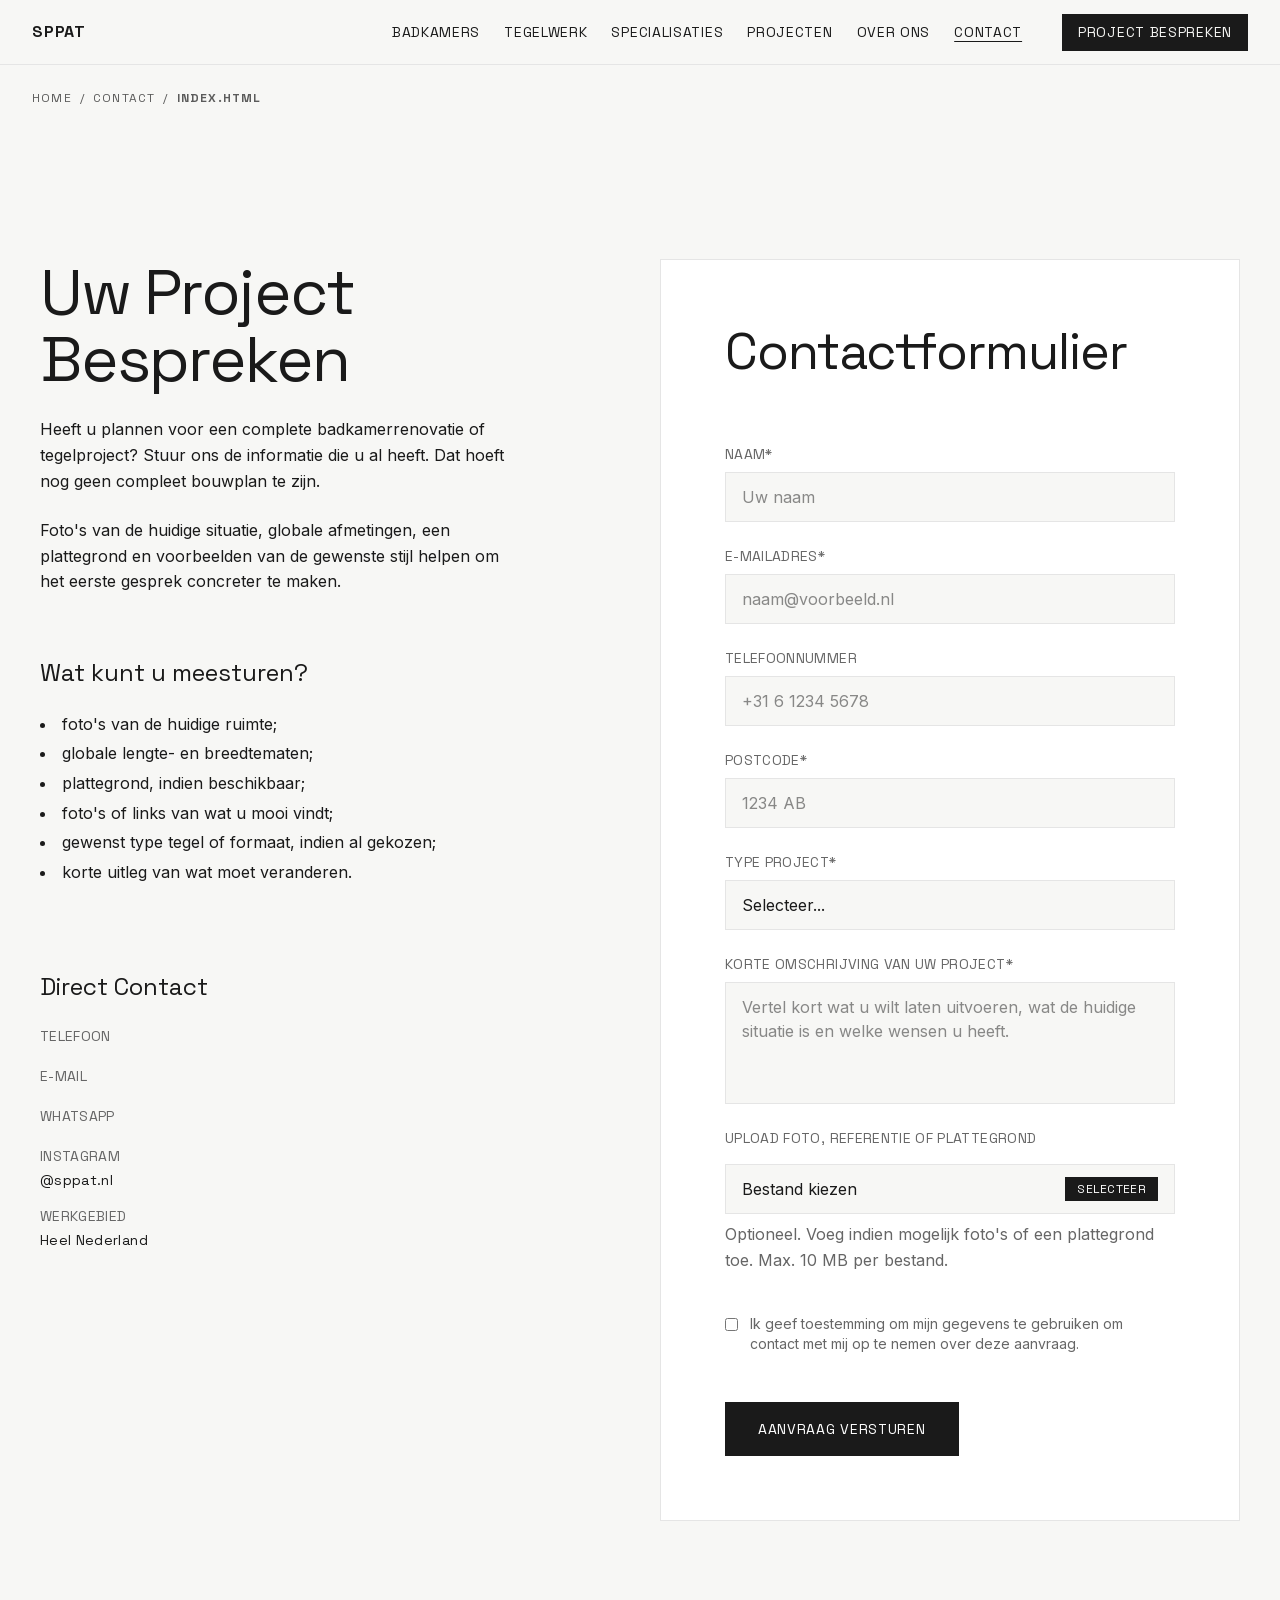
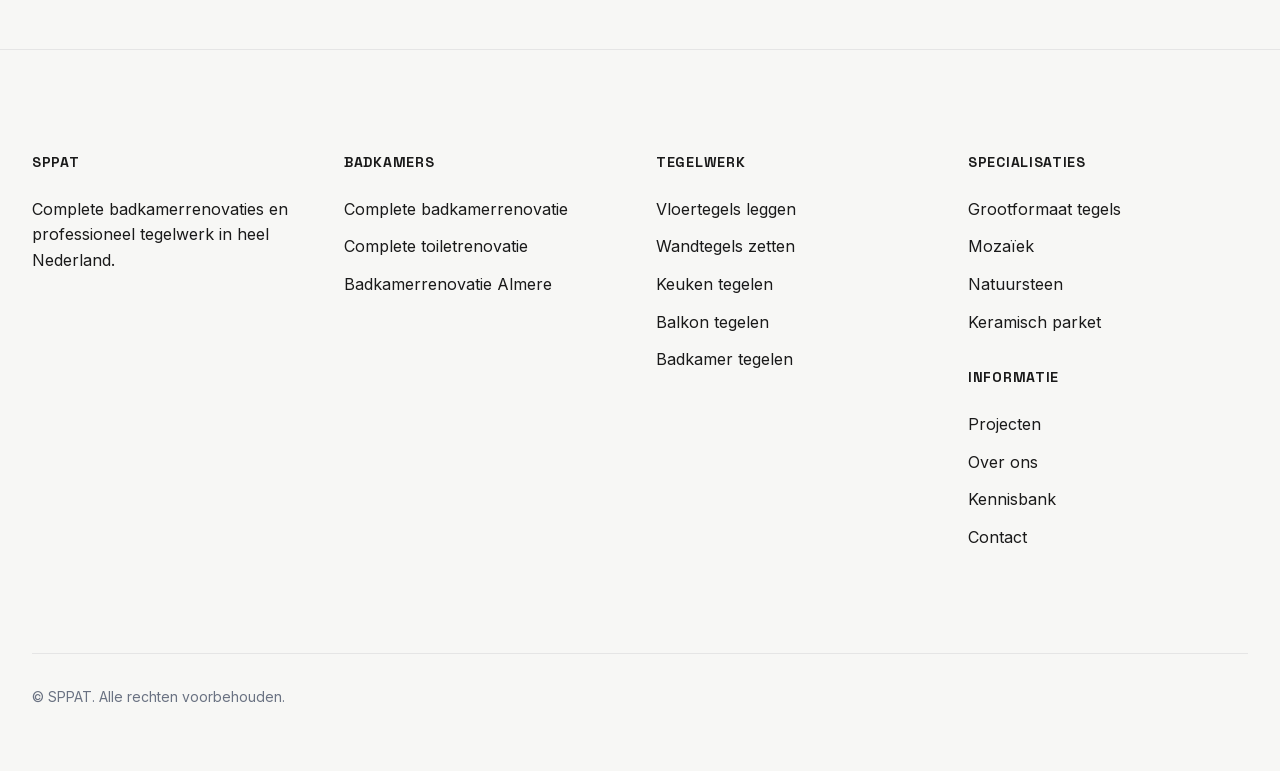
<file: contact/index.html>
<!DOCTYPE html><html lang="nl" class="space_grotesk_f76259d7-module__OldsZG__variable inter_fe8b9d92-module__LINzvG__variable h-full antialiased"><head><meta charSet="utf-8"/><meta name="viewport" content="width=device-width, initial-scale=1"/><link rel="preload" href="/_next/static/media/0c89a48fa5027cee-s.p.2cyn07wtgehh0.woff2" as="font" crossorigin="" type="font/woff2"/><link rel="preload" href="/_next/static/media/83afe278b6a6bb3c-s.p.2bn3s6zvc0dyp.woff2" as="font" crossorigin="" type="font/woff2"/><link rel="stylesheet" href="/_next/static/chunks/1rkklwnxbx78p.css" data-precedence="next"/><link rel="preload" as="script" fetchPriority="low" href="/_next/static/chunks/310vm2bl3xxpt.js"/><script src="/_next/static/chunks/19mx3mg6lkumu.js" async=""></script><script src="/_next/static/chunks/0bma92pht_c97.js" async=""></script><script src="/_next/static/chunks/344n2zhqbh4pn.js" async=""></script><script src="/_next/static/chunks/turbopack-154wuuf6u0_13.js" async=""></script><script src="/_next/static/chunks/1w-tnjwwrdrpd.js" async=""></script><script src="/_next/static/chunks/0c_u9qkiizbss.js" async=""></script><title>Contact | Badkamerrenovatie &amp; Tegelwerk Bespreken | SPPAT</title><meta name="description" content="Bespreek uw badkamer- of tegelproject met SPPAT. Stuur uw wensen, foto’s en afmetingen en geef ons een eerste beeld van het project."/><link rel="canonical" href="https://www.sppat.nl/contact/"/><link rel="icon" href="/favicon.ico?favicon.2vob68tjqpejf.ico" sizes="256x256" type="image/x-icon"/><meta name="next-size-adjust" content=""/><script src="/_next/static/chunks/0cz1d0mv5g_q7.js" noModule=""></script></head><body class="min-h-full flex flex-col font-inter bg-[#F7F7F5] text-[#1A1A1A]"><div hidden=""><!--$--><!--/$--></div><header class="sticky top-0 z-50 bg-[#F7F7F5] border-b border-[#E5E5E5]"><a href="#main-content" class="sr-only focus:not-sr-only focus:absolute focus:p-4 focus:bg-[#1A1A1A] focus:text-[#F7F7F5] z-[100]">Ga naar hoofdinhoud</a><div class="max-w-full w-full mx-auto px-5 lg:px-8 h-16 flex items-center justify-between"><a class="font-space font-bold uppercase tracking-[0.05em] text-[#1A1A1A] focus-visible:outline-2 focus-visible:outline-offset-4 focus-visible:outline-[#1A1A1A]" href="/">SPPAT</a><nav class="hidden lg:flex items-center gap-6"><a class="font-space text-[14px] uppercase tracking-[0.05em] text-[#1A1A1A] hover:underline decoration-1 underline-offset-4 focus-visible:outline-2 focus-visible:outline-offset-4 focus-visible:outline-[#1A1A1A] " href="/complete-badkamer-renovatie/">Badkamers</a><a class="font-space text-[14px] uppercase tracking-[0.05em] text-[#1A1A1A] hover:underline decoration-1 underline-offset-4 focus-visible:outline-2 focus-visible:outline-offset-4 focus-visible:outline-[#1A1A1A] " href="/tegelwerk/">Tegelwerk</a><a class="font-space text-[14px] uppercase tracking-[0.05em] text-[#1A1A1A] hover:underline decoration-1 underline-offset-4 focus-visible:outline-2 focus-visible:outline-offset-4 focus-visible:outline-[#1A1A1A] " href="/specialisaties/">Specialisaties</a><a class="font-space text-[14px] uppercase tracking-[0.05em] text-[#1A1A1A] hover:underline decoration-1 underline-offset-4 focus-visible:outline-2 focus-visible:outline-offset-4 focus-visible:outline-[#1A1A1A] " href="/projecten/">Projecten</a><a class="font-space text-[14px] uppercase tracking-[0.05em] text-[#1A1A1A] hover:underline decoration-1 underline-offset-4 focus-visible:outline-2 focus-visible:outline-offset-4 focus-visible:outline-[#1A1A1A] " href="/over-ons/">Over ons</a><a aria-current="page" class="font-space text-[14px] uppercase tracking-[0.05em] text-[#1A1A1A] hover:underline decoration-1 underline-offset-4 focus-visible:outline-2 focus-visible:outline-offset-4 focus-visible:outline-[#1A1A1A] underline" href="/contact/">Contact</a><a class="ml-4 font-space text-[14px] uppercase tracking-[0.05em] bg-[#1A1A1A] text-[#F7F7F5] px-4 py-2 hover:bg-[#333] transition-colors focus-visible:outline-2 focus-visible:outline-offset-4 focus-visible:outline-[#1A1A1A]" href="/contact/">Project bespreken</a></nav><button class="lg:hidden p-2 -mr-2 focus-visible:outline-2 focus-visible:outline-offset-4 focus-visible:outline-[#1A1A1A]" aria-label="Open menu" aria-expanded="false" aria-controls="mobile-menu"><svg xmlns="http://www.w3.org/2000/svg" width="24" height="24" viewBox="0 0 24 24" fill="none" stroke="currentColor" stroke-width="2" stroke-linecap="round" stroke-linejoin="round" class="lucide lucide-menu w-6 h-6 text-[#1A1A1A]" aria-hidden="true"><path d="M4 5h16"></path><path d="M4 12h16"></path><path d="M4 19h16"></path></svg></button></div></header><nav aria-label="Breadcrumb" class="w-full max-w-full mx-auto px-5 lg:px-8 py-space-sm"><ol class="hidden md:flex flex-wrap items-center gap-2 font-space text-[12px] uppercase tracking-widest text-[#1A1A1A] opacity-70"><li><a class="hover:opacity-100 transition-opacity" href="/">Home</a></li><li class="flex items-center gap-2 overflow-hidden text-ellipsis whitespace-nowrap"><span>/</span><span class="font-bold opacity-100 text-ellipsis overflow-hidden">Contact</span></li></ol><div class="flex md:hidden font-space text-[12px] uppercase tracking-widest text-[#1A1A1A] opacity-70"><a class="flex items-center gap-2 hover:opacity-100 transition-opacity" href="/"><span>←</span> Home</a></div></nav><div id="main-content" class="flex-grow"><main data-page="contact" class="w-full px-5 md:px-10 pt-space-xl pb-space-xl"><div class="grid grid-cols-4 md:grid-cols-12 gap-10 max-w-full mx-auto"><div class="col-span-4 md:col-span-5 flex flex-col gap-space-md"><div><h1 class="font-space text-[clamp(2.5rem,5vw,4.5rem)] leading-[1.05] tracking-[-0.03em] word-break-keep ">Uw Project Bespreken</h1><p class="mt-space-sm text-lg font-inter text-[#1A1A1A]">Heeft u plannen voor een complete badkamerrenovatie of tegelproject? Stuur ons de informatie die u al heeft. Dat hoeft nog geen compleet bouwplan te zijn.</p><p class="mt-space-sm text-lg font-inter text-[#1A1A1A]">Foto&#x27;s van de huidige situatie, globale afmetingen, een plattegrond en voorbeelden van de gewenste stijl helpen om het eerste gesprek concreter te maken.</p></div><div><h3 class="font-space text-[clamp(1.25rem,2vw,1.5rem)] leading-[1.2] tracking-[0em] word-break-keep text-xl">Wat kunt u meesturen?</h3><ul class="mt-space-sm font-inter text-[#1A1A1A] list-disc list-inside space-y-1"><li>foto&#x27;s van de huidige ruimte;</li><li>globale lengte- en breedtematen;</li><li>plattegrond, indien beschikbaar;</li><li>foto&#x27;s of links van wat u mooi vindt;</li><li>gewenst type tegel of formaat, indien al gekozen;</li><li>korte uitleg van wat moet veranderen.</li></ul></div><div class="font-space flex flex-col gap-4 text-sm tracking-wide mt-space-sm"><h3 class="font-space text-[clamp(1.25rem,2vw,1.5rem)] leading-[1.2] tracking-[0em] word-break-keep text-xl font-inter capitalize mb-2">Direct contact</h3><div><span class="text-[#666666] block mb-1">TELEFOON</span></div><div><span class="text-[#666666] block mb-1">E-MAIL</span></div><div><span class="text-[#666666] block mb-1">WHATSAPP</span></div><div><span class="text-[#666666] block mb-1">INSTAGRAM</span><span>@sppat.nl</span></div><div><span class="text-[#666666] block mb-1">WERKGEBIED</span><span>Heel Nederland</span></div></div></div><div class="col-span-4 md:col-span-6 md:col-start-7 bg-white p-space-md md:p-10 border border-[#E5E5E5] w-full"><h2 class="font-space text-[clamp(2rem,4vw,3.5rem)] leading-[1.1] tracking-[-0.02em] word-break-keep mb-space-md !text-[1.5rem] md:!text-[clamp(2rem,4vw,3.5rem)]">Contactformulier</h2><form class="flex flex-col gap-6" action="/api/placeholder" method="POST"><div class="flex flex-col gap-2"><label for="name" class="font-space text-sm uppercase tracking-wide text-[#666666]">Naam*</label><input type="text" id="name" required="" placeholder="Uw naam" class="bg-[#F7F7F5] border border-[#E5E5E5] px-4 py-3 outline-none focus:border-[#1A1A1A] transition-colors rounded-none"/></div><div class="flex flex-col gap-2"><label for="email" class="font-space text-sm uppercase tracking-wide text-[#666666]">E-mailadres*</label><input type="email" id="email" required="" placeholder="naam@voorbeeld.nl" class="bg-[#F7F7F5] border border-[#E5E5E5] px-4 py-3 outline-none focus:border-[#1A1A1A] transition-colors rounded-none"/></div><div class="flex flex-col gap-2"><label for="phone" class="font-space text-sm uppercase tracking-wide text-[#666666]">Telefoonnummer</label><input type="tel" id="phone" placeholder="+31 6 1234 5678" class="bg-[#F7F7F5] border border-[#E5E5E5] px-4 py-3 outline-none focus:border-[#1A1A1A] transition-colors rounded-none"/></div><div class="flex flex-col gap-2"><label for="postcode" class="font-space text-sm uppercase tracking-wide text-[#666666]">Postcode*</label><input type="text" id="postcode" required="" placeholder="1234 AB" class="bg-[#F7F7F5] border border-[#E5E5E5] px-4 py-3 outline-none focus:border-[#1A1A1A] transition-colors rounded-none"/></div><div class="flex flex-col gap-2"><label for="type" class="font-space text-sm uppercase tracking-wide text-[#666666]">Type project*</label><select id="type" required="" class="bg-[#F7F7F5] border border-[#E5E5E5] px-4 py-3 outline-none focus:border-[#1A1A1A] transition-colors rounded-none appearance-none"><option value="">Selecteer...</option><option value="complete">Complete badkamerrenovatie</option><option value="toilet">Toiletrenovatie</option><option value="tegelwerk">Tegelwerk</option><option value="xxl">Grootformaat / XXL</option><option value="mozaiek">Mozaïek</option><option value="natuursteen">Natuursteen</option><option value="parket">Keramisch parket</option><option value="anders">Anders</option></select></div><div class="flex flex-col gap-2"><label for="description" class="font-space text-sm uppercase tracking-wide text-[#666666]">Korte omschrijving van uw project*</label><textarea id="description" required="" rows="4" placeholder="Vertel kort wat u wilt laten uitvoeren, wat de huidige situatie is en welke wensen u heeft." class="bg-[#F7F7F5] border border-[#E5E5E5] px-4 py-3 outline-none focus:border-[#1A1A1A] transition-colors rounded-none resize-none"></textarea></div><div class="flex flex-col gap-2 relative"><span class="font-space text-sm uppercase tracking-wide text-[#666666]" id="upload-label">Upload foto, referentie of plattegrond</span><label for="file" tabindex="0" class="mt-2 flex items-center justify-between cursor-pointer bg-[#F7F7F5] border border-[#E5E5E5] hover:border-[#1A1A1A] focus:border-[#1A1A1A] focus:outline-none transition-colors px-4 py-3 w-full" aria-labelledby="upload-label upload-hint"><span class="text-[#1A1A1A] overflow-hidden text-ellipsis whitespace-nowrap">Bestand kiezen</span><span class="bg-[#1A1A1A] text-white px-3 py-1 text-xs font-space uppercase tracking-wide">Selecteer</span></label><input type="file" id="file" class="sr-only" tabindex="-1" aria-hidden="true"/><p id="upload-hint" class="text-xs text-[#666666]">Optioneel. Voeg indien mogelijk foto&#x27;s of een plattegrond toe. Max. 10 MB per bestand.</p></div><div class="flex gap-3 items-start mt-4"><input type="checkbox" id="privacy" required="" class="mt-1 flex-shrink-0"/><label for="privacy" class="text-sm text-[#666666]">Ik geef toestemming om mijn gegevens te gebruiken om contact met mij op te nemen over deze aanvraag.</label></div><button type="submit" class="mt-6 bg-[#1A1A1A] text-white px-8 py-4 font-space uppercase tracking-wider text-sm hover:bg-black transition-colors self-start border border-[#1A1A1A]">Aanvraag versturen</button></form></div></div></main><!--$--><!--/$--></div><script type="application/ld+json">{"@context":"https://schema.org","@type":"LocalBusiness","name":"SPPAT","url":"https://www.sppat.nl","areaServed":"Nederland"}</script><footer class="border-t border-[#E5E5E5] bg-[#F7F7F5] pt-space-lg pb-space-md mt-auto"><div class="max-w-full mx-auto px-5 lg:px-8"><div class="grid grid-cols-1 md:grid-cols-2 lg:grid-cols-4 gap-space-md lg:gap-8"><div class="flex flex-col gap-4"><h3 class="font-space text-[14px] uppercase tracking-[0.05em] font-bold mb-2">SPPAT</h3><p class="font-inter text-body leading-[1.6]">Complete badkamerrenovaties en professioneel tegelwerk in heel Nederland.</p><div class="font-inter text-body leading-[1.6] flex flex-col gap-1 mt-2"></div></div><div class="flex flex-col gap-4"><h3 class="font-space text-[14px] uppercase tracking-[0.05em] font-bold mb-2">Badkamers</h3><div class="flex flex-col gap-3 font-inter text-body leading-[1.6]"><a class="hover:underline" href="/complete-badkamer-renovatie/">Complete badkamerrenovatie</a><a class="hover:underline" href="/complete-badkamer-renovatie/#toiletrenovatie">Complete toiletrenovatie</a><a class="hover:underline" href="/complete-badkamer-renovatie/almere/">Badkamerrenovatie Almere</a></div></div><div class="flex flex-col gap-4"><h3 class="font-space text-[14px] uppercase tracking-[0.05em] font-bold mb-2">Tegelwerk</h3><div class="flex flex-col gap-3 font-inter text-body leading-[1.6]"><a class="hover:underline" href="/tegelwerk/#vloertegels">Vloertegels leggen</a><a class="hover:underline" href="/tegelwerk/#wandtegels">Wandtegels zetten</a><a class="hover:underline" href="/tegelwerk/#keuken">Keuken tegelen</a><a class="hover:underline" href="/tegelwerk/#balkon">Balkon tegelen</a><a class="hover:underline" href="/tegelwerk/#badkamer">Badkamer tegelen</a></div></div><div class="flex flex-col gap-8"><div class="flex flex-col gap-4"><h3 class="font-space text-[14px] uppercase tracking-[0.05em] font-bold mb-2">Specialisaties</h3><div class="flex flex-col gap-3 font-inter text-body leading-[1.6]"><a class="hover:underline" href="/specialisaties/#grootformaat">Grootformaat tegels</a><a class="hover:underline" href="/specialisaties/#mozaiek">Mozaïek</a><a class="hover:underline" href="/specialisaties/#natuursteen">Natuursteen</a><a class="hover:underline" href="/specialisaties/#keramisch-parket">Keramisch parket</a></div></div><div class="flex flex-col gap-4"><h3 class="font-space text-[14px] uppercase tracking-[0.05em] font-bold mb-2">Informatie</h3><div class="flex flex-col gap-3 font-inter text-body leading-[1.6]"><a class="hover:underline" href="/projecten/">Projecten</a><a class="hover:underline" href="/over-ons/">Over ons</a><a class="hover:underline" href="/kennisbank/">Kennisbank</a><a class="hover:underline" href="/contact/">Contact</a></div></div></div></div><div class="mt-space-lg pt-8 border-t border-[#E5E5E5]"><p class="font-inter text-[14px] text-gray-500">© SPPAT. Alle rechten voorbehouden.</p></div></div></footer><script src="/_next/static/chunks/310vm2bl3xxpt.js" id="_R_" async=""></script><script>(self.__next_f=self.__next_f||[]).push([0])</script><script>self.__next_f.push([1,"1:\"$Sreact.fragment\"\n2:I[2971,[\"/_next/static/chunks/1w-tnjwwrdrpd.js\"],\"Header\"]\n3:I[7335,[\"/_next/static/chunks/1w-tnjwwrdrpd.js\"],\"Breadcrumbs\"]\n4:I[39756,[\"/_next/static/chunks/1w-tnjwwrdrpd.js\"],\"default\"]\n5:I[37457,[\"/_next/static/chunks/1w-tnjwwrdrpd.js\"],\"default\"]\n6:I[22016,[\"/_next/static/chunks/1w-tnjwwrdrpd.js\"],\"\"]\ne:I[68027,[\"/_next/static/chunks/1w-tnjwwrdrpd.js\"],\"default\",1]\n:HL[\"/_next/static/chunks/1rkklwnxbx78p.css\",\"style\"]\n:HL[\"/_next/static/media/0c89a48fa5027cee-s.p.2cyn07wtgehh0.woff2\",\"font\",{\"crossOrigin\":\"\",\"type\":\"font/woff2\"}]\n:HL[\"/_next/static/media/83afe278b6a6bb3c-s.p.2bn3s6zvc0dyp.woff2\",\"font\",{\"crossOrigin\":\"\",\"type\":\"font/woff2\"}]\n0:{\"P\":null,\"c\":[\"\",\"contact\",\"\"],\"q\":\"\",\"i\":false,\"f\":[[[\"\",{\"children\":[\"contact\",{\"children\":[\"__PAGE__\",{},\"$undefined\",\"$undefined\",4608]},\"$undefined\",\"$undefined\",4608]},\"$undefined\",\"$undefined\",4624],[[\"$\",\"$1\",\"c\",{\"children\":[[[\"$\",\"link\",\"0\",{\"rel\":\"stylesheet\",\"href\":\"/_next/static/chunks/1rkklwnxbx78p.css\",\"precedence\":\"next\",\"crossOrigin\":\"$undefined\",\"nonce\":\"$undefined\"}],[\"$\",\"script\",\"script-0\",{\"src\":\"/_next/static/chunks/1w-tnjwwrdrpd.js\",\"async\":true,\"nonce\":\"$undefined\"}]],[\"$\",\"html\",null,{\"lang\":\"nl\",\"className\":\"space_grotesk_f76259d7-module__OldsZG__variable inter_fe8b9d92-module__LINzvG__variable h-full antialiased\",\"children\":[\"$\",\"body\",null,{\"className\":\"min-h-full flex flex-col font-inter bg-[#F7F7F5] text-[#1A1A1A]\",\"children\":[[\"$\",\"$L2\",null,{}],[\"$\",\"$L3\",null,{}],[\"$\",\"div\",null,{\"id\":\"main-content\",\"className\":\"flex-grow\",\"children\":[\"$\",\"$L4\",null,{\"parallelRouterKey\":\"children\",\"error\":\"$undefined\",\"errorStyles\":\"$undefined\",\"errorScripts\":\"$undefined\",\"template\":[\"$\",\"$L5\",null,{}],\"templateStyles\":\"$undefined\",\"templateScripts\":\"$undefined\",\"notFound\":[[[\"$\",\"title\",null,{\"children\":\"404: This page could not be found.\"}],[\"$\",\"div\",null,{\"style\":{\"fontFamily\":\"system-ui,\\\"Segoe UI\\\",Roboto,Helvetica,Arial,sans-serif,\\\"Apple Color Emoji\\\",\\\"Segoe UI Emoji\\\"\",\"height\":\"100vh\",\"textAlign\":\"center\",\"display\":\"flex\",\"flexDirection\":\"column\",\"alignItems\":\"center\",\"justifyContent\":\"center\"},\"children\":[\"$\",\"div\",null,{\"children\":[[\"$\",\"style\",null,{\"dangerouslySetInnerHTML\":{\"__html\":\"body{color:#000;background:#fff;margin:0}.next-error-h1{border-right:1px solid rgba(0,0,0,.3)}@media (prefers-color-scheme:dark){body{color:#fff;background:#000}.next-error-h1{border-right:1px solid rgba(255,255,255,.3)}}\"}}],[\"$\",\"h1\",null,{\"className\":\"next-error-h1\",\"style\":{\"display\":\"inline-block\",\"margin\":\"0 20px 0 0\",\"padding\":\"0 23px 0 0\",\"fontSize\":24,\"fontWeight\":500,\"verticalAlign\":\"top\",\"lineHeight\":\"49px\"},\"children\":404}],[\"$\",\"div\",null,{\"style\":{\"display\":\"inline-block\"},\"children\":[\"$\",\"h2\",null,{\"style\":{\"fontSize\":14,\"fontWeight\":400,\"lineHeight\":\"49px\",\"margin\":0},\"children\":\"This page could not be found.\"}]}]]}]}]],[]],\"forbidden\":\"$undefined\",\"unauthorized\":\"$undefined\"}]}],[\"$\",\"script\",null,{\"type\":\"application/ld+json\",\"dangerouslySetInnerHTML\":{\"__html\":\"{\\\"@context\\\":\\\"https://schema.org\\\",\\\"@type\\\":\\\"LocalBusiness\\\",\\\"name\\\":\\\"SPPAT\\\",\\\"url\\\":\\\"https://www.sppat.nl\\\",\\\"areaServed\\\":\\\"Nederland\\\"}\"}}],[\"$\",\"footer\",null,{\"className\":\"border-t border-[#E5E5E5] bg-[#F7F7F5] pt-space-lg pb-space-md mt-auto\",\"children\":[\"$\",\"div\",null,{\"className\":\"max-w-full mx-auto px-5 lg:px-8\",\"children\":[[\"$\",\"div\",null,{\"className\":\"grid grid-cols-1 md:grid-cols-2 lg:grid-cols-4 gap-space-md lg:gap-8\",\"children\":[[\"$\",\"div\",null,{\"className\":\"flex flex-col gap-4\",\"children\":[[\"$\",\"h3\",null,{\"className\":\"font-space text-[14px] uppercase tracking-[0.05em] font-bold mb-2\",\"children\":\"SPPAT\"}],[\"$\",\"p\",null,{\"className\":\"font-inter text-body leading-[1.6]\",\"children\":\"Complete badkamerrenovaties en professioneel tegelwerk in heel Nederland.\"}],[\"$\",\"div\",null,{\"className\":\"font-inter text-body leading-[1.6] flex flex-col gap-1 mt-2\",\"children\":[null,null,null,null]}]]}],[\"$\",\"div\",null,{\"className\":\"flex flex-col gap-4\",\"children\":[[\"$\",\"h3\",null,{\"className\":\"font-space text-[14px] uppercase tracking-[0.05em] font-bold mb-2\",\"children\":\"Badkamers\"}],[\"$\",\"div\",null,{\"className\":\"flex flex-col gap-3 font-inter text-body leading-[1.6]\",\"children\":[[\"$\",\"$L6\",null,{\"href\":\"/complete-badkamer-renovatie/\",\"className\":\"hover:underline\",\"children\":\"Complete badkamerrenovatie\"}],[\"$\",\"$L6\",null,{\"href\":\"/complete-badkamer-renovatie/#toiletrenovatie\",\"className\":\"hover:underline\",\"children\":\"Complete toiletrenovatie\"}],[\"$\",\"$L6\",null,{\"href\":\"/complete-badkamer-renovatie/almere/\",\"className\":\"hover:underline\",\"children\":\"Badkamerrenovatie Almere\"}]]}]]}],[\"$\",\"div\",null,{\"className\":\"flex flex-col gap-4\",\"children\":[[\"$\",\"h3\",null,{\"className\":\"font-space text-[14px] uppercase tracking-[0.05em] font-bold mb-2\",\"children\":\"Tegelwerk\"}],[\"$\",\"div\",null,{\"className\":\"flex flex-col gap-3 font-inter text-body leading-[1.6]\",\"children\":[[\"$\",\"$L6\",null,{\"href\":\"/tegelwerk/#vloertegels\",\"className\":\"hover:underline\",\"children\":\"Vloertegels leggen\"}],[\"$\",\"$L6\",null,{\"href\":\"/tegelwerk/#wandtegels\",\"className\":\"hover:underline\",\"children\":\"Wandtegels zetten\"}],[\"$\",\"$L6\",null,{\"href\":\"/tegelwerk/#keuken\",\"className\":\"hover:underline\",\"children\":\"Keuken tegelen\"}],\"$L7\",\"$L8\"]}]]}],\"$L9\"]}],\"$La\"]}]}]]}]}]]}],{\"children\":[\"$Lb\",{\"children\":[\"$Lc\",{},null,false,null]},null,false,null]},null,false,null],\"$Ld\",false]],\"m\":\"$undefined\",\"G\":[\"$e\",[\"$Lf\"]],\"S\":true,\"h\":null,\"r\":\"$undefined\",\"s\":\"$undefined\",\"a\":\"$undefined\",\"l\":\"$undefined\",\"p\":\"$undefined\",\"d\":\"$undefined\",\"b\":\"UzCiHNYJDGdKNgG8ju-Is\"}\n10:I[47257,[\"/_next/static/chunks/1w-tnjwwrdrpd.js\"],\"ClientPageRoot\"]\n11:I[78299,[\"/_next/static/chunks/1w-tnjwwrdrpd.js\",\"/_next/static/chunks/0c_u9qkiizbss.js\"],\"default\"]\n14:I[97367,[\"/_next/static/chunks/1w-tnjwwrdrpd.js\"],\"OutletBoundary\"]\n15:\"$Sreact.suspense\"\n17:I[97367,[\"/_next/static/chunks/1w-tnjwwrdrpd.js\"],\"ViewportBoundary\"]\n19:I[97367,[\"/_next/static/chunks/1w-tnjwwrdrpd.js\"],\"MetadataBoundary\"]\n7:[\"$\",\"$L6\",null,{\"href\":\"/tegelwerk/#balkon\",\"className\":\"hover:underline\",\"children\":\"Balkon tegelen\"}]\n8:[\"$\",\"$L6\",null,{\"href\":\"/tegelwerk/#badkamer\",\"className\":\"hover:underline\",\"children\":\"Badkamer tegelen\"}]\n9:[\"$\",\"div\",null,{\"className\":\"flex flex-col gap-8\",\"children\":[[\"$\",\"div\",null,{\"className\":\"flex flex-col gap-4\",\"children\":[[\"$\",\"h3\",null,{\"className\":\"font-space text-[14px] uppercase tracking-[0.05em] font-bold mb-2\",\"children\":\"Specialisaties\"}],[\"$\",\"div\",null,{\"className\":\"flex flex-col gap-3 font-inter text-body leading-[1.6]\",\"children\":[[\"$\",\"$L6\",null,{\"href\":\"/specialisaties/#grootformaat\",\"className\":\"hover:underline\",\"children\":\"Grootformaat tegels\"}],[\"$\",\"$L6\",null,{\"href\":\"/specialisaties/#mozaiek\",\"className\":\"hover:underline\",\"children\":\"Mozaïek\"}],[\"$\",\"$L6\",null,{\"href\":\"/specialisaties/#natuursteen\",\"className\":\"hover:underline\",\"children\":\"Natuursteen\"}],[\"$\",\"$L6\",null,{\"href\":\"/specialisaties/#keramisch-parket\",\"className\":\"hover:underline\",\"children\":\"Keramisch parket\"}]]}]]}],[\"$\",\"div\",null,{\"className\":\"flex flex-col gap-4\",\"children\":[[\"$\",\"h3\",null,{\"className\":\"font-space text-[14px] uppercase tracking-[0.05em] font-bold mb-2\",\"children\":\"Informatie\"}],[\"$\",\"div\",null,{\"className\":\"flex flex-col gap-3 font-inter text-body leading-[1.6]\",\"children\":[[\"$\",\"$L6\",null,{\"href\":\"/projecten/\",\"className\":\"hover:underline\",\"children\":\"Projecten\"}],[\"$\",\"$L6\",null,{\"href\":\"/over-ons/\",\"className\":\"hover:underline\",\"children\":\"Over ons\"}],[\"$\",\"$L6\",null,{\"href\":\"/kennisbank/\",\"className\":\"hover:underline\",\"children\":\"Kennisbank\"}],[\"$\",\"$L6\",null,{\"href\":\"/contact/\",\"className\":\"hover:underline\",\"children\":\"Contact\"}]]}]]}]]}]\na:[\"$\",\"div\",null,{\"className\":\"mt-space-lg pt-8 border-t border-[#E5E5E5]\",\"children\":[\"$\",\"p\",null,{\"className\":\"font-inter text-[14px] text-gray-500\",\"children\":\"© SPPAT. Alle rechten voorbehouden.\"}]}]\nb:[\"$\",\"$1\",\"c\",{\"children\":[null,[\"$\",\"$L4\",null,{\"parallelRouterKey\":\"children\",\"error\":\"$undefined\",\"errorStyles\":\"$undefined\",\"errorScripts\":\"$undefined\",\"template\":[\"$\",\"$L5\",null,{}],\"templateStyles\":\"$undefined\",\"templateScripts\":\"$undefined\",\"notFound\":\"$undefined\",\"forbidden\":\"$undefined\",\"unauthorized\":\"$undefined\"}]]}]\nc:[\"$\",\"$1\",\"c\",{\"children\":[[\"$\",\"$L10\",null,{\"Component\":\"$11\",\"serverProvidedParams\":{\"searchParams\":{},\"params\":{},\"promises\":[\"$@12\",\"$@13\"]}}],[[\"$\",\"script\",\"script-0\",{\"src\":\"/_next/static/chunks/0c_u9qkiizbss.js\",\"async\":true,\"nonce\":\"$undefined\"}]],[\"$\",\"$L14\",null,{\"children\":[\"$\",\"$15\",null,{\"name\":\"Next.MetadataOutlet\",\"children\":\"$@16\"}]}]]}]\nd:[\"$\",\"$1\",\"h\",{\"children\":[null,[\"$\",\"$L17\",null,{\"children\":\"$L18\"}],[\"$\",\"div\",null,{\"hidden\":true,\"children\":[\"$\",\"$L19\",null,{\"children\":[\"$\",\"$15\",null,{\"name\":\"Next.Metadata\",\"children\":\"$L1a\"}]}]}],[\"$\",\"meta\",null,{\"name\":\"next-size-adjust\",\"content\":\"\"}]]}]\nf:[\"$\",\"link\",\"0\",{\"rel\":\"stylesheet\",\"href\":\"/_next/static/chunks/1rkklwnxbx78p.css\",\"precedence\":\"next\",\"crossOrigin\":\"$undefined\",\"nonce\":\"$undefined\"}]\n12:{}\n13:\"$c:props:children:0:props:serverProvidedParams:params\"\n18:[[\"$\",\"meta\",\"0\",{\"charSet\":\"utf-8\"}],[\"$\",\"meta\",\"1\",{\"name\":\"viewport\",\"content\":\"width=device-width, initial-scale=1\"}]]\n1b:I[27201,[\"/_next/static/chunks/1w-tnjwwrdrpd.js\"],\"IconMark\"]\n16:null\n1a:[[\"$\",\"title\",\"0\",{\"children\":\"Contact | Badkamerrenovatie \u0026 Tegelwerk Bespreken | SPPAT\"}],[\"$\",\"meta\",\"1\",{\"name\":\"description\",\"content\":\"Bespreek uw badkamer- of tegelproject met SPPAT. Stuur uw wensen, foto’s en afmetingen en geef ons een eerste beeld van het project.\"}],[\"$\",\"link\",\"2\",{\"rel\":\"canonical\",\"href\":\"https://www.sppat.nl/contact/\"}],[\"$\",\"link\",\"3\",{\"rel\":\"icon\",\"href\":\"/favicon.ico?favicon.2vob68tjqpejf.ico\",\"sizes\":\"256x256\",\"type\":\"image/x-icon\"}],[\"$\",\"$L1b\",\"4\",{}]]\n"])</script></body></html>
</file>
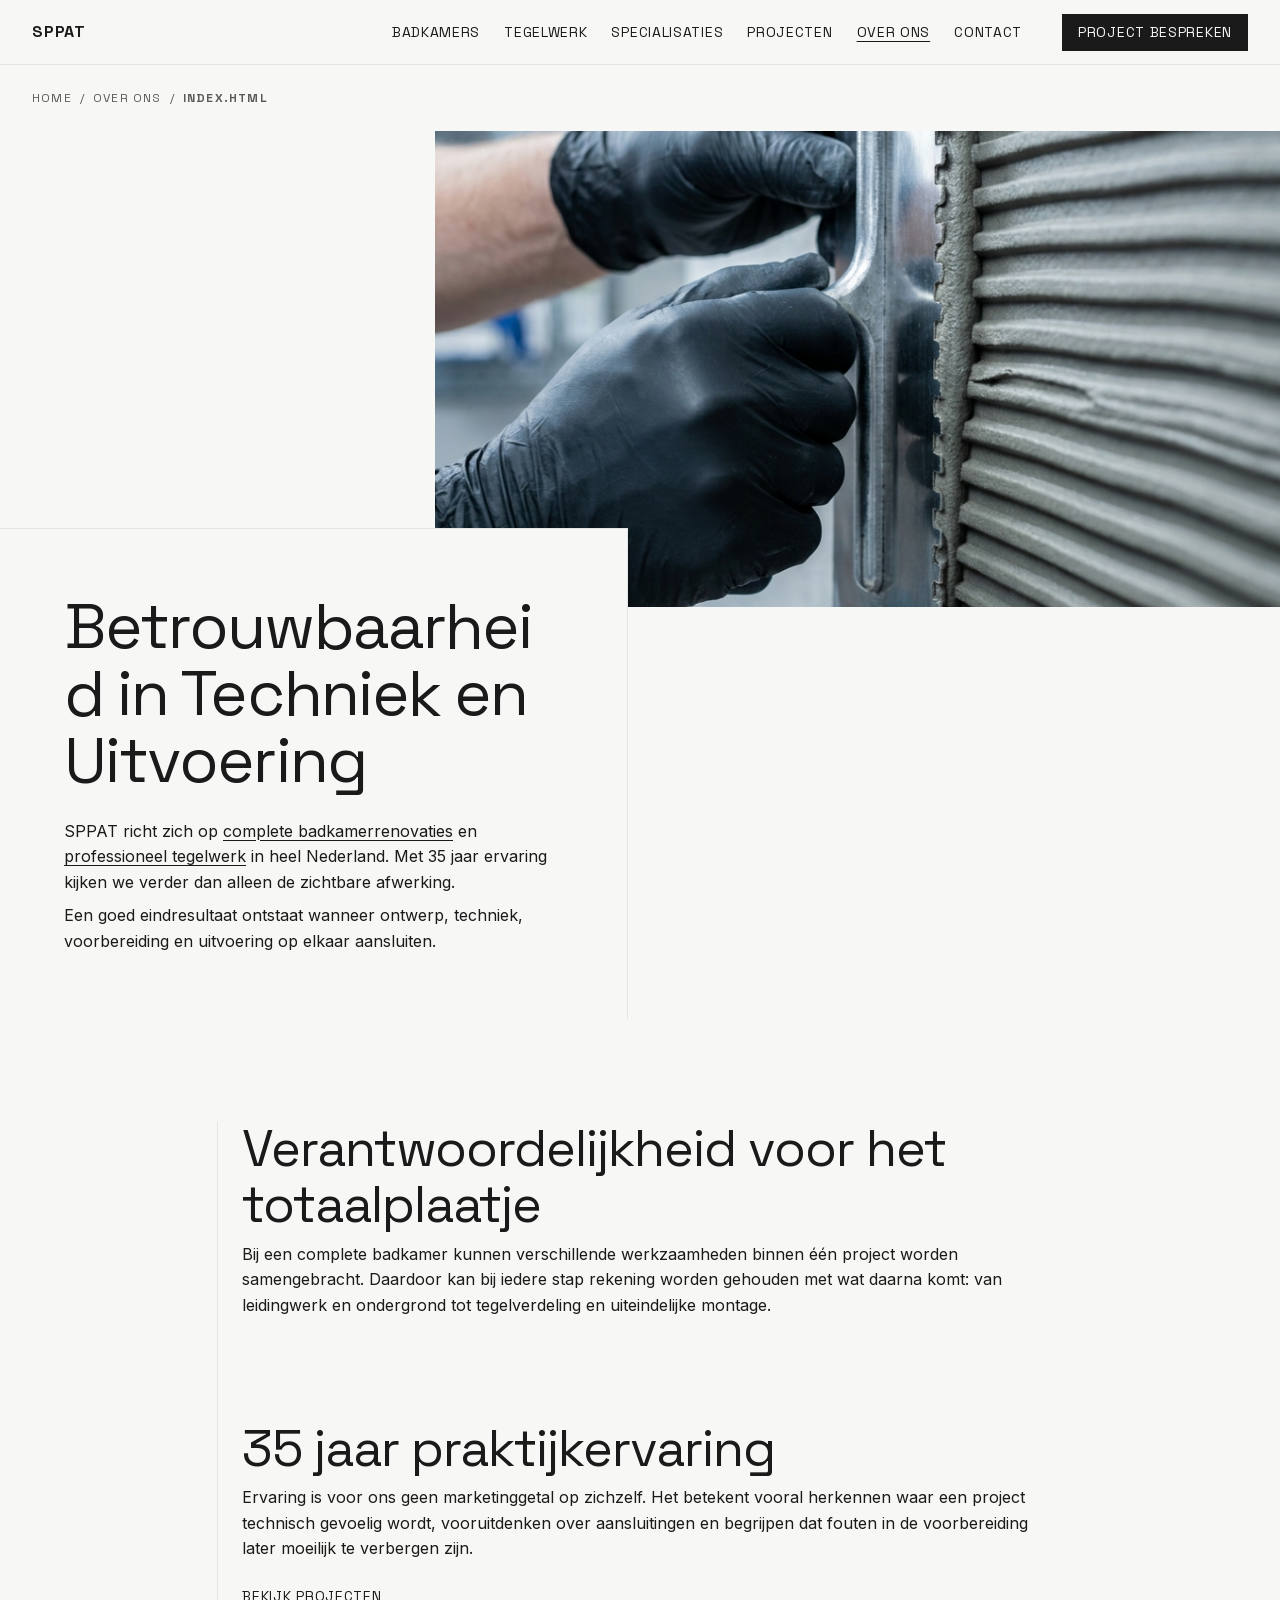
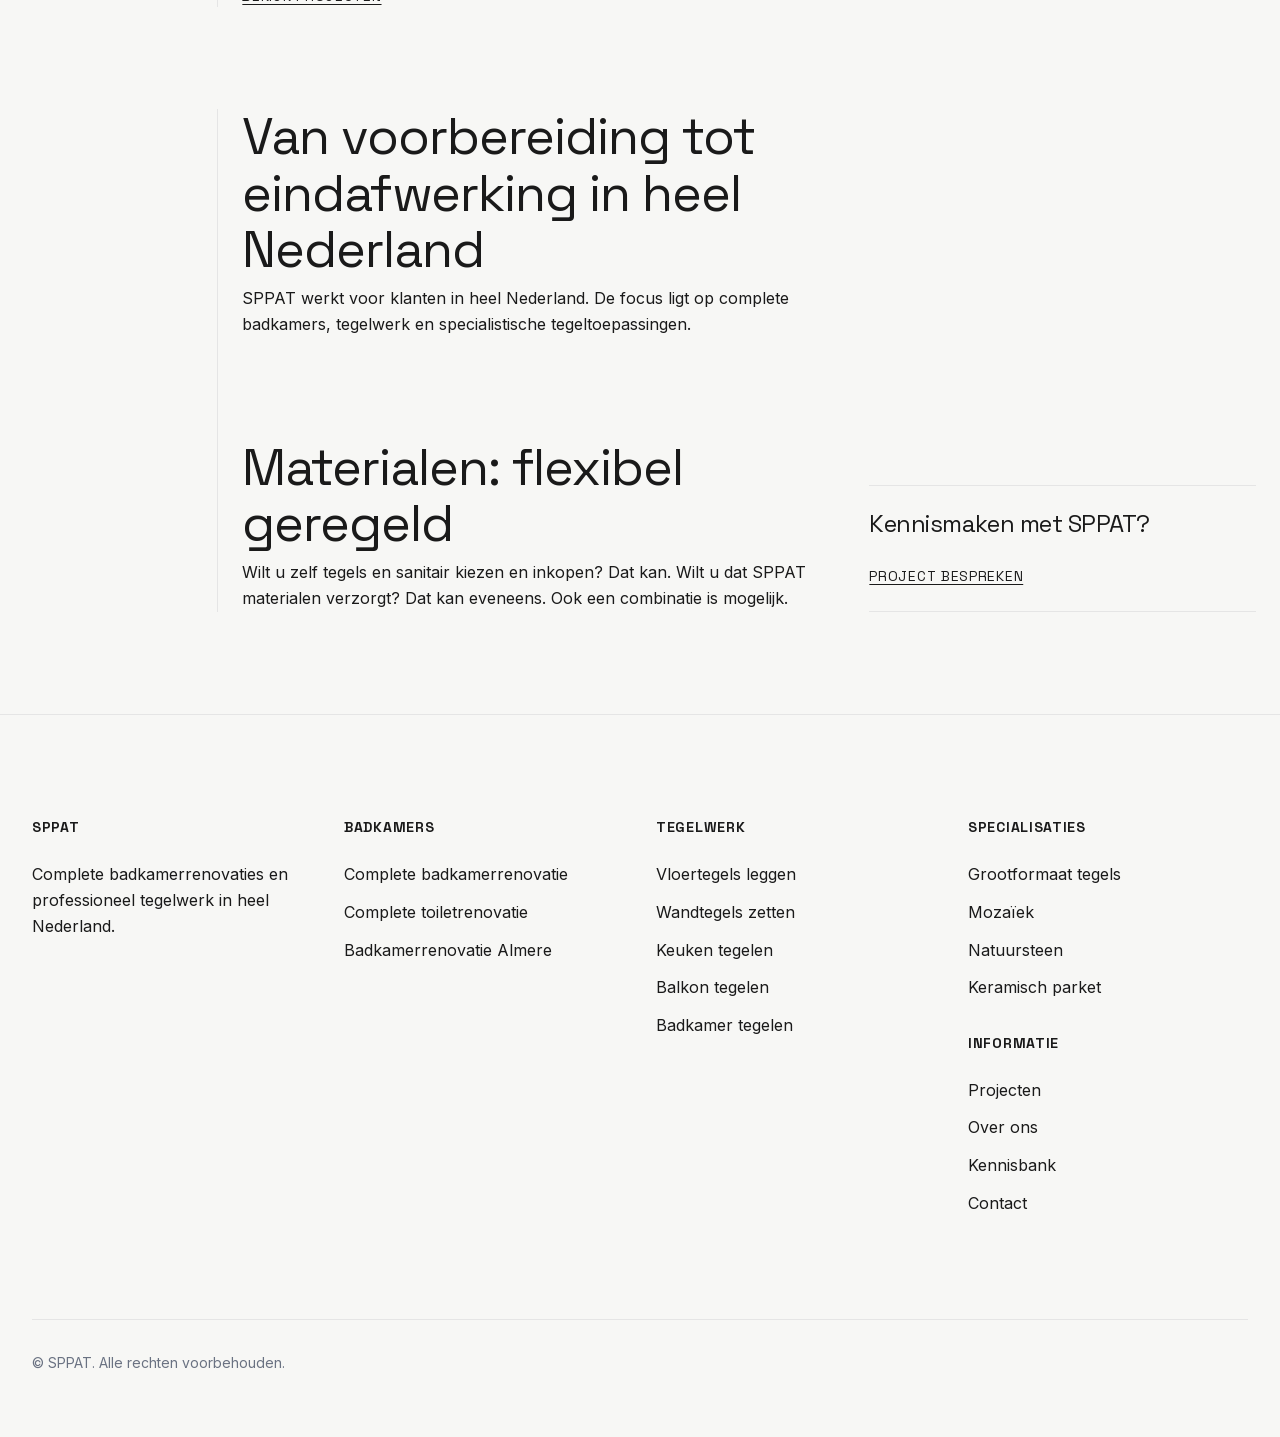
<file: over-ons/index.html>
<!DOCTYPE html><html lang="nl" class="space_grotesk_f76259d7-module__OldsZG__variable inter_fe8b9d92-module__LINzvG__variable h-full antialiased"><head><meta charSet="utf-8"/><meta name="viewport" content="width=device-width, initial-scale=1"/><link rel="preload" href="/_next/static/media/0c89a48fa5027cee-s.p.2cyn07wtgehh0.woff2" as="font" crossorigin="" type="font/woff2"/><link rel="preload" href="/_next/static/media/83afe278b6a6bb3c-s.p.2bn3s6zvc0dyp.woff2" as="font" crossorigin="" type="font/woff2"/><link rel="stylesheet" href="/_next/static/chunks/1rkklwnxbx78p.css" data-precedence="next"/><link rel="stylesheet" href="/_next/static/chunks/2prvf16sb_qkj.css" data-precedence="next"/><link rel="preload" as="script" fetchPriority="low" href="/_next/static/chunks/310vm2bl3xxpt.js"/><script src="/_next/static/chunks/19mx3mg6lkumu.js" async=""></script><script src="/_next/static/chunks/0bma92pht_c97.js" async=""></script><script src="/_next/static/chunks/344n2zhqbh4pn.js" async=""></script><script src="/_next/static/chunks/turbopack-154wuuf6u0_13.js" async=""></script><script src="/_next/static/chunks/1w-tnjwwrdrpd.js" async=""></script><title>Over SPPAT | 35 Jaar Ervaring in Renovatie &amp; Tegelwerk</title><meta name="description" content="Maak kennis met SPPAT: 35 jaar ervaring, complete badkamerrenovaties en professioneel tegelwerk voor klanten in heel Nederland."/><link rel="canonical" href="https://www.sppat.nl/over-ons/"/><link rel="icon" href="/favicon.ico?favicon.2vob68tjqpejf.ico" sizes="256x256" type="image/x-icon"/><meta name="next-size-adjust" content=""/><script src="/_next/static/chunks/0cz1d0mv5g_q7.js" noModule=""></script></head><body class="min-h-full flex flex-col font-inter bg-[#F7F7F5] text-[#1A1A1A]"><div hidden=""><!--$--><!--/$--></div><header class="sticky top-0 z-50 bg-[#F7F7F5] border-b border-[#E5E5E5]"><a href="#main-content" class="sr-only focus:not-sr-only focus:absolute focus:p-4 focus:bg-[#1A1A1A] focus:text-[#F7F7F5] z-[100]">Ga naar hoofdinhoud</a><div class="max-w-full w-full mx-auto px-5 lg:px-8 h-16 flex items-center justify-between"><a class="font-space font-bold uppercase tracking-[0.05em] text-[#1A1A1A] focus-visible:outline-2 focus-visible:outline-offset-4 focus-visible:outline-[#1A1A1A]" href="/">SPPAT</a><nav class="hidden lg:flex items-center gap-6"><a class="font-space text-[14px] uppercase tracking-[0.05em] text-[#1A1A1A] hover:underline decoration-1 underline-offset-4 focus-visible:outline-2 focus-visible:outline-offset-4 focus-visible:outline-[#1A1A1A] " href="/complete-badkamer-renovatie/">Badkamers</a><a class="font-space text-[14px] uppercase tracking-[0.05em] text-[#1A1A1A] hover:underline decoration-1 underline-offset-4 focus-visible:outline-2 focus-visible:outline-offset-4 focus-visible:outline-[#1A1A1A] " href="/tegelwerk/">Tegelwerk</a><a class="font-space text-[14px] uppercase tracking-[0.05em] text-[#1A1A1A] hover:underline decoration-1 underline-offset-4 focus-visible:outline-2 focus-visible:outline-offset-4 focus-visible:outline-[#1A1A1A] " href="/specialisaties/">Specialisaties</a><a class="font-space text-[14px] uppercase tracking-[0.05em] text-[#1A1A1A] hover:underline decoration-1 underline-offset-4 focus-visible:outline-2 focus-visible:outline-offset-4 focus-visible:outline-[#1A1A1A] " href="/projecten/">Projecten</a><a aria-current="page" class="font-space text-[14px] uppercase tracking-[0.05em] text-[#1A1A1A] hover:underline decoration-1 underline-offset-4 focus-visible:outline-2 focus-visible:outline-offset-4 focus-visible:outline-[#1A1A1A] underline" href="/over-ons/">Over ons</a><a class="font-space text-[14px] uppercase tracking-[0.05em] text-[#1A1A1A] hover:underline decoration-1 underline-offset-4 focus-visible:outline-2 focus-visible:outline-offset-4 focus-visible:outline-[#1A1A1A] " href="/contact/">Contact</a><a class="ml-4 font-space text-[14px] uppercase tracking-[0.05em] bg-[#1A1A1A] text-[#F7F7F5] px-4 py-2 hover:bg-[#333] transition-colors focus-visible:outline-2 focus-visible:outline-offset-4 focus-visible:outline-[#1A1A1A]" href="/contact/">Project bespreken</a></nav><button class="lg:hidden p-2 -mr-2 focus-visible:outline-2 focus-visible:outline-offset-4 focus-visible:outline-[#1A1A1A]" aria-label="Open menu" aria-expanded="false" aria-controls="mobile-menu"><svg xmlns="http://www.w3.org/2000/svg" width="24" height="24" viewBox="0 0 24 24" fill="none" stroke="currentColor" stroke-width="2" stroke-linecap="round" stroke-linejoin="round" class="lucide lucide-menu w-6 h-6 text-[#1A1A1A]" aria-hidden="true"><path d="M4 5h16"></path><path d="M4 12h16"></path><path d="M4 19h16"></path></svg></button></div></header><nav aria-label="Breadcrumb" class="w-full max-w-full mx-auto px-5 lg:px-8 py-space-sm"><ol class="hidden md:flex flex-wrap items-center gap-2 font-space text-[12px] uppercase tracking-widest text-[#1A1A1A] opacity-70"><li><a class="hover:opacity-100 transition-opacity" href="/">Home</a></li><li class="flex items-center gap-2 overflow-hidden text-ellipsis whitespace-nowrap"><span>/</span><span class="font-bold opacity-100 text-ellipsis overflow-hidden">Over Ons</span></li></ol><div class="flex md:hidden font-space text-[12px] uppercase tracking-widest text-[#1A1A1A] opacity-70"><a class="flex items-center gap-2 hover:opacity-100 transition-opacity" href="/"><span>←</span> Home</a></div></nav><div id="main-content" class="flex-grow"><main class="about-module__NRMn0W__page"><section class="about-module__NRMn0W__hero"><div class="relative   about-module__NRMn0W__heroImage " data-media-id="ABOUT-01"><picture class="block w-full h-full "><img src="/images/raw/Generated Image September 10, 2026 - 11_53PM.jpg" alt="Handen met een getande lijmkam die tegellijm op een wand verdelen" class="w-full h-full object-cover block" style="object-position:50% 50%" loading="eager" fetchPriority="high" data-media-id="ABOUT-01"/></picture></div><div class="about-module__NRMn0W__heroCopy"><h1 class="font-space text-[clamp(2.5rem,5vw,4.5rem)] leading-[1.05] tracking-[-0.03em] word-break-keep ">Betrouwbaarheid in Techniek en Uitvoering</h1><p class="mt-space-sm text-lg text-[#1A1A1A] font-inter">SPPAT richt zich op <a class="about-module__NRMn0W__contextLink" href="/complete-badkamer-renovatie/">complete badkamerrenovaties</a> en <a class="about-module__NRMn0W__contextLink" href="/tegelwerk/">professioneel tegelwerk</a> in heel Nederland. Met 35 jaar ervaring kijken we verder dan alleen de zichtbare afwerking.</p><p class="mt-space-xs text-lg text-[#1A1A1A] font-inter">Een goed eindresultaat ontstaat wanneer ontwerp, techniek, voorbereiding en uitvoering op elkaar aansluiten.</p></div></section><section class="about-module__NRMn0W__reading"><div class="about-module__NRMn0W__readingCopy"><div><h2 class="font-space text-[clamp(2rem,4vw,3.5rem)] leading-[1.1] tracking-[-0.02em] word-break-keep ">Verantwoordelijkheid voor het totaalplaatje</h2><p class="mt-space-xs text-lg">Bij een complete badkamer kunnen verschillende werkzaamheden binnen één project worden samengebracht. Daardoor kan bij iedere stap rekening worden gehouden met wat daarna komt: van leidingwerk en ondergrond tot tegelverdeling en uiteindelijke montage.</p></div><div><h2 class="font-space text-[clamp(2rem,4vw,3.5rem)] leading-[1.1] tracking-[-0.02em] word-break-keep ">35 jaar praktijkervaring</h2><p class="mt-space-xs text-lg">Ervaring is voor ons geen marketinggetal op zichzelf. Het betekent vooral herkennen waar een project technisch gevoelig wordt, vooruitdenken over aansluitingen en begrijpen dat fouten in de voorbereiding later moeilijk te verbergen zijn.</p><a class="about-module__NRMn0W__contextLink mt-space-sm inline-block font-space text-sm uppercase tracking-wider" href="/projecten/">Bekijk projecten</a></div></div></section><section class="about-module__NRMn0W__closing"><div class="about-module__NRMn0W__closingCopy"><div><h2 class="font-space text-[clamp(2rem,4vw,3.5rem)] leading-[1.1] tracking-[-0.02em] word-break-keep ">Van voorbereiding tot eindafwerking in heel Nederland</h2><p class="mt-space-xs text-lg font-inter">SPPAT werkt voor klanten in heel Nederland. De focus ligt op complete badkamers, tegelwerk en specialistische tegeltoepassingen.</p></div><div><h2 class="font-space text-[clamp(2rem,4vw,3.5rem)] leading-[1.1] tracking-[-0.02em] word-break-keep ">Materialen: flexibel geregeld</h2><p class="mt-space-xs text-lg font-inter">Wilt u zelf tegels en sanitair kiezen en inkopen? Dat kan. Wilt u dat SPPAT materialen verzorgt? Dat kan eveneens. Ook een combinatie is mogelijk.</p></div></div><aside class="about-module__NRMn0W__brief" aria-labelledby="about-contact"><h2 id="about-contact" class="font-space text-[clamp(2rem,4vw,3.5rem)] leading-[1.1] tracking-[-0.02em] word-break-keep ">Kennismaken met SPPAT?</h2><a class="about-module__NRMn0W__contextLink font-space text-sm uppercase tracking-wider" href="/contact/">Project bespreken</a></aside></section></main><!--$--><!--/$--></div><script type="application/ld+json">{"@context":"https://schema.org","@type":"LocalBusiness","name":"SPPAT","url":"https://www.sppat.nl","areaServed":"Nederland"}</script><footer class="border-t border-[#E5E5E5] bg-[#F7F7F5] pt-space-lg pb-space-md mt-auto"><div class="max-w-full mx-auto px-5 lg:px-8"><div class="grid grid-cols-1 md:grid-cols-2 lg:grid-cols-4 gap-space-md lg:gap-8"><div class="flex flex-col gap-4"><h3 class="font-space text-[14px] uppercase tracking-[0.05em] font-bold mb-2">SPPAT</h3><p class="font-inter text-body leading-[1.6]">Complete badkamerrenovaties en professioneel tegelwerk in heel Nederland.</p><div class="font-inter text-body leading-[1.6] flex flex-col gap-1 mt-2"></div></div><div class="flex flex-col gap-4"><h3 class="font-space text-[14px] uppercase tracking-[0.05em] font-bold mb-2">Badkamers</h3><div class="flex flex-col gap-3 font-inter text-body leading-[1.6]"><a class="hover:underline" href="/complete-badkamer-renovatie/">Complete badkamerrenovatie</a><a class="hover:underline" href="/complete-badkamer-renovatie/#toiletrenovatie">Complete toiletrenovatie</a><a class="hover:underline" href="/complete-badkamer-renovatie/almere/">Badkamerrenovatie Almere</a></div></div><div class="flex flex-col gap-4"><h3 class="font-space text-[14px] uppercase tracking-[0.05em] font-bold mb-2">Tegelwerk</h3><div class="flex flex-col gap-3 font-inter text-body leading-[1.6]"><a class="hover:underline" href="/tegelwerk/#vloertegels">Vloertegels leggen</a><a class="hover:underline" href="/tegelwerk/#wandtegels">Wandtegels zetten</a><a class="hover:underline" href="/tegelwerk/#keuken">Keuken tegelen</a><a class="hover:underline" href="/tegelwerk/#balkon">Balkon tegelen</a><a class="hover:underline" href="/tegelwerk/#badkamer">Badkamer tegelen</a></div></div><div class="flex flex-col gap-8"><div class="flex flex-col gap-4"><h3 class="font-space text-[14px] uppercase tracking-[0.05em] font-bold mb-2">Specialisaties</h3><div class="flex flex-col gap-3 font-inter text-body leading-[1.6]"><a class="hover:underline" href="/specialisaties/#grootformaat">Grootformaat tegels</a><a class="hover:underline" href="/specialisaties/#mozaiek">Mozaïek</a><a class="hover:underline" href="/specialisaties/#natuursteen">Natuursteen</a><a class="hover:underline" href="/specialisaties/#keramisch-parket">Keramisch parket</a></div></div><div class="flex flex-col gap-4"><h3 class="font-space text-[14px] uppercase tracking-[0.05em] font-bold mb-2">Informatie</h3><div class="flex flex-col gap-3 font-inter text-body leading-[1.6]"><a class="hover:underline" href="/projecten/">Projecten</a><a class="hover:underline" href="/over-ons/">Over ons</a><a class="hover:underline" href="/kennisbank/">Kennisbank</a><a class="hover:underline" href="/contact/">Contact</a></div></div></div></div><div class="mt-space-lg pt-8 border-t border-[#E5E5E5]"><p class="font-inter text-[14px] text-gray-500">© SPPAT. Alle rechten voorbehouden.</p></div></div></footer><script src="/_next/static/chunks/310vm2bl3xxpt.js" id="_R_" async=""></script><script>(self.__next_f=self.__next_f||[]).push([0])</script><script>self.__next_f.push([1,"1:\"$Sreact.fragment\"\n2:I[2971,[\"/_next/static/chunks/1w-tnjwwrdrpd.js\"],\"Header\"]\n3:I[7335,[\"/_next/static/chunks/1w-tnjwwrdrpd.js\"],\"Breadcrumbs\"]\n4:I[39756,[\"/_next/static/chunks/1w-tnjwwrdrpd.js\"],\"default\"]\n5:I[37457,[\"/_next/static/chunks/1w-tnjwwrdrpd.js\"],\"default\"]\n6:I[22016,[\"/_next/static/chunks/1w-tnjwwrdrpd.js\"],\"\"]\nf:I[68027,[\"/_next/static/chunks/1w-tnjwwrdrpd.js\"],\"default\",1]\n:HL[\"/_next/static/chunks/1rkklwnxbx78p.css\",\"style\"]\n:HL[\"/_next/static/media/0c89a48fa5027cee-s.p.2cyn07wtgehh0.woff2\",\"font\",{\"crossOrigin\":\"\",\"type\":\"font/woff2\"}]\n:HL[\"/_next/static/media/83afe278b6a6bb3c-s.p.2bn3s6zvc0dyp.woff2\",\"font\",{\"crossOrigin\":\"\",\"type\":\"font/woff2\"}]\n:HL[\"/_next/static/chunks/2prvf16sb_qkj.css\",\"style\"]\nd:X\n0:{\"P\":null,\"c\":[\"\",\"over-ons\",\"\"],\"q\":\"\",\"i\":false,\"f\":[[[\"\",{\"children\":[\"over-ons\",{\"children\":[\"__PAGE__\",{},\"$undefined\",\"$undefined\",4608]},\"$undefined\",\"$undefined\",4608]},\"$undefined\",\"$undefined\",4624],[[\"$\",\"$1\",\"c\",{\"children\":[[[\"$\",\"link\",\"0\",{\"rel\":\"stylesheet\",\"href\":\"/_next/static/chunks/1rkklwnxbx78p.css\",\"precedence\":\"next\",\"crossOrigin\":\"$undefined\",\"nonce\":\"$undefined\"}],[\"$\",\"script\",\"script-0\",{\"src\":\"/_next/static/chunks/1w-tnjwwrdrpd.js\",\"async\":true,\"nonce\":\"$undefined\"}]],[\"$\",\"html\",null,{\"lang\":\"nl\",\"className\":\"space_grotesk_f76259d7-module__OldsZG__variable inter_fe8b9d92-module__LINzvG__variable h-full antialiased\",\"children\":[\"$\",\"body\",null,{\"className\":\"min-h-full flex flex-col font-inter bg-[#F7F7F5] text-[#1A1A1A]\",\"children\":[[\"$\",\"$L2\",null,{}],[\"$\",\"$L3\",null,{}],[\"$\",\"div\",null,{\"id\":\"main-content\",\"className\":\"flex-grow\",\"children\":[\"$\",\"$L4\",null,{\"parallelRouterKey\":\"children\",\"error\":\"$undefined\",\"errorStyles\":\"$undefined\",\"errorScripts\":\"$undefined\",\"template\":[\"$\",\"$L5\",null,{}],\"templateStyles\":\"$undefined\",\"templateScripts\":\"$undefined\",\"notFound\":[[[\"$\",\"title\",null,{\"children\":\"404: This page could not be found.\"}],[\"$\",\"div\",null,{\"style\":{\"fontFamily\":\"system-ui,\\\"Segoe UI\\\",Roboto,Helvetica,Arial,sans-serif,\\\"Apple Color Emoji\\\",\\\"Segoe UI Emoji\\\"\",\"height\":\"100vh\",\"textAlign\":\"center\",\"display\":\"flex\",\"flexDirection\":\"column\",\"alignItems\":\"center\",\"justifyContent\":\"center\"},\"children\":[\"$\",\"div\",null,{\"children\":[[\"$\",\"style\",null,{\"dangerouslySetInnerHTML\":{\"__html\":\"body{color:#000;background:#fff;margin:0}.next-error-h1{border-right:1px solid rgba(0,0,0,.3)}@media (prefers-color-scheme:dark){body{color:#fff;background:#000}.next-error-h1{border-right:1px solid rgba(255,255,255,.3)}}\"}}],[\"$\",\"h1\",null,{\"className\":\"next-error-h1\",\"style\":{\"display\":\"inline-block\",\"margin\":\"0 20px 0 0\",\"padding\":\"0 23px 0 0\",\"fontSize\":24,\"fontWeight\":500,\"verticalAlign\":\"top\",\"lineHeight\":\"49px\"},\"children\":404}],[\"$\",\"div\",null,{\"style\":{\"display\":\"inline-block\"},\"children\":[\"$\",\"h2\",null,{\"style\":{\"fontSize\":14,\"fontWeight\":400,\"lineHeight\":\"49px\",\"margin\":0},\"children\":\"This page could not be found.\"}]}]]}]}]],[]],\"forbidden\":\"$undefined\",\"unauthorized\":\"$undefined\"}]}],[\"$\",\"script\",null,{\"type\":\"application/ld+json\",\"dangerouslySetInnerHTML\":{\"__html\":\"{\\\"@context\\\":\\\"https://schema.org\\\",\\\"@type\\\":\\\"LocalBusiness\\\",\\\"name\\\":\\\"SPPAT\\\",\\\"url\\\":\\\"https://www.sppat.nl\\\",\\\"areaServed\\\":\\\"Nederland\\\"}\"}}],[\"$\",\"footer\",null,{\"className\":\"border-t border-[#E5E5E5] bg-[#F7F7F5] pt-space-lg pb-space-md mt-auto\",\"children\":[\"$\",\"div\",null,{\"className\":\"max-w-full mx-auto px-5 lg:px-8\",\"children\":[[\"$\",\"div\",null,{\"className\":\"grid grid-cols-1 md:grid-cols-2 lg:grid-cols-4 gap-space-md lg:gap-8\",\"children\":[[\"$\",\"div\",null,{\"className\":\"flex flex-col gap-4\",\"children\":[[\"$\",\"h3\",null,{\"className\":\"font-space text-[14px] uppercase tracking-[0.05em] font-bold mb-2\",\"children\":\"SPPAT\"}],[\"$\",\"p\",null,{\"className\":\"font-inter text-body leading-[1.6]\",\"children\":\"Complete badkamerrenovaties en professioneel tegelwerk in heel Nederland.\"}],[\"$\",\"div\",null,{\"className\":\"font-inter text-body leading-[1.6] flex flex-col gap-1 mt-2\",\"children\":[null,null,null,null]}]]}],[\"$\",\"div\",null,{\"className\":\"flex flex-col gap-4\",\"children\":[[\"$\",\"h3\",null,{\"className\":\"font-space text-[14px] uppercase tracking-[0.05em] font-bold mb-2\",\"children\":\"Badkamers\"}],[\"$\",\"div\",null,{\"className\":\"flex flex-col gap-3 font-inter text-body leading-[1.6]\",\"children\":[[\"$\",\"$L6\",null,{\"href\":\"/complete-badkamer-renovatie/\",\"className\":\"hover:underline\",\"children\":\"Complete badkamerrenovatie\"}],[\"$\",\"$L6\",null,{\"href\":\"/complete-badkamer-renovatie/#toiletrenovatie\",\"className\":\"hover:underline\",\"children\":\"Complete toiletrenovatie\"}],[\"$\",\"$L6\",null,{\"href\":\"/complete-badkamer-renovatie/almere/\",\"className\":\"hover:underline\",\"children\":\"Badkamerrenovatie Almere\"}]]}]]}],[\"$\",\"div\",null,{\"className\":\"flex flex-col gap-4\",\"children\":[[\"$\",\"h3\",null,{\"className\":\"font-space text-[14px] uppercase tracking-[0.05em] font-bold mb-2\",\"children\":\"Tegelwerk\"}],[\"$\",\"div\",null,{\"className\":\"flex flex-col gap-3 font-inter text-body leading-[1.6]\",\"children\":[[\"$\",\"$L6\",null,{\"href\":\"/tegelwerk/#vloertegels\",\"className\":\"hover:underline\",\"children\":\"Vloertegels leggen\"}],[\"$\",\"$L6\",null,{\"href\":\"/tegelwerk/#wandtegels\",\"className\":\"hover:underline\",\"children\":\"Wandtegels zetten\"}],[\"$\",\"$L6\",null,{\"href\":\"/tegelwerk/#keuken\",\"className\":\"hover:underline\",\"children\":\"Keuken tegelen\"}],\"$L7\",\"$L8\"]}]]}],\"$L9\"]}],\"$La\"]}]}]]}]}]]}],{\"children\":[\"$Lb\",{\"children\":[\"$Lc\",{},null,false,null]},null,false,\"$d\"]},null,false,null],\"$Le\",false]],\"m\":\"$undefined\",\"G\":[\"$f\",[\"$L10\"]],\"S\":true,\"h\":null,\"r\":\"$undefined\",\"s\":\"$undefined\",\"a\":\"$undefined\",\"l\":\"$undefined\",\"p\":\"$undefined\",\"d\":\"$undefined\",\"b\":\"UzCiHNYJDGdKNgG8ju-Is\"}\n15:I[97367,[\"/_next/static/chunks/1w-tnjwwrdrpd.js\"],\"ViewportBoundary\"]\n17:I[97367,[\"/_next/static/chunks/1w-tnjwwrdrpd.js\"],\"MetadataBoundary\"]\n18:\"$Sreact.suspense\"\n7:[\"$\",\"$L6\",null,{\"href\":\"/tegelwerk/#balkon\",\"className\":\"hover:underline\",\"children\":\"Balkon tegelen\"}]\n8:[\"$\",\"$L6\",null,{\"href\":\"/tegelwerk/#badkamer\",\"className\":\"hover:underline\",\"children\":\"Badkamer tegelen\"}]\n9:[\"$\",\"div\",null,{\"className\":\"flex flex-col gap-8\",\"children\":[[\"$\",\"div\",null,{\"className\":\"flex flex-col gap-4\",\"children\":[[\"$\",\"h3\",null,{\"className\":\"font-space text-[14px] uppercase tracking-[0.05em] font-bold mb-2\",\"children\":\"Specialisaties\"}],[\"$\",\"div\",null,{\"className\":\"flex flex-col gap-3 font-inter text-body leading-[1.6]\",\"children\":[[\"$\",\"$L6\",null,{\"href\":\"/specialisaties/#grootformaat\",\"className\":\"hover:underline\",\"children\":\"Grootformaat tegels\"}],[\"$\",\"$L6\",null,{\"href\":\"/specialisaties/#mozaiek\",\"className\":\"hover:underline\",\"children\":\"Mozaïek\"}],[\"$\",\"$L6\",null,{\"href\":\"/specialisaties/#natuursteen\",\"className\":\"hover:underline\",\"children\":\"Natuursteen\"}],[\"$\",\"$L6\",null,{\"href\":\"/specialisaties/#keramisch-parket\",\"className\":\"hover:underline\",\"children\":\"Keramisch parket\"}]]}]]}],[\"$\",\"div\",null,{\"className\":\"flex flex-col gap-4\",\"children\":[[\"$\",\"h3\",null,{\"className\":\"font-space text-[14px] uppercase tracking-[0.05em] font-bold mb-2\",\"children\":\"Informatie\"}],[\"$\",\"div\",null,{\"className\":\"flex flex-col gap-3 font-inter text-body leading-[1.6]\",\"children\":[[\"$\",\"$L6\",null,{\"href\":\"/projecten/\",\"className\":\"hover:underline\",\"children\":\"Projecten\"}],[\"$\",\"$L6\",null,{\"href\":\"/over-ons/\",\"className\":\"hover:underline\",\"children\":\"Over ons\"}],[\"$\",\"$L6\",null,{\"href\":\"/kennisbank/\",\"className\":\"hover:underline\",\"children\":\"Kennisbank\"}],[\"$\",\"$L6\",null,{\"href\":\"/contact/\",\"className\":\"hover:underline\",\"children\":\"Contact\"}]]}]]}]]}]\na:[\"$\",\"div\",null,{\"className\":\"mt-space-lg pt-8 border-t border-[#E5E5E5]\",\"children\":[\"$\",\"p\",null,{\"className\":\"font-inter text-[14px] text-gray-500\",\"children\":\"© SPPAT. Alle rechten voorbehouden.\"}]}]\nb:[\"$\",\"$1\",\"c\",{\"children\":[null,[\"$\",\"$L4\",null,{\"parallelRouterKey\":\"children\",\"error\":\"$undefined\",\"errorStyles\":\"$undefined\",\"errorScripts\":\"$undefined\",\"template\":[\"$\",\"$L5\",null,{}],\"templateStyles\":\"$undefined\",\"templateScripts\":\"$undefined\",\"notFound\":\"$undefined\",\"forbidden\":\"$undefined\",\"unauthorized\":\"$undefined\"}]]}]\n11:[\"$undefined\",\"$undefined\",\"$undefined\",[\"$\",\"img\",null,{\"src\":\"/images/raw/Generated Image September 10, 2026 - 11_53PM.jpg\",\"alt\":\"Handen met een getande lijmkam die tegellijm op een wand verdelen\",\"className\":\"w-full h-full object-cover block\",\"style\":{\"objectPosition\":\"50% 50%\"},\"loading\":\"eager\",\"fetchPriority\":\"high\",\"data-media-id\":\"ABOUT-01\"}]]\nc:[\"$\",\"$1\",\"c\",{\"children\":[[\"$\",\"main\",null,{\"className\":\"about-module__NRMn0W__page\",\"children\":[[\"$\",\"section\",null,{\"className\":\"about-module__NRMn0W__hero\",\"children\":[[\"$\",\"div\",null,{\"className\":\"relative   about-module__NRMn0W__heroImage \",\"data-media-id\":\"ABOUT-01\",\"children\":[[\"$\",\"picture\",null,{\"className\":\"block w-full h-full \",\"children\":\"$11\"}],\"$undefined\",false]}],[\"$\",\"div\",null,{\"className\":\"about-module__NRMn0W__heroCopy\",\"children\":[[\"$\",\"h1\",null,{\"id\":\"$undefined\",\"className\":\"font-space text-[clamp(2.5rem,5vw,4.5rem)] leading-[1.05] tracking-[-0.03em] word-break-keep \",\"children\":\"Betrouwbaarheid in Techniek en Uitvoering\"}],[\"$\",\"p\",null,{\"className\":\"mt-space-sm text-lg text-[#1A1A1A] font-inter\",\"children\":[\"SPPAT richt zich op \",[\"$\",\"$L6\",null,{\"href\":\"/complete-badkamer-renovatie/\",\"className\":\"about-module__NRMn0W__contextLink\",\"children\":\"complete badkamerrenovaties\"}],\" en \",[\"$\",\"$L6\",null,{\"href\":\"/tegelwerk/\",\"className\":\"about-module__NRMn0W__contextLink\",\"children\":\"professioneel tegelwerk\"}],\" in heel Nederland. Met 35 jaar ervaring kijken we verder dan alleen de zichtbare afwerking.\"]}],[\"$\",\"p\",null,{\"className\":\"mt-space-xs text-lg text-[#1A1A1A] font-inter\",\"children\":\"Een goed eindresultaat ontstaat wanneer ontwerp, techniek, voorbereiding en uitvoering op elkaar aansluiten.\"}]]}]]}],[\"$\",\"section\",null,{\"className\":\"about-module__NRMn0W__reading\",\"children\":[\"$\",\"div\",null,{\"className\":\"about-module__NRMn0W__readingCopy\",\"children\":[[\"$\",\"div\",null,{\"children\":[[\"$\",\"h2\",null,{\"id\":\"$undefined\",\"className\":\"font-space text-[clamp(2rem,4vw,3.5rem)] leading-[1.1] tracking-[-0.02em] word-break-keep \",\"children\":\"Verantwoordelijkheid voor het totaalplaatje\"}],[\"$\",\"p\",null,{\"className\":\"mt-space-xs text-lg\",\"children\":\"Bij een complete badkamer kunnen verschillende werkzaamheden binnen één project worden samengebracht. Daardoor kan bij iedere stap rekening worden gehouden met wat daarna komt: van leidingwerk en ondergrond tot tegelverdeling en uiteindelijke montage.\"}]]}],[\"$\",\"div\",null,{\"children\":[[\"$\",\"h2\",null,{\"id\":\"$undefined\",\"className\":\"font-space text-[clamp(2rem,4vw,3.5rem)] leading-[1.1] tracking-[-0.02em] word-break-keep \",\"children\":\"35 jaar praktijkervaring\"}],[\"$\",\"p\",null,{\"className\":\"mt-space-xs text-lg\",\"children\":\"Ervaring is voor ons geen marketinggetal op zichzelf. Het betekent vooral herkennen waar een project technisch gevoelig wordt, vooruitdenken over aansluitingen en begrijpen dat fouten in de voorbereiding later moeilijk te verbergen zijn.\"}],[\"$\",\"$L6\",null,{\"href\":\"/projecten/\",\"className\":\"about-module__NRMn0W__contextLink mt-space-sm inline-block font-space text-sm uppercase tracking-wider\",\"children\":\"Bekijk projecten\"}]]}]]}]}],[\"$\",\"section\",null,{\"className\":\"about-module__NRMn0W__closing\",\"children\":[[\"$\",\"div\",null,{\"className\":\"about-module__NRMn0W__closingCopy\",\"children\":[[\"$\",\"div\",null,{\"children\":[[\"$\",\"h2\",null,{\"id\":\"$undefined\",\"className\":\"font-space text-[clamp(2rem,4vw,3.5rem)] leading-[1.1] tracking-[-0.02em] word-break-keep \",\"children\":\"Van voorbereiding tot eindafwerking in heel Nederland\"}],[\"$\",\"p\",null,{\"className\":\"mt-space-xs text-lg font-inter\",\"children\":\"SPPAT werkt voor klanten in heel Nederland. De focus ligt op complete badkamers, tegelwerk en specialistische tegeltoepassingen.\"}]]}],[\"$\",\"div\",null,{\"children\":[[\"$\",\"h2\",null,{\"id\":\"$undefined\",\"className\":\"font-space text-[clamp(2rem,4vw,3.5rem)] leading-[1.1] tracking-[-0.02em] word-break-keep \",\"children\":\"Materialen: flexibel geregeld\"}],[\"$\",\"p\",null,{\"className\":\"mt-space-xs text-lg font-inter\",\"children\":\"Wilt u zelf tegels en sanitair kiezen en inkopen? Dat kan. Wilt u dat SPPAT materialen verzorgt? Dat kan eveneens. Ook een combinatie is mogelijk.\"}]]}]]}],[\"$\",\"aside\",null,{\"className\":\"about-module__NRMn0W__brief\",\"aria-labelledby\":\"about-contact\",\"children\":[[\"$\",\"h2\",null,{\"id\":\"about-contact\",\"className\":\"font-space text-[clamp(2rem,4vw,3.5rem)] leading-[1.1] tracking-[-0.02em] word-break-keep \",\"children\":\"Kennismaken met SPPAT?\"}],\"$L12\"]}]]}]]}],[\"$L13\"],\"$L14\"]}]\ne:[\"$\",\"$1\",\"h\",{\"children\":[null,[\"$\",\"$L15\",null,{\"children\":\"$L16\"}],[\"$\",\"div\",null,{\"hidden\":true,\"children\":[\"$\",\"$L17\",null,{\"children\":[\"$\",\"$18\",null,{\"name\":\"Next.Metadata\",\"children\":\"$L19\"}]}]}],[\"$\",\"meta\",null,{\"name\":\"next-size-adjust\",\"content\":\"\"}]]}]\n10:[\"$\",\"link\",\"0\",{\"rel\":\"stylesheet\",\"href\":\"/_next/static/chunks/1rkklwnxbx78p.css\",\"precedence\":\"next\",\"crossOrigin\":\"$undefined\",\"nonce\":\"$undefined\"}]\n1a:I[97367,[\"/_next/static/chunks/1w-tnjwwrdrpd.js\"],\"OutletBoundary\"]\nd:C\n12:[\"$\",\"$L6\",null,{\"href\":\"/contact/\",\"className\":\"about-module__NRMn0W__contextLink font-space text-sm uppercase tracking-wider\",\"children\":\"Project bespreken\"}]\n13:[\"$\",\"link\",\"0\",{\"rel\":\"stylesheet\",\"href\":\"/_next/static/chunks/2prvf16sb_qkj.css\",\"precedence\":\"next\",\"crossOrigin\":\"$undefined\",\"nonce\":\"$undefined\"}]\n14:[\"$\",\"$L1a\",null,{\"children\":[\"$\",\"$18\",null,{\"name\":\"Next.MetadataOutlet\",\"children\":\"$@1b\"}]}]\n16:[[\"$\",\"meta\",\"0\",{\"charSet\":\"utf-8\"}],[\"$\",\"meta\",\"1\",{\"name\":\"viewport\",\"content\":\"width=device-width, initial-scale=1\"}]]\n1c:I[27201,[\"/_next/static/chunks/1w-tnjwwrdrpd.js\"],\"IconMark\"]\n19:[[\"$\",\"title\",\"0\",{\"children\":\"Over SPPAT | 35 Jaar Ervaring in Renovatie \u0026 Tegelwerk\"}],[\"$\",\"meta\",\"1\",{\"name\":\"description\",\"content\":\"Maak kennis met SPPAT: 35 jaar ervaring, complete badkamerrenovaties en professioneel tegelwerk voor klanten in heel Nederland.\"}],[\"$\",\"link\",\"2\",{\"rel\":\"canonical\",\"href\":\"https://www.sppat.nl/over-ons/\"}],[\"$\",\"link\",\"3\",{\"rel\":\"icon\",\"href\":\"/favicon.ico?favicon.2vob68tjqpejf.ico\",\"sizes\":\"256x256\",\"type\":\"image/x-icon\"}],[\"$\",\"$L1c\",\"4\",{}]]\n1b:null\n"])</script></body></html>
</file>
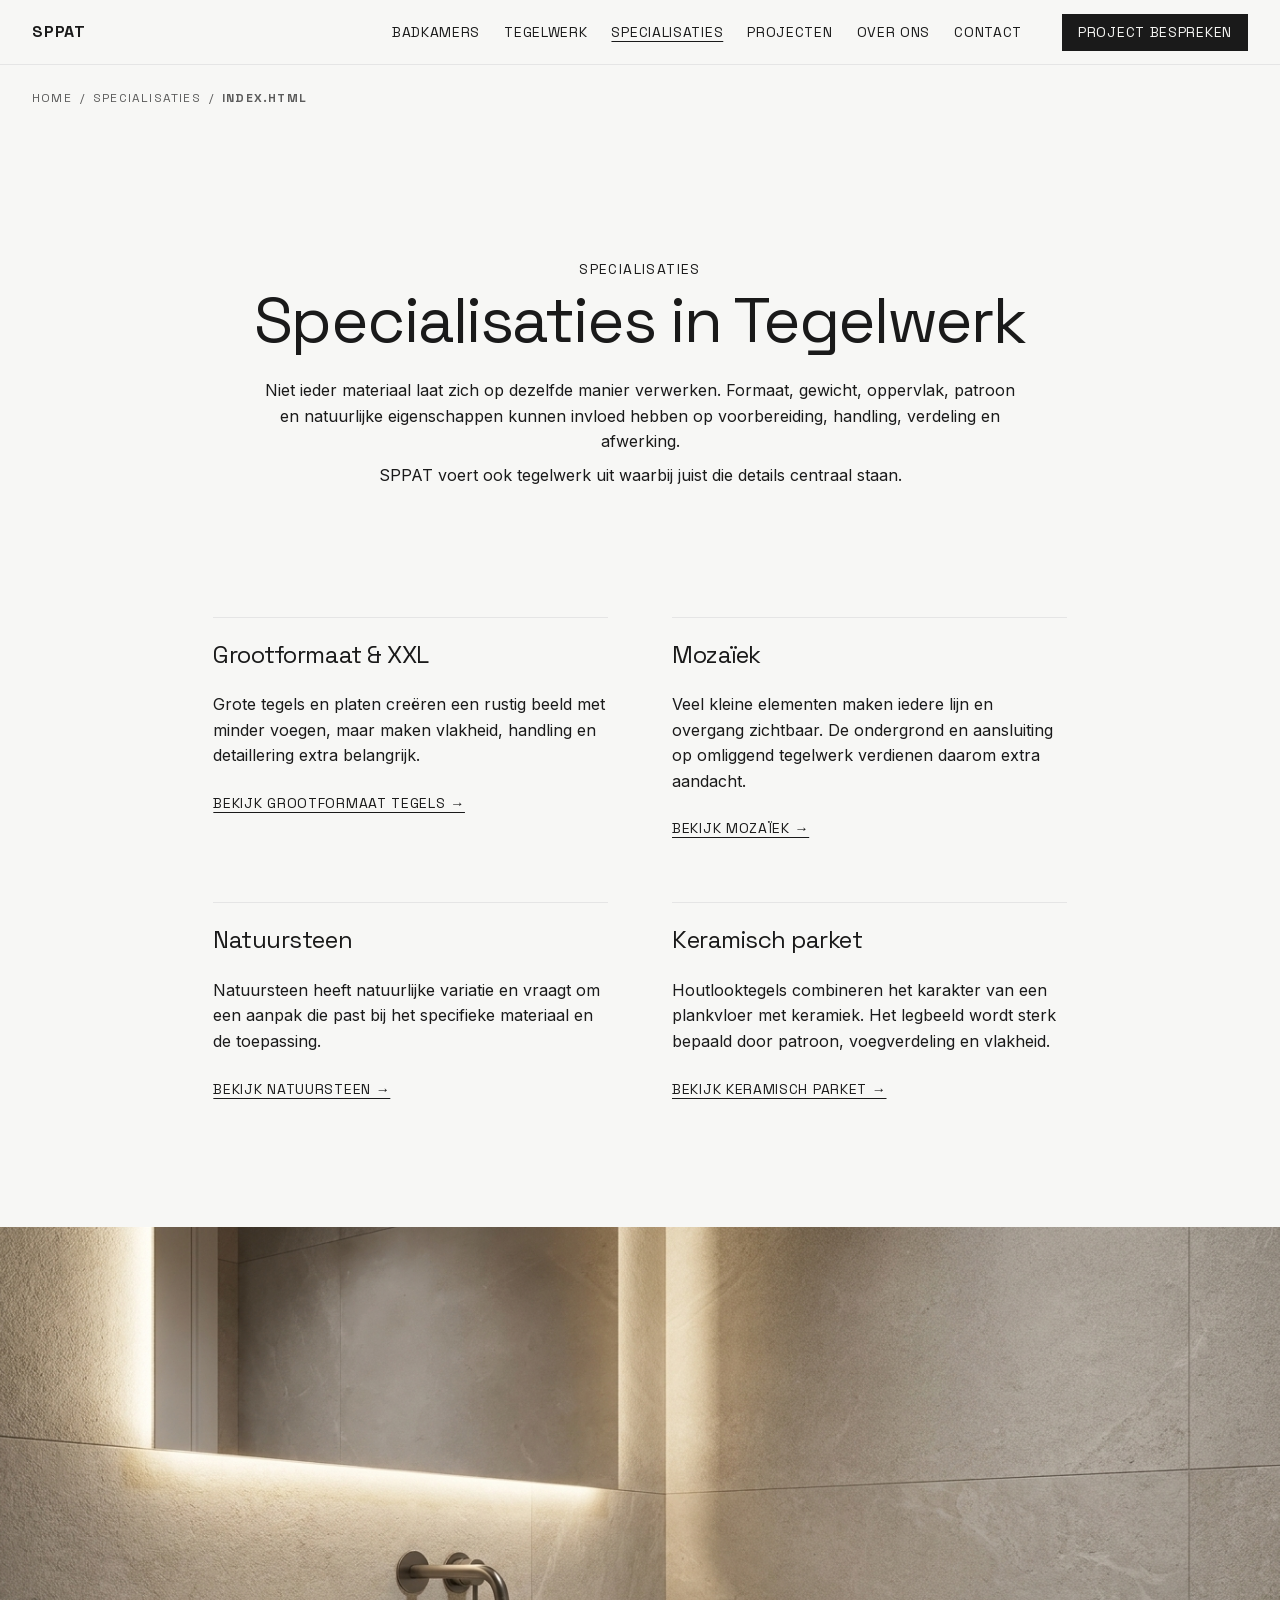
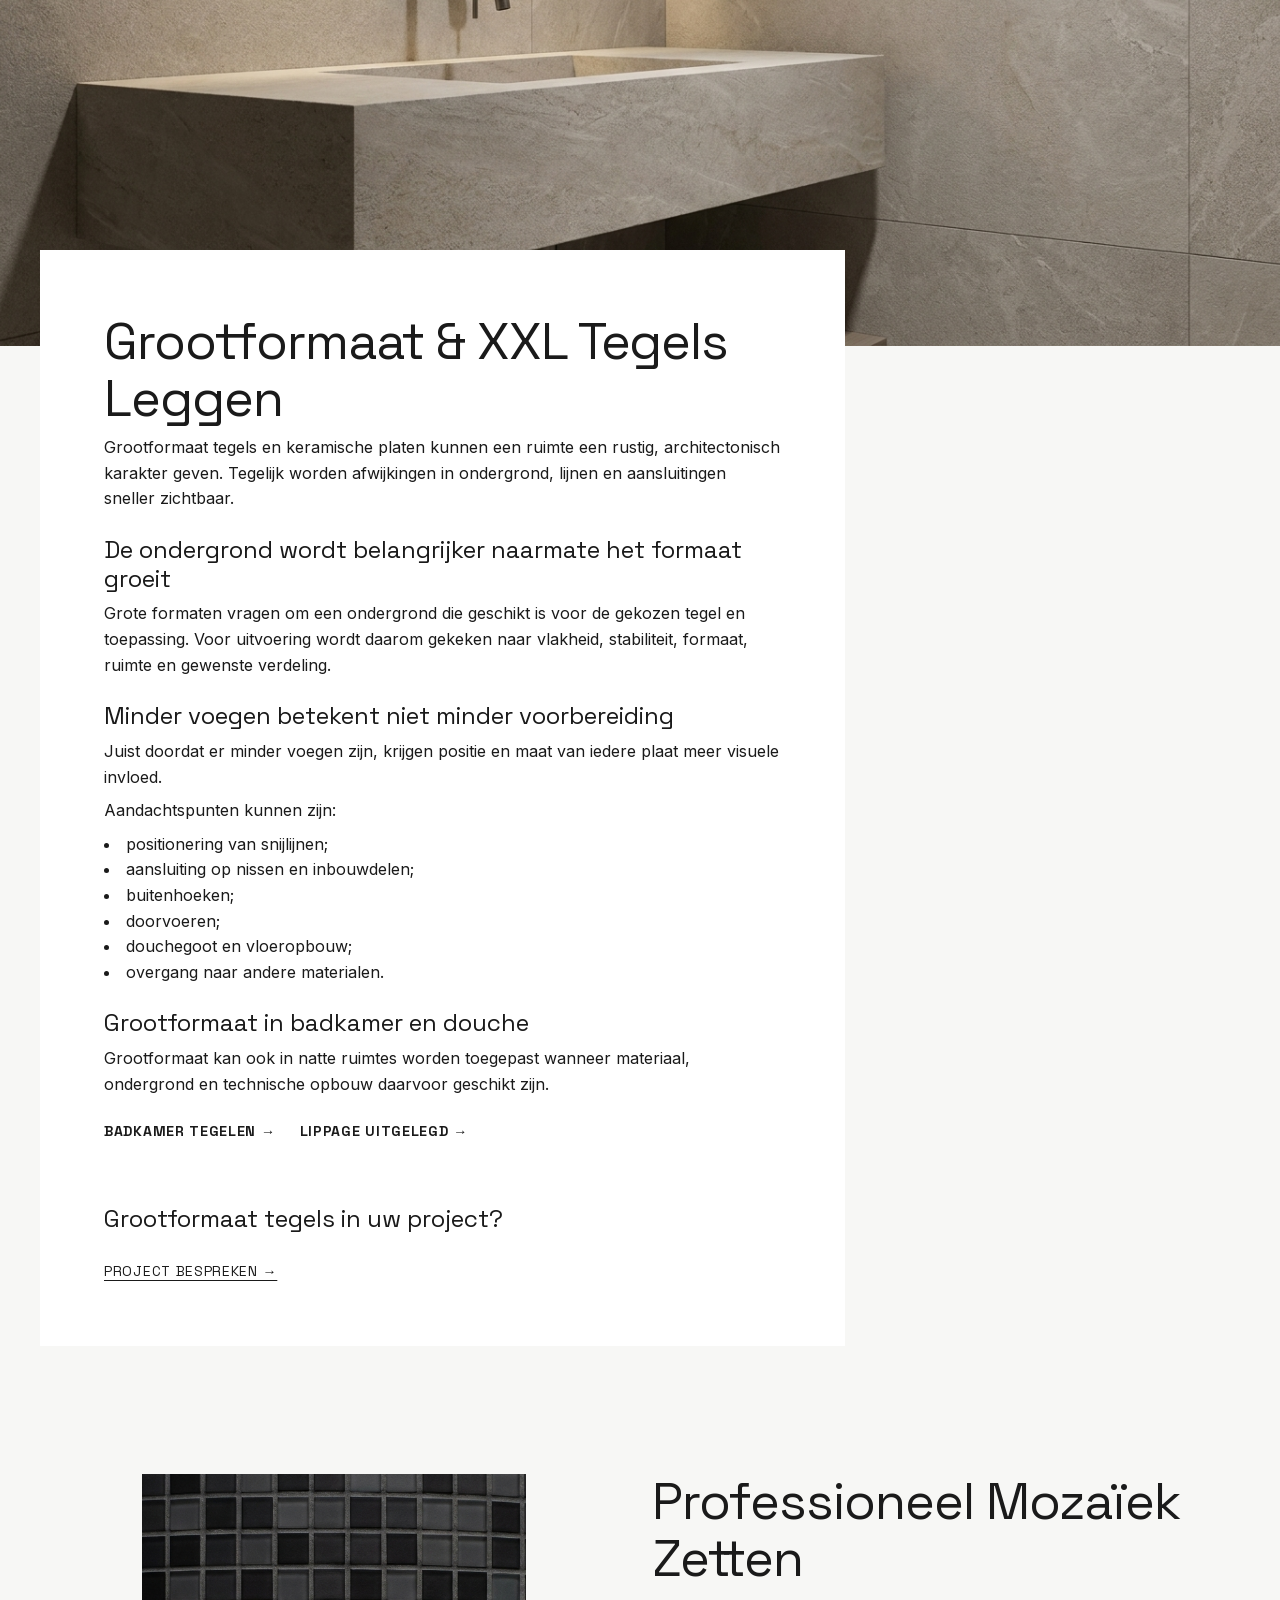
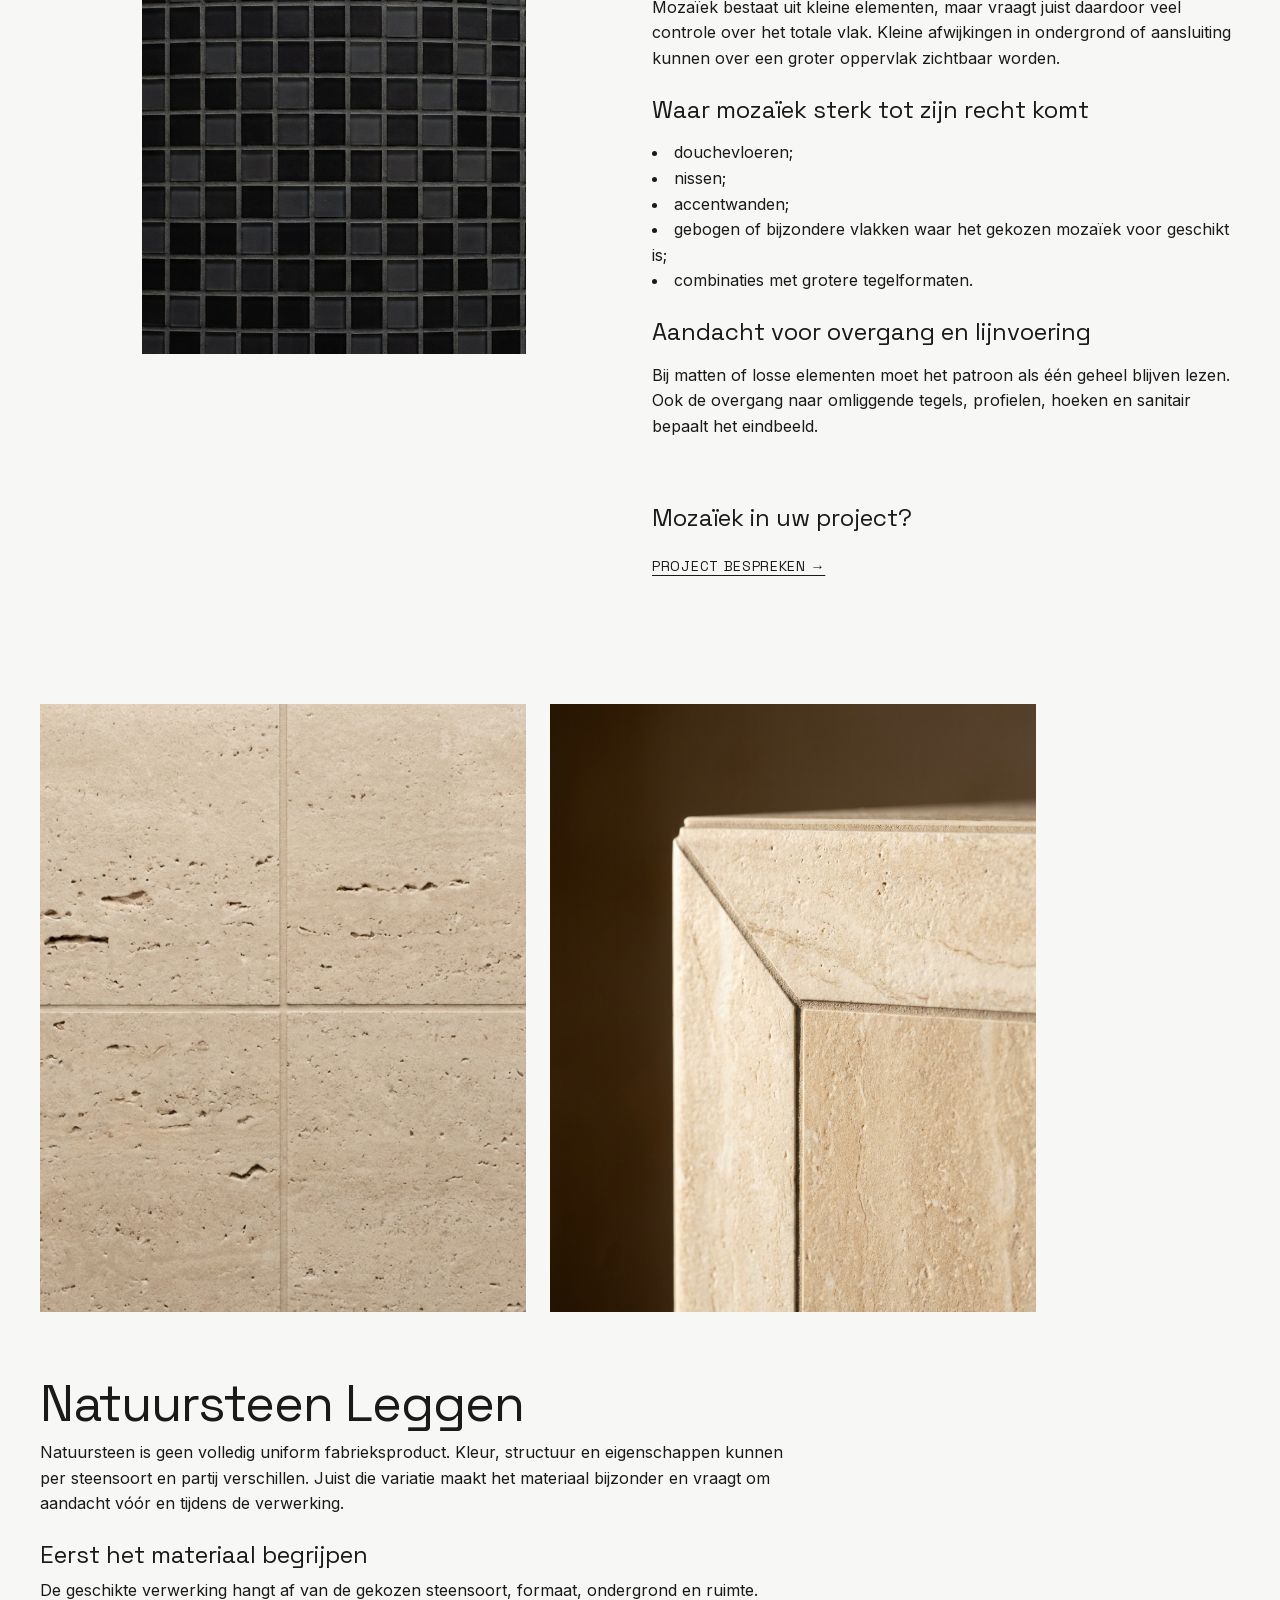
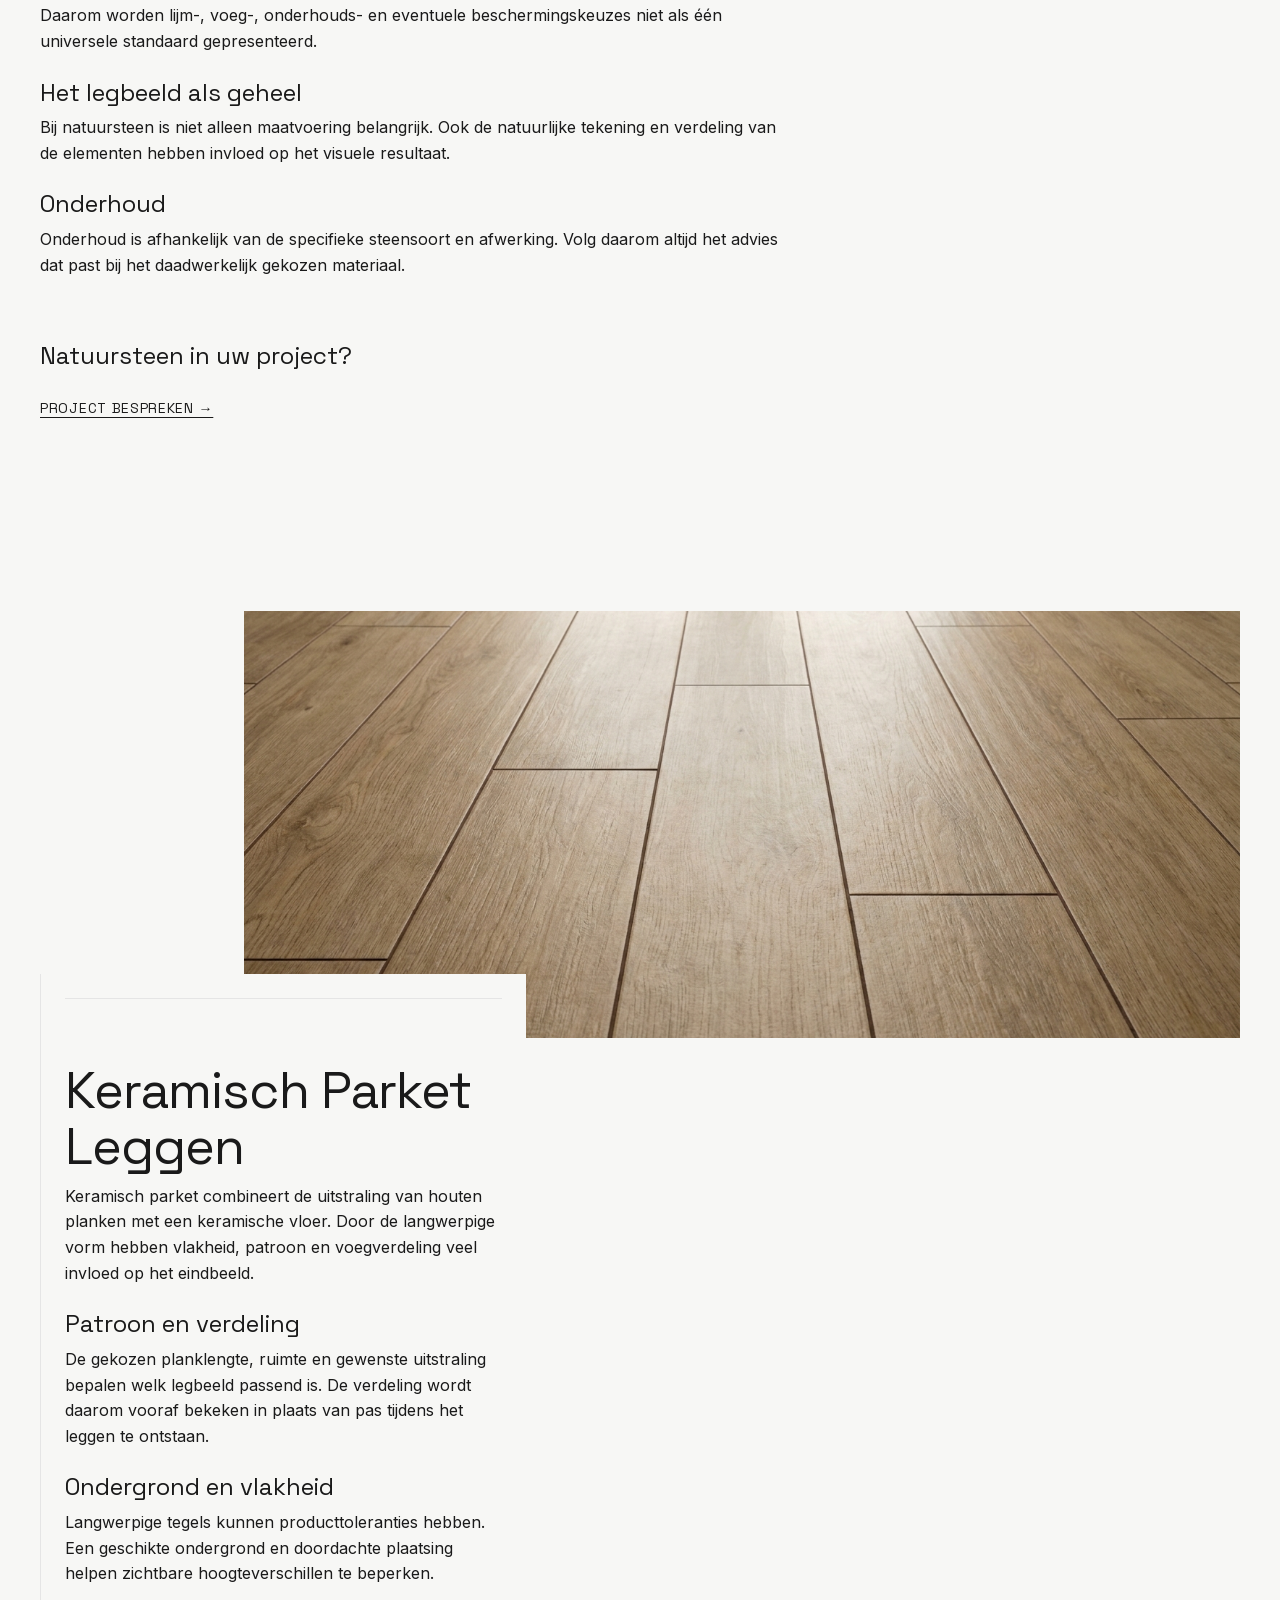
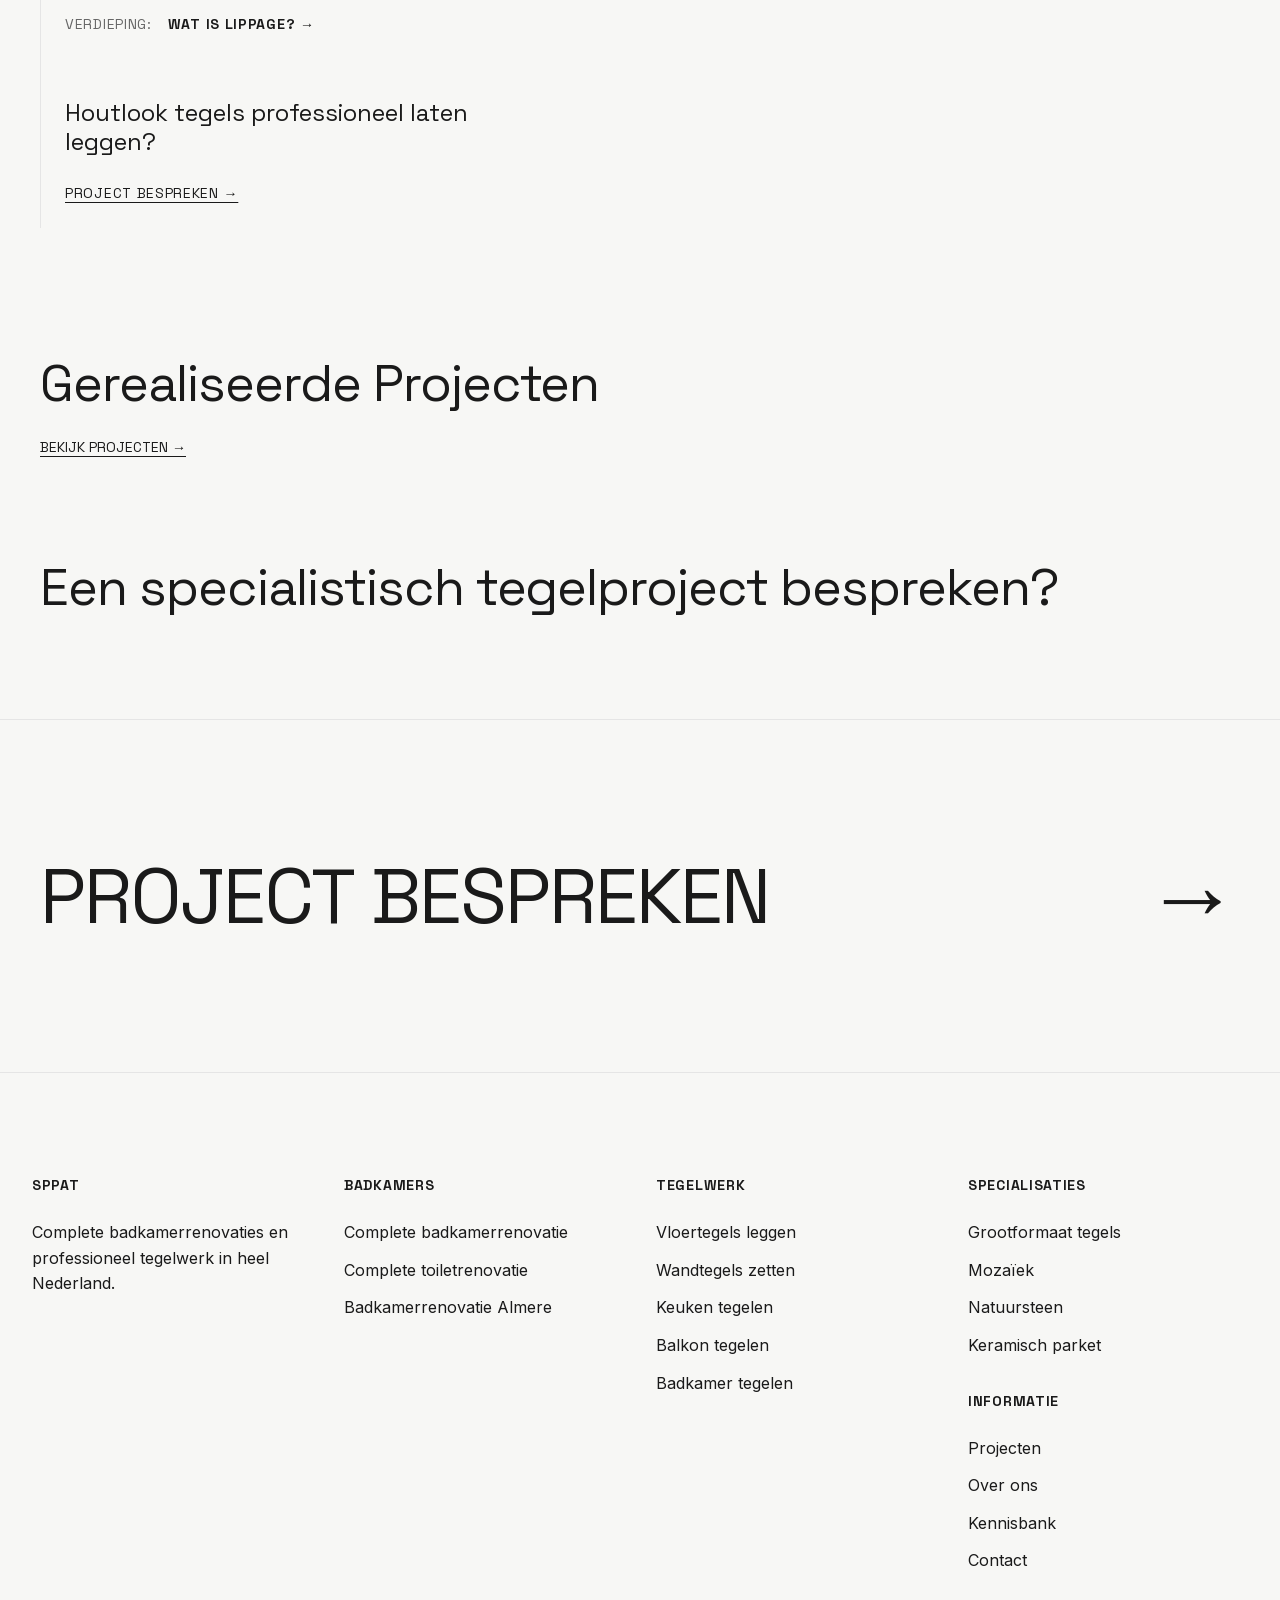
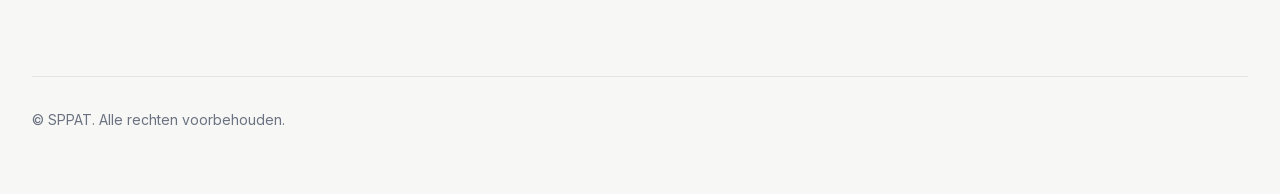
<file: specialisaties/index.html>
<!DOCTYPE html><html lang="nl" class="space_grotesk_f76259d7-module__OldsZG__variable inter_fe8b9d92-module__LINzvG__variable h-full antialiased"><head><meta charSet="utf-8"/><meta name="viewport" content="width=device-width, initial-scale=1"/><link rel="preload" href="/_next/static/media/0c89a48fa5027cee-s.p.2cyn07wtgehh0.woff2" as="font" crossorigin="" type="font/woff2"/><link rel="preload" href="/_next/static/media/83afe278b6a6bb3c-s.p.2bn3s6zvc0dyp.woff2" as="font" crossorigin="" type="font/woff2"/><link rel="stylesheet" href="/_next/static/chunks/1rkklwnxbx78p.css" data-precedence="next"/><link rel="preload" as="script" fetchPriority="low" href="/_next/static/chunks/310vm2bl3xxpt.js"/><script src="/_next/static/chunks/19mx3mg6lkumu.js" async=""></script><script src="/_next/static/chunks/0bma92pht_c97.js" async=""></script><script src="/_next/static/chunks/344n2zhqbh4pn.js" async=""></script><script src="/_next/static/chunks/turbopack-154wuuf6u0_13.js" async=""></script><script src="/_next/static/chunks/1w-tnjwwrdrpd.js" async=""></script><title>Tegel Specialisaties | Grootformaat, Mozaïek &amp; Natuursteen | SPPAT</title><meta name="description" content="Specialistisch tegelwerk door SPPAT: grootformaat en XXL tegels, mozaïek, natuursteen en keramisch parket."/><link rel="canonical" href="https://www.sppat.nl/specialisaties/"/><link rel="icon" href="/favicon.ico?favicon.2vob68tjqpejf.ico" sizes="256x256" type="image/x-icon"/><meta name="next-size-adjust" content=""/><script src="/_next/static/chunks/0cz1d0mv5g_q7.js" noModule=""></script></head><body class="min-h-full flex flex-col font-inter bg-[#F7F7F5] text-[#1A1A1A]"><div hidden=""><!--$--><!--/$--></div><header class="sticky top-0 z-50 bg-[#F7F7F5] border-b border-[#E5E5E5]"><a href="#main-content" class="sr-only focus:not-sr-only focus:absolute focus:p-4 focus:bg-[#1A1A1A] focus:text-[#F7F7F5] z-[100]">Ga naar hoofdinhoud</a><div class="max-w-full w-full mx-auto px-5 lg:px-8 h-16 flex items-center justify-between"><a class="font-space font-bold uppercase tracking-[0.05em] text-[#1A1A1A] focus-visible:outline-2 focus-visible:outline-offset-4 focus-visible:outline-[#1A1A1A]" href="/">SPPAT</a><nav class="hidden lg:flex items-center gap-6"><a class="font-space text-[14px] uppercase tracking-[0.05em] text-[#1A1A1A] hover:underline decoration-1 underline-offset-4 focus-visible:outline-2 focus-visible:outline-offset-4 focus-visible:outline-[#1A1A1A] " href="/complete-badkamer-renovatie/">Badkamers</a><a class="font-space text-[14px] uppercase tracking-[0.05em] text-[#1A1A1A] hover:underline decoration-1 underline-offset-4 focus-visible:outline-2 focus-visible:outline-offset-4 focus-visible:outline-[#1A1A1A] " href="/tegelwerk/">Tegelwerk</a><a aria-current="page" class="font-space text-[14px] uppercase tracking-[0.05em] text-[#1A1A1A] hover:underline decoration-1 underline-offset-4 focus-visible:outline-2 focus-visible:outline-offset-4 focus-visible:outline-[#1A1A1A] underline" href="/specialisaties/">Specialisaties</a><a class="font-space text-[14px] uppercase tracking-[0.05em] text-[#1A1A1A] hover:underline decoration-1 underline-offset-4 focus-visible:outline-2 focus-visible:outline-offset-4 focus-visible:outline-[#1A1A1A] " href="/projecten/">Projecten</a><a class="font-space text-[14px] uppercase tracking-[0.05em] text-[#1A1A1A] hover:underline decoration-1 underline-offset-4 focus-visible:outline-2 focus-visible:outline-offset-4 focus-visible:outline-[#1A1A1A] " href="/over-ons/">Over ons</a><a class="font-space text-[14px] uppercase tracking-[0.05em] text-[#1A1A1A] hover:underline decoration-1 underline-offset-4 focus-visible:outline-2 focus-visible:outline-offset-4 focus-visible:outline-[#1A1A1A] " href="/contact/">Contact</a><a class="ml-4 font-space text-[14px] uppercase tracking-[0.05em] bg-[#1A1A1A] text-[#F7F7F5] px-4 py-2 hover:bg-[#333] transition-colors focus-visible:outline-2 focus-visible:outline-offset-4 focus-visible:outline-[#1A1A1A]" href="/contact/">Project bespreken</a></nav><button class="lg:hidden p-2 -mr-2 focus-visible:outline-2 focus-visible:outline-offset-4 focus-visible:outline-[#1A1A1A]" aria-label="Open menu" aria-expanded="false" aria-controls="mobile-menu"><svg xmlns="http://www.w3.org/2000/svg" width="24" height="24" viewBox="0 0 24 24" fill="none" stroke="currentColor" stroke-width="2" stroke-linecap="round" stroke-linejoin="round" class="lucide lucide-menu w-6 h-6 text-[#1A1A1A]" aria-hidden="true"><path d="M4 5h16"></path><path d="M4 12h16"></path><path d="M4 19h16"></path></svg></button></div></header><nav aria-label="Breadcrumb" class="w-full max-w-full mx-auto px-5 lg:px-8 py-space-sm"><ol class="hidden md:flex flex-wrap items-center gap-2 font-space text-[12px] uppercase tracking-widest text-[#1A1A1A] opacity-70"><li><a class="hover:opacity-100 transition-opacity" href="/">Home</a></li><li class="flex items-center gap-2 overflow-hidden text-ellipsis whitespace-nowrap"><span>/</span><span class="font-bold opacity-100 text-ellipsis overflow-hidden">Specialisaties</span></li></ol><div class="flex md:hidden font-space text-[12px] uppercase tracking-widest text-[#1A1A1A] opacity-70"><a class="flex items-center gap-2 hover:opacity-100 transition-opacity" href="/"><span>←</span> Home</a></div></nav><div id="main-content" class="flex-grow"><main data-page="specialisaties" class="grid grid-cols-1 md:grid-cols-12 gap-x-6"><section class="col-span-1 md:col-span-12 px-5 md:px-10 mt-space-xl mb-space-xl text-center flex flex-col items-center"><span class="block text-sm uppercase tracking-widest mb-space-xs font-space text-[#1A1A1A]">Specialisaties</span><h1 class="font-space text-[clamp(2.5rem,5vw,4.5rem)] leading-[1.05] tracking-[-0.03em] word-break-keep max-w-4xl mx-auto">Specialisaties in Tegelwerk</h1><p class="mt-space-sm font-inter text-[#1A1A1A] max-w-2xl mx-auto">Niet ieder materiaal laat zich op dezelfde manier verwerken. Formaat, gewicht, oppervlak, patroon en natuurlijke eigenschappen kunnen invloed hebben op voorbereiding, handling, verdeling en afwerking.</p><p class="mt-space-xs max-w-2xl">SPPAT voert ook tegelwerk uit waarbij juist die details centraal staan.</p></section><section class="material-index"><div><h2 class="font-space text-[clamp(2rem,4vw,3.5rem)] leading-[1.1] tracking-[-0.02em] word-break-keep ">Grootformaat &amp; XXL</h2><p class="mt-space-sm">Grote tegels en platen creëren een rustig beeld met minder voegen, maar maken vlakheid, handling en detaillering extra belangrijk.</p><div class="mt-space-sm flex flex-wrap gap-6"><a class="font-space text-sm uppercase tracking-wider underline underline-offset-4" href="/specialisaties/#grootformaat">Bekijk grootformaat tegels →</a></div></div><div><h2 class="font-space text-[clamp(2rem,4vw,3.5rem)] leading-[1.1] tracking-[-0.02em] word-break-keep ">Mozaïek</h2><p class="mt-space-sm">Veel kleine elementen maken iedere lijn en overgang zichtbaar. De ondergrond en aansluiting op omliggend tegelwerk verdienen daarom extra aandacht.</p><div class="mt-space-sm flex flex-wrap gap-6"><a class="font-space text-sm uppercase tracking-wider underline underline-offset-4" href="/specialisaties/#mozaiek">Bekijk mozaïek →</a></div></div><div><h2 class="font-space text-[clamp(2rem,4vw,3.5rem)] leading-[1.1] tracking-[-0.02em] word-break-keep ">Natuursteen</h2><p class="mt-space-sm">Natuursteen heeft natuurlijke variatie en vraagt om een aanpak die past bij het specifieke materiaal en de toepassing.</p><div class="mt-space-sm flex flex-wrap gap-6"><a class="font-space text-sm uppercase tracking-wider underline underline-offset-4" href="/specialisaties/#natuursteen">Bekijk natuursteen →</a></div></div><div><h2 class="font-space text-[clamp(2rem,4vw,3.5rem)] leading-[1.1] tracking-[-0.02em] word-break-keep ">Keramisch parket</h2><p class="mt-space-sm">Houtlooktegels combineren het karakter van een plankvloer met keramiek. Het legbeeld wordt sterk bepaald door patroon, voegverdeling en vlakheid.</p><div class="mt-space-sm flex flex-wrap gap-6"><a class="font-space text-sm uppercase tracking-wider underline underline-offset-4" href="/specialisaties/#keramisch-parket">Bekijk keramisch parket →</a></div></div></section><section class="material-xxl col-span-1 md:col-span-12 mb-space-xl" id="grootformaat"><div class="w-full relative px-0"><div class="relative   w-full aspect-[4/5] md:aspect-[16/9] object-cover " data-media-id="SPEC-XXL"><picture class="block w-full h-full absolute inset-0"><img src="/media/120х60_раковина.jpg" alt="Grote keramische platen en een zwevend wastafelblad" class="w-full h-full object-cover block" style="object-position:center" loading="lazy" data-media-id="SPEC-XXL"/></picture></div></div><div class="material-xxl-copy"><h2 class="font-space text-[clamp(2rem,4vw,3.5rem)] leading-[1.1] tracking-[-0.02em] word-break-keep ">Grootformaat &amp; XXL Tegels Leggen</h2><p class="mt-space-xs font-inter text-[#1A1A1A]">Grootformaat tegels en keramische platen kunnen een ruimte een rustig, architectonisch karakter geven. Tegelijk worden afwijkingen in ondergrond, lijnen en aansluitingen sneller zichtbaar.</p><h3 class="font-space uppercase tracking-widest text-sm text-[#1A1A1A] mt-6 mb-2 font-bold">De ondergrond wordt belangrijker naarmate het formaat groeit</h3><p class="mt-space-xs font-inter text-[#1A1A1A]">Grote formaten vragen om een ondergrond die geschikt is voor de gekozen tegel en toepassing. Voor uitvoering wordt daarom gekeken naar vlakheid, stabiliteit, formaat, ruimte en gewenste verdeling.</p><h3 class="font-space uppercase tracking-widest text-sm text-[#1A1A1A] mt-6 mb-2 font-bold">Minder voegen betekent niet minder voorbereiding</h3><p class="mt-space-xs font-inter text-[#1A1A1A]">Juist doordat er minder voegen zijn, krijgen positie en maat van iedere plaat meer visuele invloed.</p><p class="mt-space-xs font-inter text-[#1A1A1A]">Aandachtspunten kunnen zijn:</p><ul class="mt-space-xs font-inter text-[#1A1A1A] list-disc list-inside"><li>positionering van snijlijnen;</li><li>aansluiting op nissen en inbouwdelen;</li><li>buitenhoeken;</li><li>doorvoeren;</li><li>douchegoot en vloeropbouw;</li><li>overgang naar andere materialen.</li></ul><h3 class="font-space uppercase tracking-widest text-sm text-[#1A1A1A] mt-6 mb-2 font-bold">Grootformaat in badkamer en douche</h3><p class="mt-space-xs font-inter text-[#1A1A1A]">Grootformaat kan ook in natte ruimtes worden toegepast wanneer materiaal, ondergrond en technische opbouw daarvoor geschikt zijn.</p><div class="mt-space-sm flex flex-wrap gap-6"><a class="font-space uppercase text-sm tracking-wider hover:underline font-bold text-[#1A1A1A]" href="/tegelwerk/#badkamer">Badkamer tegelen →</a><a class="font-space uppercase text-sm tracking-wider hover:underline font-bold text-[#1A1A1A]" href="/kennisbank/#lippage">Lippage uitgelegd →</a></div><h3 class="mt-space-md mb-space-sm">Grootformaat tegels in uw project?</h3><a class="font-space text-sm uppercase tracking-wider underline underline-offset-4" href="/contact/">Project bespreken →</a></div></section><section class="col-span-1 md:col-span-12 grid grid-cols-1 md:grid-cols-12 gap-x-6 mb-space-xl px-5 md:px-10" id="mozaiek"><div class="col-span-1 md:col-span-4 md:col-start-2 mb-space-md md:mb-0"><div class="relative   w-full aspect-square md:aspect-[4/5] object-cover " data-media-id="SPEC-MOZ"><picture class="block w-full h-full absolute inset-0"><img src="/media/mozaik1.jpg" alt="Mozaïektegels met een regelmatig raster" class="w-full h-full object-cover block" style="object-position:center" loading="lazy" data-media-id="SPEC-MOZ"/></picture></div></div><div class="col-span-1 md:col-span-6 md:col-start-7 flex flex-col justify-center"><h2 class="font-space text-[clamp(2rem,4vw,3.5rem)] leading-[1.1] tracking-[-0.02em] word-break-keep ">Professioneel Mozaïek Zetten</h2><p class="mt-space-xs font-inter text-[#1A1A1A]">Mozaïek bestaat uit kleine elementen, maar vraagt juist daardoor veel controle over het totale vlak. Kleine afwijkingen in ondergrond of aansluiting kunnen over een groter oppervlak zichtbaar worden.</p><h3 class="font-space uppercase tracking-widest text-sm text-[#1A1A1A] mt-6 mb-2 font-bold">Waar mozaïek sterk tot zijn recht komt</h3><ul class="mt-space-xs font-inter text-[#1A1A1A] list-disc list-inside"><li>douchevloeren;</li><li>nissen;</li><li>accentwanden;</li><li>gebogen of bijzondere vlakken waar het gekozen mozaïek voor geschikt is;</li><li>combinaties met grotere tegelformaten.</li></ul><h3 class="font-space uppercase tracking-widest text-sm text-[#1A1A1A] mt-6 mb-2 font-bold">Aandacht voor overgang en lijnvoering</h3><p class="mt-space-xs font-inter text-[#1A1A1A]">Bij matten of losse elementen moet het patroon als één geheel blijven lezen. Ook de overgang naar omliggende tegels, profielen, hoeken en sanitair bepaalt het eindbeeld.</p><h3 class="mt-space-md mb-space-sm">Mozaïek in uw project?</h3><a class="font-space text-sm uppercase tracking-wider underline underline-offset-4" href="/contact/">Project bespreken →</a></div></section><section class="col-span-1 md:col-span-12 grid grid-cols-1 md:grid-cols-12 gap-x-6 mb-space-xl px-5 md:px-10" id="natuursteen"><div class="stone-diptych"><div class="relative   aspect-[4/5] " data-media-id="SPEC-STONE-A"><picture class="block w-full h-full absolute inset-0"><img src="/media/хз_что_с_этим_делать.jpg" alt="Detail van natuursteen met poriën en aders" class="w-full h-full object-cover block" style="object-position:center" loading="lazy" data-media-id="SPEC-STONE-A"/></picture></div><div class="relative   aspect-[4/5] " data-media-id="SPEC-STONE-B"><picture class="block w-full h-full absolute inset-0"><img src="/media/подрез_45.jpg" alt="Verstekhoek in een natuurstenen afwerking" class="w-full h-full object-cover block" style="object-position:center" loading="lazy" data-media-id="SPEC-STONE-B"/></picture></div></div><div class="col-span-1 md:col-span-8 md:col-start-3 mb-space-md"><h2 class="font-space text-[clamp(2rem,4vw,3.5rem)] leading-[1.1] tracking-[-0.02em] word-break-keep ">Natuursteen Leggen</h2><p class="mt-space-xs font-inter text-[#1A1A1A]">Natuursteen is geen volledig uniform fabrieksproduct. Kleur, structuur en eigenschappen kunnen per steensoort en partij verschillen. Juist die variatie maakt het materiaal bijzonder en vraagt om aandacht vóór en tijdens de verwerking.</p><h3 class="font-space uppercase tracking-widest text-sm text-[#1A1A1A] mt-6 mb-2 font-bold">Eerst het materiaal begrijpen</h3><p class="mt-space-xs font-inter text-[#1A1A1A]">De geschikte verwerking hangt af van de gekozen steensoort, formaat, ondergrond en ruimte. Daarom worden lijm-, voeg-, onderhouds- en eventuele beschermingskeuzes niet als één universele standaard gepresenteerd.</p><h3 class="font-space uppercase tracking-widest text-sm text-[#1A1A1A] mt-6 mb-2 font-bold">Het legbeeld als geheel</h3><p class="mt-space-xs font-inter text-[#1A1A1A]">Bij natuursteen is niet alleen maatvoering belangrijk. Ook de natuurlijke tekening en verdeling van de elementen hebben invloed op het visuele resultaat.</p><h3 class="font-space uppercase tracking-widest text-sm text-[#1A1A1A] mt-6 mb-2 font-bold">Onderhoud</h3><p class="mt-space-xs font-inter text-[#1A1A1A]">Onderhoud is afhankelijk van de specifieke steensoort en afwerking. Volg daarom altijd het advies dat past bij het daadwerkelijk gekozen materiaal.</p><h3 class="mt-space-md mb-space-sm">Natuursteen in uw project?</h3><a class="font-space text-sm uppercase tracking-wider underline underline-offset-4" href="/contact/">Project bespreken →</a></div></section><section class="col-span-1 md:col-span-12 grid grid-cols-1 md:grid-cols-12 gap-x-6 mb-space-xl px-5 md:px-10 relative" id="keramisch-parket"><div class="col-span-1 md:col-span-10 md:col-start-3 md:order-last relative z-0"><div class="relative   w-full aspect-[4/3] md:aspect-[21/9] object-cover " data-media-id="SPEC-PARKET"><picture class="block w-full h-full absolute inset-0"><img src="/media/под_паркет(ламинат).jpg" alt="Keramische plankvloer met houtstructuur" class="w-full h-full object-cover block" style="object-position:center" loading="lazy" data-media-id="SPEC-PARKET"/></picture></div></div><div class="material-parket-copy"><div class="bg-[#E5E5E5] h-[1px] w-full mb-space-md hidden md:block" aria-hidden="true"></div><h2 class="font-space text-[clamp(2rem,4vw,3.5rem)] leading-[1.1] tracking-[-0.02em] word-break-keep ">Keramisch Parket Leggen</h2><p class="mt-space-xs font-inter text-[#1A1A1A]">Keramisch parket combineert de uitstraling van houten planken met een keramische vloer. Door de langwerpige vorm hebben vlakheid, patroon en voegverdeling veel invloed op het eindbeeld.</p><h3 class="font-space uppercase tracking-widest text-sm text-[#1A1A1A] mt-6 mb-2 font-bold">Patroon en verdeling</h3><p class="mt-space-xs font-inter text-[#1A1A1A]">De gekozen planklengte, ruimte en gewenste uitstraling bepalen welk legbeeld passend is. De verdeling wordt daarom vooraf bekeken in plaats van pas tijdens het leggen te ontstaan.</p><h3 class="font-space uppercase tracking-widest text-sm text-[#1A1A1A] mt-6 mb-2 font-bold">Ondergrond en vlakheid</h3><p class="mt-space-xs font-inter text-[#1A1A1A]">Langwerpige tegels kunnen producttoleranties hebben. Een geschikte ondergrond en doordachte plaatsing helpen zichtbare hoogteverschillen te beperken.</p><div class="mt-space-sm mt-6"><span class="font-space uppercase text-sm tracking-wider text-[#666666] mr-4">Verdieping:</span><a href="/kennisbank/#lippage" class="font-space uppercase text-sm tracking-wider hover:underline font-bold text-[#1A1A1A]">Wat is lippage? →</a></div><h3 class="mt-space-md mb-space-sm">Houtlook tegels professioneel laten leggen?</h3><a class="font-space text-sm uppercase tracking-wider underline underline-offset-4" href="/contact/">Project bespreken →</a></div></section><section class="col-span-1 md:col-span-12 overflow-hidden w-full"><div class="service-close"><h2 class="font-space text-[clamp(2rem,4vw,3.5rem)] leading-[1.1] tracking-[-0.02em] word-break-keep ">Gerealiseerde Projecten</h2><a class="mt-space-sm inline-block font-space uppercase text-sm underline underline-offset-4" href="/projecten/">Bekijk projecten →</a><h2 class="font-space text-[clamp(2rem,4vw,3.5rem)] leading-[1.1] tracking-[-0.02em] word-break-keep mt-space-lg">Een specialistisch tegelproject bespreken?</h2></div><div class="cta-monument w-full py-space-lg md:py-space-xl border-t border-blueprint mt-space-lg min-w-0"><a class="group flex justify-between items-center gap-4 w-full min-w-0" href="/contact/"><h2 class="font-space text-[clamp(2rem,6vw,6rem)] leading-[1.05] tracking-tight uppercase min-w-0 break-words whitespace-normal">Project bespreken</h2><span aria-hidden="true" class="text-4xl md:text-8xl font-space transition-transform group-hover:translate-x-1 flex-shrink-0">→</span></a></div></section></main><!--$--><!--/$--></div><script type="application/ld+json">{"@context":"https://schema.org","@type":"LocalBusiness","name":"SPPAT","url":"https://www.sppat.nl","areaServed":"Nederland"}</script><footer class="border-t border-[#E5E5E5] bg-[#F7F7F5] pt-space-lg pb-space-md mt-auto"><div class="max-w-full mx-auto px-5 lg:px-8"><div class="grid grid-cols-1 md:grid-cols-2 lg:grid-cols-4 gap-space-md lg:gap-8"><div class="flex flex-col gap-4"><h3 class="font-space text-[14px] uppercase tracking-[0.05em] font-bold mb-2">SPPAT</h3><p class="font-inter text-body leading-[1.6]">Complete badkamerrenovaties en professioneel tegelwerk in heel Nederland.</p><div class="font-inter text-body leading-[1.6] flex flex-col gap-1 mt-2"></div></div><div class="flex flex-col gap-4"><h3 class="font-space text-[14px] uppercase tracking-[0.05em] font-bold mb-2">Badkamers</h3><div class="flex flex-col gap-3 font-inter text-body leading-[1.6]"><a class="hover:underline" href="/complete-badkamer-renovatie/">Complete badkamerrenovatie</a><a class="hover:underline" href="/complete-badkamer-renovatie/#toiletrenovatie">Complete toiletrenovatie</a><a class="hover:underline" href="/complete-badkamer-renovatie/almere/">Badkamerrenovatie Almere</a></div></div><div class="flex flex-col gap-4"><h3 class="font-space text-[14px] uppercase tracking-[0.05em] font-bold mb-2">Tegelwerk</h3><div class="flex flex-col gap-3 font-inter text-body leading-[1.6]"><a class="hover:underline" href="/tegelwerk/#vloertegels">Vloertegels leggen</a><a class="hover:underline" href="/tegelwerk/#wandtegels">Wandtegels zetten</a><a class="hover:underline" href="/tegelwerk/#keuken">Keuken tegelen</a><a class="hover:underline" href="/tegelwerk/#balkon">Balkon tegelen</a><a class="hover:underline" href="/tegelwerk/#badkamer">Badkamer tegelen</a></div></div><div class="flex flex-col gap-8"><div class="flex flex-col gap-4"><h3 class="font-space text-[14px] uppercase tracking-[0.05em] font-bold mb-2">Specialisaties</h3><div class="flex flex-col gap-3 font-inter text-body leading-[1.6]"><a class="hover:underline" href="/specialisaties/#grootformaat">Grootformaat tegels</a><a class="hover:underline" href="/specialisaties/#mozaiek">Mozaïek</a><a class="hover:underline" href="/specialisaties/#natuursteen">Natuursteen</a><a class="hover:underline" href="/specialisaties/#keramisch-parket">Keramisch parket</a></div></div><div class="flex flex-col gap-4"><h3 class="font-space text-[14px] uppercase tracking-[0.05em] font-bold mb-2">Informatie</h3><div class="flex flex-col gap-3 font-inter text-body leading-[1.6]"><a class="hover:underline" href="/projecten/">Projecten</a><a class="hover:underline" href="/over-ons/">Over ons</a><a class="hover:underline" href="/kennisbank/">Kennisbank</a><a class="hover:underline" href="/contact/">Contact</a></div></div></div></div><div class="mt-space-lg pt-8 border-t border-[#E5E5E5]"><p class="font-inter text-[14px] text-gray-500">© SPPAT. Alle rechten voorbehouden.</p></div></div></footer><script src="/_next/static/chunks/310vm2bl3xxpt.js" id="_R_" async=""></script><script>(self.__next_f=self.__next_f||[]).push([0])</script><script>self.__next_f.push([1,"1:\"$Sreact.fragment\"\n2:I[2971,[\"/_next/static/chunks/1w-tnjwwrdrpd.js\"],\"Header\"]\n3:I[7335,[\"/_next/static/chunks/1w-tnjwwrdrpd.js\"],\"Breadcrumbs\"]\n4:I[39756,[\"/_next/static/chunks/1w-tnjwwrdrpd.js\"],\"default\"]\n5:I[37457,[\"/_next/static/chunks/1w-tnjwwrdrpd.js\"],\"default\"]\n6:I[22016,[\"/_next/static/chunks/1w-tnjwwrdrpd.js\"],\"\"]\nf:I[68027,[\"/_next/static/chunks/1w-tnjwwrdrpd.js\"],\"default\",1]\n:HL[\"/_next/static/chunks/1rkklwnxbx78p.css\",\"style\"]\n:HL[\"/_next/static/media/0c89a48fa5027cee-s.p.2cyn07wtgehh0.woff2\",\"font\",{\"crossOrigin\":\"\",\"type\":\"font/woff2\"}]\n:HL[\"/_next/static/media/83afe278b6a6bb3c-s.p.2bn3s6zvc0dyp.woff2\",\"font\",{\"crossOrigin\":\"\",\"type\":\"font/woff2\"}]\nd:X\n0:{\"P\":null,\"c\":[\"\",\"specialisaties\",\"\"],\"q\":\"\",\"i\":false,\"f\":[[[\"\",{\"children\":[\"specialisaties\",{\"children\":[\"__PAGE__\",{},\"$undefined\",\"$undefined\",4608]},\"$undefined\",\"$undefined\",4608]},\"$undefined\",\"$undefined\",4624],[[\"$\",\"$1\",\"c\",{\"children\":[[[\"$\",\"link\",\"0\",{\"rel\":\"stylesheet\",\"href\":\"/_next/static/chunks/1rkklwnxbx78p.css\",\"precedence\":\"next\",\"crossOrigin\":\"$undefined\",\"nonce\":\"$undefined\"}],[\"$\",\"script\",\"script-0\",{\"src\":\"/_next/static/chunks/1w-tnjwwrdrpd.js\",\"async\":true,\"nonce\":\"$undefined\"}]],[\"$\",\"html\",null,{\"lang\":\"nl\",\"className\":\"space_grotesk_f76259d7-module__OldsZG__variable inter_fe8b9d92-module__LINzvG__variable h-full antialiased\",\"children\":[\"$\",\"body\",null,{\"className\":\"min-h-full flex flex-col font-inter bg-[#F7F7F5] text-[#1A1A1A]\",\"children\":[[\"$\",\"$L2\",null,{}],[\"$\",\"$L3\",null,{}],[\"$\",\"div\",null,{\"id\":\"main-content\",\"className\":\"flex-grow\",\"children\":[\"$\",\"$L4\",null,{\"parallelRouterKey\":\"children\",\"error\":\"$undefined\",\"errorStyles\":\"$undefined\",\"errorScripts\":\"$undefined\",\"template\":[\"$\",\"$L5\",null,{}],\"templateStyles\":\"$undefined\",\"templateScripts\":\"$undefined\",\"notFound\":[[[\"$\",\"title\",null,{\"children\":\"404: This page could not be found.\"}],[\"$\",\"div\",null,{\"style\":{\"fontFamily\":\"system-ui,\\\"Segoe UI\\\",Roboto,Helvetica,Arial,sans-serif,\\\"Apple Color Emoji\\\",\\\"Segoe UI Emoji\\\"\",\"height\":\"100vh\",\"textAlign\":\"center\",\"display\":\"flex\",\"flexDirection\":\"column\",\"alignItems\":\"center\",\"justifyContent\":\"center\"},\"children\":[\"$\",\"div\",null,{\"children\":[[\"$\",\"style\",null,{\"dangerouslySetInnerHTML\":{\"__html\":\"body{color:#000;background:#fff;margin:0}.next-error-h1{border-right:1px solid rgba(0,0,0,.3)}@media (prefers-color-scheme:dark){body{color:#fff;background:#000}.next-error-h1{border-right:1px solid rgba(255,255,255,.3)}}\"}}],[\"$\",\"h1\",null,{\"className\":\"next-error-h1\",\"style\":{\"display\":\"inline-block\",\"margin\":\"0 20px 0 0\",\"padding\":\"0 23px 0 0\",\"fontSize\":24,\"fontWeight\":500,\"verticalAlign\":\"top\",\"lineHeight\":\"49px\"},\"children\":404}],[\"$\",\"div\",null,{\"style\":{\"display\":\"inline-block\"},\"children\":[\"$\",\"h2\",null,{\"style\":{\"fontSize\":14,\"fontWeight\":400,\"lineHeight\":\"49px\",\"margin\":0},\"children\":\"This page could not be found.\"}]}]]}]}]],[]],\"forbidden\":\"$undefined\",\"unauthorized\":\"$undefined\"}]}],[\"$\",\"script\",null,{\"type\":\"application/ld+json\",\"dangerouslySetInnerHTML\":{\"__html\":\"{\\\"@context\\\":\\\"https://schema.org\\\",\\\"@type\\\":\\\"LocalBusiness\\\",\\\"name\\\":\\\"SPPAT\\\",\\\"url\\\":\\\"https://www.sppat.nl\\\",\\\"areaServed\\\":\\\"Nederland\\\"}\"}}],[\"$\",\"footer\",null,{\"className\":\"border-t border-[#E5E5E5] bg-[#F7F7F5] pt-space-lg pb-space-md mt-auto\",\"children\":[\"$\",\"div\",null,{\"className\":\"max-w-full mx-auto px-5 lg:px-8\",\"children\":[[\"$\",\"div\",null,{\"className\":\"grid grid-cols-1 md:grid-cols-2 lg:grid-cols-4 gap-space-md lg:gap-8\",\"children\":[[\"$\",\"div\",null,{\"className\":\"flex flex-col gap-4\",\"children\":[[\"$\",\"h3\",null,{\"className\":\"font-space text-[14px] uppercase tracking-[0.05em] font-bold mb-2\",\"children\":\"SPPAT\"}],[\"$\",\"p\",null,{\"className\":\"font-inter text-body leading-[1.6]\",\"children\":\"Complete badkamerrenovaties en professioneel tegelwerk in heel Nederland.\"}],[\"$\",\"div\",null,{\"className\":\"font-inter text-body leading-[1.6] flex flex-col gap-1 mt-2\",\"children\":[null,null,null,null]}]]}],[\"$\",\"div\",null,{\"className\":\"flex flex-col gap-4\",\"children\":[[\"$\",\"h3\",null,{\"className\":\"font-space text-[14px] uppercase tracking-[0.05em] font-bold mb-2\",\"children\":\"Badkamers\"}],[\"$\",\"div\",null,{\"className\":\"flex flex-col gap-3 font-inter text-body leading-[1.6]\",\"children\":[[\"$\",\"$L6\",null,{\"href\":\"/complete-badkamer-renovatie/\",\"className\":\"hover:underline\",\"children\":\"Complete badkamerrenovatie\"}],[\"$\",\"$L6\",null,{\"href\":\"/complete-badkamer-renovatie/#toiletrenovatie\",\"className\":\"hover:underline\",\"children\":\"Complete toiletrenovatie\"}],[\"$\",\"$L6\",null,{\"href\":\"/complete-badkamer-renovatie/almere/\",\"className\":\"hover:underline\",\"children\":\"Badkamerrenovatie Almere\"}]]}]]}],[\"$\",\"div\",null,{\"className\":\"flex flex-col gap-4\",\"children\":[[\"$\",\"h3\",null,{\"className\":\"font-space text-[14px] uppercase tracking-[0.05em] font-bold mb-2\",\"children\":\"Tegelwerk\"}],[\"$\",\"div\",null,{\"className\":\"flex flex-col gap-3 font-inter text-body leading-[1.6]\",\"children\":[[\"$\",\"$L6\",null,{\"href\":\"/tegelwerk/#vloertegels\",\"className\":\"hover:underline\",\"children\":\"Vloertegels leggen\"}],[\"$\",\"$L6\",null,{\"href\":\"/tegelwerk/#wandtegels\",\"className\":\"hover:underline\",\"children\":\"Wandtegels zetten\"}],[\"$\",\"$L6\",null,{\"href\":\"/tegelwerk/#keuken\",\"className\":\"hover:underline\",\"children\":\"Keuken tegelen\"}],\"$L7\",\"$L8\"]}]]}],\"$L9\"]}],\"$La\"]}]}]]}]}]]}],{\"children\":[\"$Lb\",{\"children\":[\"$Lc\",{},null,false,null]},null,false,\"$d\"]},null,false,null],\"$Le\",false]],\"m\":\"$undefined\",\"G\":[\"$f\",[\"$L10\"]],\"S\":true,\"h\":null,\"r\":\"$undefined\",\"s\":\"$undefined\",\"a\":\"$undefined\",\"l\":\"$undefined\",\"p\":\"$undefined\",\"d\":\"$undefined\",\"b\":\"UzCiHNYJDGdKNgG8ju-Is\"}\n18:I[97367,[\"/_next/static/chunks/1w-tnjwwrdrpd.js\"],\"ViewportBoundary\"]\n1a:I[97367,[\"/_next/static/chunks/1w-tnjwwrdrpd.js\"],\"MetadataBoundary\"]\n1b:\"$Sreact.suspense\"\n7:[\"$\",\"$L6\",null,{\"href\":\"/tegelwerk/#balkon\",\"className\":\"hover:underline\",\"children\":\"Balkon tegelen\"}]\n8:[\"$\",\"$L6\",null,{\"href\":\"/tegelwerk/#badkamer\",\"className\":\"hover:underline\",\"children\":\"Badkamer tegelen\"}]\n9:[\"$\",\"div\",null,{\"className\":\"flex flex-col gap-8\",\"children\":[[\"$\",\"div\",null,{\"className\":\"flex flex-col gap-4\",\"children\":[[\"$\",\"h3\",null,{\"className\":\"font-space text-[14px] uppercase tracking-[0.05em] font-bold mb-2\",\"children\":\"Specialisaties\"}],[\"$\",\"div\",null,{\"className\":\"flex flex-col gap-3 font-inter text-body leading-[1.6]\",\"children\":[[\"$\",\"$L6\",null,{\"href\":\"/specialisaties/#grootformaat\",\"className\":\"hover:underline\",\"children\":\"Grootformaat tegels\"}],[\"$\",\"$L6\",null,{\"href\":\"/specialisaties/#mozaiek\",\"className\":\"hover:underline\",\"children\":\"Mozaïek\"}],[\"$\",\"$L6\",null,{\"href\":\"/specialisaties/#natuursteen\",\"className\":\"hover:underline\",\"children\":\"Natuursteen\"}],[\"$\",\"$L6\",null,{\"href\":\"/specialisaties/#keramisch-parket\",\"className\":\"hover:underline\",\"children\":\"Keramisch parket\"}]]}]]}],[\"$\",\"div\",null,{\"className\":\"flex flex-col gap-4\",\"children\":[[\"$\",\"h3\",null,{\"className\":\"font-space text-[14px] uppercase tracking-[0.05em] font-bold mb-2\",\"children\":\"Informatie\"}],[\"$\",\"div\",null,{\"className\":\"flex flex-col gap-3 font-inter text-body leading-[1.6]\",\"children\":[[\"$\",\"$L6\",null,{\"href\":\"/projecten/\",\"className\":\"hover:underline\",\"children\":\"Projecten\"}],[\"$\",\"$L6\",null,{\"href\":\"/over-ons/\",\"className\":\"hover:underline\",\"children\":\"Over ons\"}],[\"$\",\"$L6\",null,{\"href\":\"/kennisbank/\",\"className\":\"hover:underline\",\"children\":\"Kennisbank\"}],[\"$\",\"$L6\",null,{\"href\":\"/contact/\",\"className\":\"hover:underline\",\"children\":\"Contact\"}]]}]]}]]}]\na:[\"$\",\"div\",null,{\"className\":\"mt-space-lg pt-8 border-t border-[#E5E5E5]\",\"children\":[\"$\",\"p\",null,{\"className\":\"font-inter text-[14px] text-gray-500\",\"children\":\"© SPPAT. Alle rechten voorbehouden.\"}]}]\nb:[\"$\",\"$1\",\"c\",{\"children\":[null,[\"$\",\"$L4\",null,{\"parallelRouterKey\":\"children\",\"error\":\"$undefined\",\"errorStyles\":\"$undefined\",\"errorScripts\":\"$undefined\",\"template\":[\"$\",\"$L5\",null,{}],\"templateStyles\":\"$undefined\",\"templateScripts\":\"$undefined\",\"notFound\":\"$undefined\",\"forbidden\":\"$undefined\",\"unauthorized\":\"$undefined\"}]]}]\nc:[\"$\",\"$1\",\"c\",{\"children\":[[\"$\",\"main\",null,{\"data-page\":\"specialisaties\",\"className\":\"grid grid-cols-1 md:grid-cols-12 gap-x-6\",\"children\":[[\"$\",\"section\",null,{\"className\":\"col-span-1 md:col-span-12 px-5 md:px-10 mt-space-xl mb-space-xl text-center flex flex-col items-center\",\"children\":[[\"$\",\"span\",null,{\"className\":\"block text-sm uppercase tracking-widest mb-space-xs font-space text-[#1A1A1A]\",\"children\":\"Specialisaties\"}],[\"$\",\"h1\",null,{\"id\":\"$undefined\",\"className\":\"font-space text-[clamp(2.5rem,5vw,4.5rem)] leading-[1.05] tracking-[-0.03em] word-break-keep max-w-4xl mx-auto\",\"children\":\"Specialisaties in Tegelwerk\"}],[\"$\",\"p\",null,{\"className\":\"mt-space-sm font-inter text-[#1A1A1A] max-w-2xl mx-auto\",\"children\":\"Niet ieder materiaal laat zich op dezelfde manier verwerken. Formaat, gewicht, oppervlak, patroon en natuurlijke eigenschappen kunnen invloed hebben op voorbereiding, handling, verdeling en afwerking.\"}],[\"$\",\"p\",null,{\"className\":\"mt-space-xs max-w-2xl\",\"children\":\"SPPAT voert ook tegelwerk uit waarbij juist die details centraal staan.\"}]]}],[\"$\",\"section\",null,{\"className\":\"material-index\",\"children\":[[\"$\",\"div\",null,{\"children\":[[\"$\",\"h2\",null,{\"id\":\"$undefined\",\"className\":\"font-space text-[clamp(2rem,4vw,3.5rem)] leading-[1.1] tracking-[-0.02em] word-break-keep \",\"children\":\"Grootformaat \u0026 XXL\"}],[\"$\",\"p\",null,{\"className\":\"mt-space-sm\",\"children\":\"Grote tegels en platen creëren een rustig beeld met minder voegen, maar maken vlakheid, handling en detaillering extra belangrijk.\"}],[\"$\",\"div\",null,{\"className\":\"mt-space-sm flex flex-wrap gap-6\",\"children\":[\"$\",\"$L6\",null,{\"href\":\"/specialisaties/#grootformaat\",\"className\":\"font-space text-sm uppercase tracking-wider underline underline-offset-4\",\"children\":\"Bekijk grootformaat tegels →\"}]}]]}],[\"$\",\"div\",null,{\"children\":[[\"$\",\"h2\",null,{\"id\":\"$undefined\",\"className\":\"font-space text-[clamp(2rem,4vw,3.5rem)] leading-[1.1] tracking-[-0.02em] word-break-keep \",\"children\":\"Mozaïek\"}],[\"$\",\"p\",null,{\"className\":\"mt-space-sm\",\"children\":\"Veel kleine elementen maken iedere lijn en overgang zichtbaar. De ondergrond en aansluiting op omliggend tegelwerk verdienen daarom extra aandacht.\"}],[\"$\",\"div\",null,{\"className\":\"mt-space-sm flex flex-wrap gap-6\",\"children\":[\"$\",\"$L6\",null,{\"href\":\"/specialisaties/#mozaiek\",\"className\":\"font-space text-sm uppercase tracking-wider underline underline-offset-4\",\"children\":\"Bekijk mozaïek →\"}]}]]}],[\"$\",\"div\",null,{\"children\":[[\"$\",\"h2\",null,{\"id\":\"$undefined\",\"className\":\"font-space text-[clamp(2rem,4vw,3.5rem)] leading-[1.1] tracking-[-0.02em] word-break-keep \",\"children\":\"Natuursteen\"}],[\"$\",\"p\",null,{\"className\":\"mt-space-sm\",\"children\":\"Natuursteen heeft natuurlijke variatie en vraagt om een aanpak die past bij het specifieke materiaal en de toepassing.\"}],[\"$\",\"div\",null,{\"className\":\"mt-space-sm flex flex-wrap gap-6\",\"children\":[\"$\",\"$L6\",null,{\"href\":\"/specialisaties/#natuursteen\",\"className\":\"font-space text-sm uppercase tracking-wider underline underline-offset-4\",\"children\":\"Bekijk natuursteen →\"}]}]]}],[\"$\",\"div\",null,{\"children\":[[\"$\",\"h2\",null,{\"id\":\"$undefined\",\"className\":\"font-space text-[clamp(2rem,4vw,3.5rem)] leading-[1.1] tracking-[-0.02em] word-break-keep \",\"children\":\"Keramisch parket\"}],[\"$\",\"p\",null,{\"className\":\"mt-space-sm\",\"children\":\"Houtlooktegels combineren het karakter van een plankvloer met keramiek. Het legbeeld wordt sterk bepaald door patroon, voegverdeling en vlakheid.\"}],[\"$\",\"div\",null,{\"className\":\"mt-space-sm flex flex-wrap gap-6\",\"children\":[\"$\",\"$L6\",null,{\"href\":\"/specialisaties/#keramisch-parket\",\"className\":\"font-space text-sm uppercase tracking-wider underline underline-offset-4\",\"children\":\"Bekijk keramisch parket →\"}]}]]}]]}],[\"$\",\"section\",null,{\"className\":\"material-xxl col-span-1 md:col-span-12 mb-space-xl\",\"id\":\"grootformaat\",\"children\":[[\"$\",\"div\",null,{\"className\":\"w-full relative px-0\",\"children\":[\"$\",\"div\",null,{\"className\":\"relative   w-full aspect-[4/5] md:aspect-[16/9] object-cover \",\"data-media-id\":\"SPEC-XXL\",\"children\":[\"$L11\",\"$undefined\",false]}]}],\"$L12\"]}],\"$L13\",\"$L14\",\"$L15\",\"$L16\"]}],null,\"$L17\"]}]\ne:[\"$\",\"$1\",\"h\",{\"children\":[null,[\"$\",\"$L18\",null,{\"children\":\"$L19\"}],[\"$\",\"div\",null,{\"hidden\":true,\"children\":[\"$\",\"$L1a\",null,{\"children\":[\"$\",\"$1b\",null,{\"name\":\"Next.Metadata\",\"children\":\"$L1c\"}]}]}],[\"$\",\"meta\",null,{\"name\":\"next-size-adjust\",\"content\":\"\"}]]}]\n10:[\"$\",\"link\",\"0\",{\"rel\":\"stylesheet\",\"href\":\"/_next/static/chunks/1rkklwnxbx78p.css\",\"precedence\":\"next\",\"crossOrigin\":\"$undefined\",\"nonce\":\"$undefined\"}]\n22:I[97367,[\"/_next/static/chunks/1w-tnjwwrdrpd.js\"],\"OutletBoundary\"]\nd:C\n1d:[\"$undefined\",\"$undefined\",\"$undefined\",[\"$\",\"img\",null,{\"src\":\"/media/120х60_раковина.jpg\",\"alt\":\"Grote keramische platen en een zwevend wastafelblad\",\"className\":\"w-full h-full object-cover block\",\"style\":{\"objectPosition\":\"center\"},\"loading\":\"lazy\",\"fetchPriority\":\"$undefined\",\"data-media-id\":\"SPEC-XXL\"}]]\n11:[\"$\",\"picture\",null,{\"className\":\"block w-full h-full absolute inset-0\",\"children\":\"$1d\"}]\n12:[\"$\",\"div\",null,{\"className\":\"material-xxl-copy\",\"children\":[[\"$\",\"h2\",null,{\"id\":\"$undefined\",\"className\":\"font-space text-[clamp(2rem,4vw,3.5rem)] leading-[1.1] tracking-[-0.02em] word-break-keep \",\"children\":\"Grootformaat \u0026 XXL Tegels Leggen\"}],[\"$\",\"p\",null,{\"className\":\"mt-space-xs font-inter text-[#1A1A1A]\",\"children\":\"Grootformaat tegels en keramische platen kunnen een ruimte een rustig, architectonisch karakter geven. Tegelijk worden afwijkingen in ondergrond, lijnen en aansluitingen sneller zichtbaar.\"}],[\"$\",\"h3\",null,{\"className\":\"font-space uppercase tracking-widest text-sm text-[#1A1A1A] mt-6 mb-2 font-bold\",\"children\":\"De ondergrond wordt belangrijker naarmate het formaat groeit\"}],[\"$\",\"p\",null,{\"className\":\"mt-space-xs font-inter text-[#1A1A1A]\",\"children\":\"Grote formaten vragen om een ondergrond die geschikt is voor de gekozen tegel en toepassing. Voor uitvoering wordt daarom gekeken naar vlakheid, stabiliteit, formaat, ruimte en gewenste verdeling.\"}],[\"$\",\"h3\",null,{\"className\":\"font-space uppercase tracking-widest text-sm text-[#1A1A1A] mt-6 mb-2 font-bold\",\"children\":\"Minder voegen betekent niet minder voorbereiding\"}],[\"$\",\"p\",null,{\"className\":\"mt-space-xs font-inter text-[#1A1A1A]\",\"children\":\"Juist doordat er minder voegen zijn, krijgen positie en maat van iedere plaat meer visuele invloed.\"}],[\"$\",\"p\",null,{\"className\":\"mt-space-xs font-inter text-[#1A1A1A]\",\"children\":\"Aandachtspunten kunnen zijn:\"}],[\"$\",\"ul\",null,{\"className\":\"mt-space-xs font-inter text-[#1A1A1A] list-disc list-inside\",\"children\":[[\"$\",\"li\",null,{\"children\":\"positionering van snijlijnen;\"}],[\"$\",\"li\",null,{\"children\":\"aansluiting op nissen en inbouwdelen;\"}],[\"$\",\"li\",null,{\"children\":\"buitenhoeken;\"}],[\"$\",\"li\",null,{\"children\":\"doorvoeren;\"}],[\"$\",\"li\",null,{\"children\":\"douchegoot en vloeropbouw;\"}],[\"$\",\"li\",null,{\"children\":\"overgang naar andere materialen.\"}]]}],[\"$\",\"h3\",null,{\"className\":\"font-space uppercase tracking-widest text-sm text-[#1A1A1A] mt-6 mb-2 font-bold\",\"children\":\"Grootformaat in badkamer en douche\"}],[\"$\",\"p\",null,{\"className\":\"mt-space-xs font-inter text-[#1A1A1A]\",\"children\":\"Grootformaat kan ook in natte ruimtes worden toegepast wanneer materiaal, ondergrond en technische opbouw daarvoor geschikt zijn.\"}],[\"$\",\"div\",null,{\"className\":\"mt-space-sm flex flex-wrap gap-6\",\"children\":[[\"$\",\"$L6\",null,{\"href\":\"/tegelwerk/#badkamer\",\"className\":\"font-space uppercase text-sm tracking-wider hover:underline font-bold text-[#1A1A1A]\",\"children\":\"Badkamer tegelen →\"}],[\"$\",\"$L6\",null,{\"href\":\"/kennisbank/#lippage\",\"className\":\"font-space uppercase text-sm tracking-wider hover:underline font-bold text-[#1A1A1A]\",\"children\":\"Lippage uitgelegd →\"}]]}],[\"$\",\"h3\",null,{\"className\":\"mt-space-md mb-space-sm\",\"children\":\"Grootformaat tegels in uw project?\"}],[\"$\",\"$L6\",null,{\"href\":\"/contact/\",\"className\":\"font-space text-sm uppercase tracking-wider underline underline-offset-4\",\"children\":\"Project bespreken →\"}]]}]\n1e:[\"$undefined\",\"$undefined\",\"$undefined\",[\"$\",\"img\",null,{\"src\":\"/media/mozaik1.jpg\",\"alt\":\"Mozaïektegels met een regelmatig raster\",\"className\":\"w-full h-full object-cover block\",\"style\":{\"objectPosition\":\"center\"},\"loading\":\"lazy\",\"fetchPriority\":\"$undefined\",\"data-media-id\":\"SPEC-MOZ\"}]]\n13:[\"$\",\"section\",null,{\"className\":\"col-span-1 md:col-span-12 grid grid-cols-1 md:grid-cols-12 gap-x-6 mb-space-xl px-5 md:px-10\",\"id\":\"mozaiek\",\"children\":[[\"$\",\"div\",null,{\"className\":\"col-span-1 md:col-span-4 md:col-start-2 mb-space-md md:mb-0\",\"children\":[\"$\",\"div\",null,{\"className\":\"relative   w-full aspect-square md:aspect-[4/5] object-cover \",\"data-media-id\":\"SPEC-MOZ\",\"children\":[[\"$\",\"picture\",null,{\"className\":\"block w-full h-full absolute inset-0\",\"children\":\"$1e\"}],\"$undefined\",false]}]}],[\"$\",\"div\",null,{\"className\":\"col-span-1 md:col-span-6 md:col-start-7 flex flex-col justify-center\",\"children\":[[\"$\",\"h2\",null,{\"id\":\"$undefined\",\"className\":\"font-space text-[clamp(2rem,4vw,3.5rem)] leading-[1.1] tracking-[-0.02em] word-break-keep \",\"children\":\"Professioneel Mozaïek Zetten\"}],[\"$\",\"p\",null,{\"className\":\"mt-space-xs font-inter text-[#1A1A1A]\",\"children\":\"Mozaïek bestaat uit kleine elementen, maar vraagt juist daardoor veel controle over het totale vlak. Kleine afwijkingen in ondergrond of aansluiting kunnen over een groter oppervlak zichtbaar worden.\"}],[\"$\",\"h3\",null,{\"className\":\"font-space uppercase tracking-widest text-sm text-[#1A1A1A] mt-6 mb-2 font-bold\",\"children\":\"Waar mozaïek sterk tot zijn recht komt\"}],[\"$\",\"ul\",null,{\"className\":\"mt-space-xs font-inter text-[#1A1A1A] list-disc list-inside\",\"children\":[[\"$\",\"li\",null,{\"children\":\"douchevloeren;\"}],[\"$\",\"li\",null,{\"children\":\"nissen;\"}],[\"$\",\"li\",null,{\"children\":\"accentwanden;\"}],[\"$\",\"li\",null,{\"children\":\"gebogen of bijzondere vlakken waar het gekozen mozaïek voor geschikt is;\"}],[\"$\",\"li\",null,{\"children\":\"combinaties met grotere tegelformaten.\"}]]}],[\"$\",\"h3\",null,{\"className\":\"font-space uppercase tracking-widest text-sm text-[#1A1A1A] mt-6 mb-2 font-bold\",\"children\":\"Aandacht voor overgang en lijnvoering\"}],[\"$\",\"p\",null,{\"className\":\"mt-space-xs font-inter text-[#1A1A1A]\",\"children\":\"Bij matten of losse elementen moet het patroon als één geheel blijven lezen. Ook de overgang naar omliggende tegels, profielen, hoeken en sanitair bepaalt het eindbeeld.\"}],[\"$\",\"h3\",null,{\"className\":\"mt-space-md mb-space-sm\",\"children\":\"Mozaïek in uw project?\"}],[\"$\",\"$L6\",null,{\"href\":\"/contact/\",\"className\":\"font-space text-sm uppercase tracking-wider underline underline-offset-4\",\"children\":\"Project bespreken →\"}]]}]]}]\n1f:[\"$undefined\",\"$undefined\",\"$undefined\",[\"$\",\"img\",null,{\"src\":\"/media/хз_что_с_этим_делать.jpg\",\"alt\":\"Detail van natuursteen met poriën en aders\",\"className\":\"w-full h-full object-cover block\",\"style\":{\"objectPosition\":\"center\"},\"loading\":\"lazy\",\"fetchPriority\":\"$undefined\",\"data-media-id\":\"SPEC-STONE-A\"}]]\n20:[\"$undefined\",\"$undefined\",\"$undefined\",[\"$\",\"img\",null,{\"src\":\"/media/подрез_45.jpg\",\"alt\":\"Verstekhoek in een natuurstenen afwerking\",\"className\":\"w-full h-full object-cover block\",\"style\":{\"objectPosition\":\"center\"},\"loading\":\"lazy\",\"fetchPriority\":\"$undefined\",\"data-media-id\":\"SPEC-STONE-B\"}]]\n14:[\"$\",\"section\",null,{\"className\":\"col-span-1 md:col-span-12 grid grid-cols-1 md:grid-cols-12 gap-x-6 mb-space-xl px-5 md:px-10\",\"id\":\"natuursteen\",\"children\":[[\"$\",\"div\",null,{\"className\":\"stone-diptych\",\"children\":[[\"$\",\"div\",null,{\"className\":\"relative   aspect-[4/5] \",\"data-media-id\":\"SPEC-STONE-A\",\"children\":[[\"$\",\"picture\",null,{\"className\":\"block w-full h-full absolute inset-0\",\"children\":\"$1f\"}],\"$undefined\",false]}],[\"$\",\"div\",null,{\"className\":\"relative   aspect-[4/5] \",\"data-media-id\":\"SPEC-STONE-B\",\"children\":[[\"$\",\"picture\",null,{\"className\":\"block w-full h-full absolute inset-0\",\"children\":\"$20\"}],\"$undefined\",false]}]]}],[\"$\",\"div\",null,{\"className\":\"col-span-1 md:col-span-8 md:col-start-3 mb-space-md\",\"children\":[[\"$\",\"h2\",null,{\"id\":\"$undefined\",\"className\":\"font-space text-[clamp(2rem,4vw,3.5rem)] leading-[1.1] tracking-[-0.02em] word-break-keep \",\"children\":\"Natuursteen Leggen\"}],[\"$\",\"p\",null,{\"className\":\"mt-space-xs font-inter text-[#1A1A1A]\",\"children\":\"Natuursteen is geen volledig uniform fabrieksproduct. Kleur, structuur en eigenschappen kunnen per steensoort en partij verschillen. Juist die variatie maakt het materiaal bijzonder en vraagt om aandacht vóór en tijdens de verwerking.\"}],[\"$\",\"h3\",null,{\"className\":\"font-space uppercase tracking-widest text-sm text-[#1A1A1A] mt-6 mb-2 font-bold\",\"children\":\"Eerst het materiaal begrijpen\"}],[\"$\",\"p\",null,{\"className\":\"mt-space-xs font-inter text-[#1A1A1A]\",\"children\":\"De geschikte verwerking hangt af van de gekozen steensoort, formaat, ondergrond en ruimte. Daarom worden lijm-, voeg-, onderhouds- en eventuele beschermingskeuzes niet als één universele standaard gepresenteerd.\"}],[\"$\",\"h3\",null,{\"className\":\"font-space uppercase tracking-widest text-sm text-[#1A1A1A] mt-6 mb-2 font-bold\",\"children\":\"Het legbeeld als geheel\"}],[\"$\",\"p\",null,{\"className\":\"mt-space-xs font-inter text-[#1A1A1A]\",\"children\":\"Bij natuursteen is niet alleen maatvoering belangrijk. Ook de natuurlijke tekening en verdeling van de elementen hebben invloed op het visuele resultaat.\"}],[\"$\",\"h3\",null,{\"className\":\"font-space uppercase tracking-widest text-sm text-[#1A1A1A] mt-6 mb-2 font-bold\",\"children\":\"Onderhoud\"}],[\"$\",\"p\",null,{\"className\":\"mt-space-xs font-inter text-[#1A1A1A]\",\"children\":\"Onderhoud is afhankelijk van de specifieke steensoort en afwerking. Volg daarom altijd het advies dat past bij het daadwerkelijk gekozen materiaal.\"}],[\"$\",\"h3\",null,{\"className\":\"mt-space-md mb-space-sm\",\"children\":\"Natuursteen in uw project?\"}],[\"$\",\"$L6\",null,{\"href\":\"/contact/\",\"className\":\"font-space text-sm uppercase tracking-wider underline underline-offset-4\",\"children\":\"Project bespreken →\"}]]}]]}]\n21:[\"$undefined\",\"$undefined\",\"$undefined\",[\"$\",\"img\",null,{\"src\":\"/media/под_паркет(ламинат).jpg\",\"alt\":\"Keramische plankvloer met houtstructuur\",\"className\":\"w-full h-full object-cover block\",\"style\":{\"objectPosition\":\"center\"},\"loading\":\"lazy\",\"fetchPriority\":\"$undefined\",\"data-media-id\":\"SPEC-PARKET\"}]]\n15:[\"$\",\"section\",null,{\"className\":\"col-span-1 md:col-span-12 grid grid-cols-1 md:grid-cols-12 gap-x-6 mb-space-xl px-5 md:px-10 relative\",\"id\":\"keramisch-parket\",\"children\":[[\"$\",\"div\",null,{\"className\":\"col-span-1 md:col-span-10 md:col-start-3 md:order-last relative z-0\",\"children\":[\"$\",\"div\",null,{\"className\":\"relative   w-full aspect-[4/3] md:aspect-[21/9] object-cover \",\"data-media-id\":\"SPEC-PARKET\",\"children\":[[\"$\",\"picture\",null,{\"className\":\"block w-full h-full absolute inset-0\",\"children\":\"$21\"}],\"$undefined\",false]}]}],[\"$\",\"div\",null,{\"className\":\"material-parket-copy\",\"children\":[[\"$\",\"div\",null,{\"className\":\"bg-[#E5E5E5] h-[1px] w-full mb-space-md hidden md:block\",\"aria-hidden\":\"true\"}],[\"$\",\"h2\",null,{\"id\":\"$undefined\",\"className\":\"font-space text-[clamp(2rem,4vw,3.5rem)] leading-[1.1] tracking-[-0.02em] word-break-keep \",\"children\":\"Keramisch Parket Leggen\"}],[\"$\",\"p\",null,{\"className\":\"mt-space-xs font-inter text-[#1A1A1A]\",\"children\":\"Keramisch parket combineert de uitstraling van houten planken met een keramische vloer. Door de langwerpige vorm hebben vlakheid, patroon en voegverdeling veel invloed op het eindbeeld.\"}],[\"$\",\"h3\",null,{\"className\":\"font-space uppercase tracking-widest text-sm text-[#1A1A1A] mt-6 mb-2 font-bold\",\"children\":\"Patroon en verdeling\"}],[\"$\",\"p\",null,{\"className\":\"mt-space-xs font-inter text-[#1A1A1A]\",\"children\":\"De gekozen planklengte, ruimte en gewenste uitstraling bepalen welk legbeeld passend is. De verdeling wordt daarom vooraf bekeken in plaats van pas tijdens het leggen te ontstaan.\"}],[\"$\",\"h3\",null,{\"className\":\"font-space uppercase tracking-widest text-sm text-[#1A1A1A] mt-6 mb-2 font-bold\",\"children\":\"Ondergrond en vlakheid\"}],[\"$\",\"p\",null,{\"className\":\"mt-space-xs font-inter text-[#1A1A1A]\",\"children\":\"Langwerpige tegels kunnen producttoleranties hebben. Een geschikte ondergrond en doordachte plaatsing helpen zichtbare hoogteverschillen te beperken.\"}],[\"$\",\"div\",null,{\"className\":\"mt-space-sm mt-6\",\"children\":[[\"$\",\"span\",null,{\"className\":\"font-space uppercase text-sm tracking-wider text-[#666666] mr-4\",\"children\":\"Verdieping:\"}],[\"$\",\"a\",null,{\"href\":\"/kennisbank/#lippage\",\"className\":\"font-space uppercase text-sm tracking-wider hover:underline font-bold text-[#1A1A1A]\",\"children\":\"Wat is lippage? →\"}]]}],[\"$\",\"h3\",null,{\"className\":\"mt-space-md mb-space-sm\",\"children\":\"Houtlook tegels professioneel laten leggen?\"}],[\"$\",\"$L6\",null,{\"href\":\"/contact/\",\"className\":\"font-space text-sm uppercase tracking-wider underline underline-offset-4\",\"children\":\"Project bespreken →\"}]]}]]}]\n16:[\"$\",\"section\",null,{\"className\":\"col-span-1 md:col-span-12 overflow-hidden w-full\",\"children\":[[\"$\",\"div\",null,{\"className\":\"service-close\",\"children\":[[\"$\",\"h2\",null,{\"id\":\"$undefined\",\"className\":\"font-space text-[clamp(2rem,4vw,3.5rem)] leading-[1.1] tracking-[-0.02em] word-break-keep \",\"children\":\"Gerealiseerde Projecten\"}],[\"$\",\"$L6\",null,{\"href\":\"/projecten/\",\"className\":\"mt-space-sm inline-block font-space uppercase text-sm underline underline-offset-4\",\"children\":\"Bekijk projecten →\"}],[\"$\",\"h2\",null,{\"id\":\"$undefined\",\"className\":\"font-space text-[clamp(2rem,4vw,3.5rem)] leading-[1.1] tracking-[-0.02em] word-break-keep mt-space-lg\",\"children\":\"Een specialistisch tegelproject bespreken?\"}]]}],[\"$\",\"div\",null,{\"className\":\"cta-monument w-full py-space-lg md:py-space-xl border-t border-blueprint mt-space-lg min-w-0\",\"children\":[\"$\",\"$L6\",null,{\"href\":\"/contact/\",\"className\":\"group flex justify-between items-center gap-4 w-full min-w-0\",\"children\":[[\"$\",\"h2\",null,{\"className\":\"font-space text-[clamp(2rem,6vw,6rem)] leading-[1.05] tracking-tight uppercase min-w-0 break-words whitespace-normal\",\"children\":\"Project bespreken\"}],[\"$\",\"span\",null,{\"aria-hidden\":\"true\",\"className\":\"text-4xl md:text-8xl font-space transition-transform group-hover:translate-x-1 flex-shrink-0\",\"children\":\"→\"}]]}]}]]}]\n17:[\"$\",\"$L22\",null,{\"children\":[\"$\",\"$1b\",null,{\"name\":\"Next.MetadataOutlet\",\"children\":\"$@23\"}]}]\n19:[[\"$\",\"meta\",\"0\",{\"charSet\":\"utf-8\"}],[\"$\",\"meta\",\"1\",{\"name\":\"viewport\",\"content\":\"width=device-width, initial-scale=1\"}]]\n24:I[27201,[\"/_next/static/chunks/1w-tnjwwrdrpd.js\"],\"IconMark\"]\n1c:[[\"$\",\"title\",\"0\",{\"children\":\"Tegel Specialisaties | Grootformaat, Mozaïek \u0026 Natuursteen | SPPAT\"}],[\"$\",\"meta\",\"1\",{\"name\":\"description\",\"content\":\"Specialistisch tegelwerk door SPPAT: grootformaat en XXL tegels, mozaïek, natuursteen en keramisch parket.\"}],[\"$\",\"link\",\"2\",{\"rel\":\"canonical\",\"href\":\"https://www.sppat.nl/specialisaties/\"}],[\"$\",\"link\",\"3\",{\"rel\":\"icon\",\"href\":\"/favicon.ico?favicon.2vob68tjqpejf.ico\",\"sizes\":\"256x256\",\"type\":\"image/x-icon\"}],[\"$\",\"$L24\",\"4\",{}]]\n23:null\n"])</script></body></html>
</file>
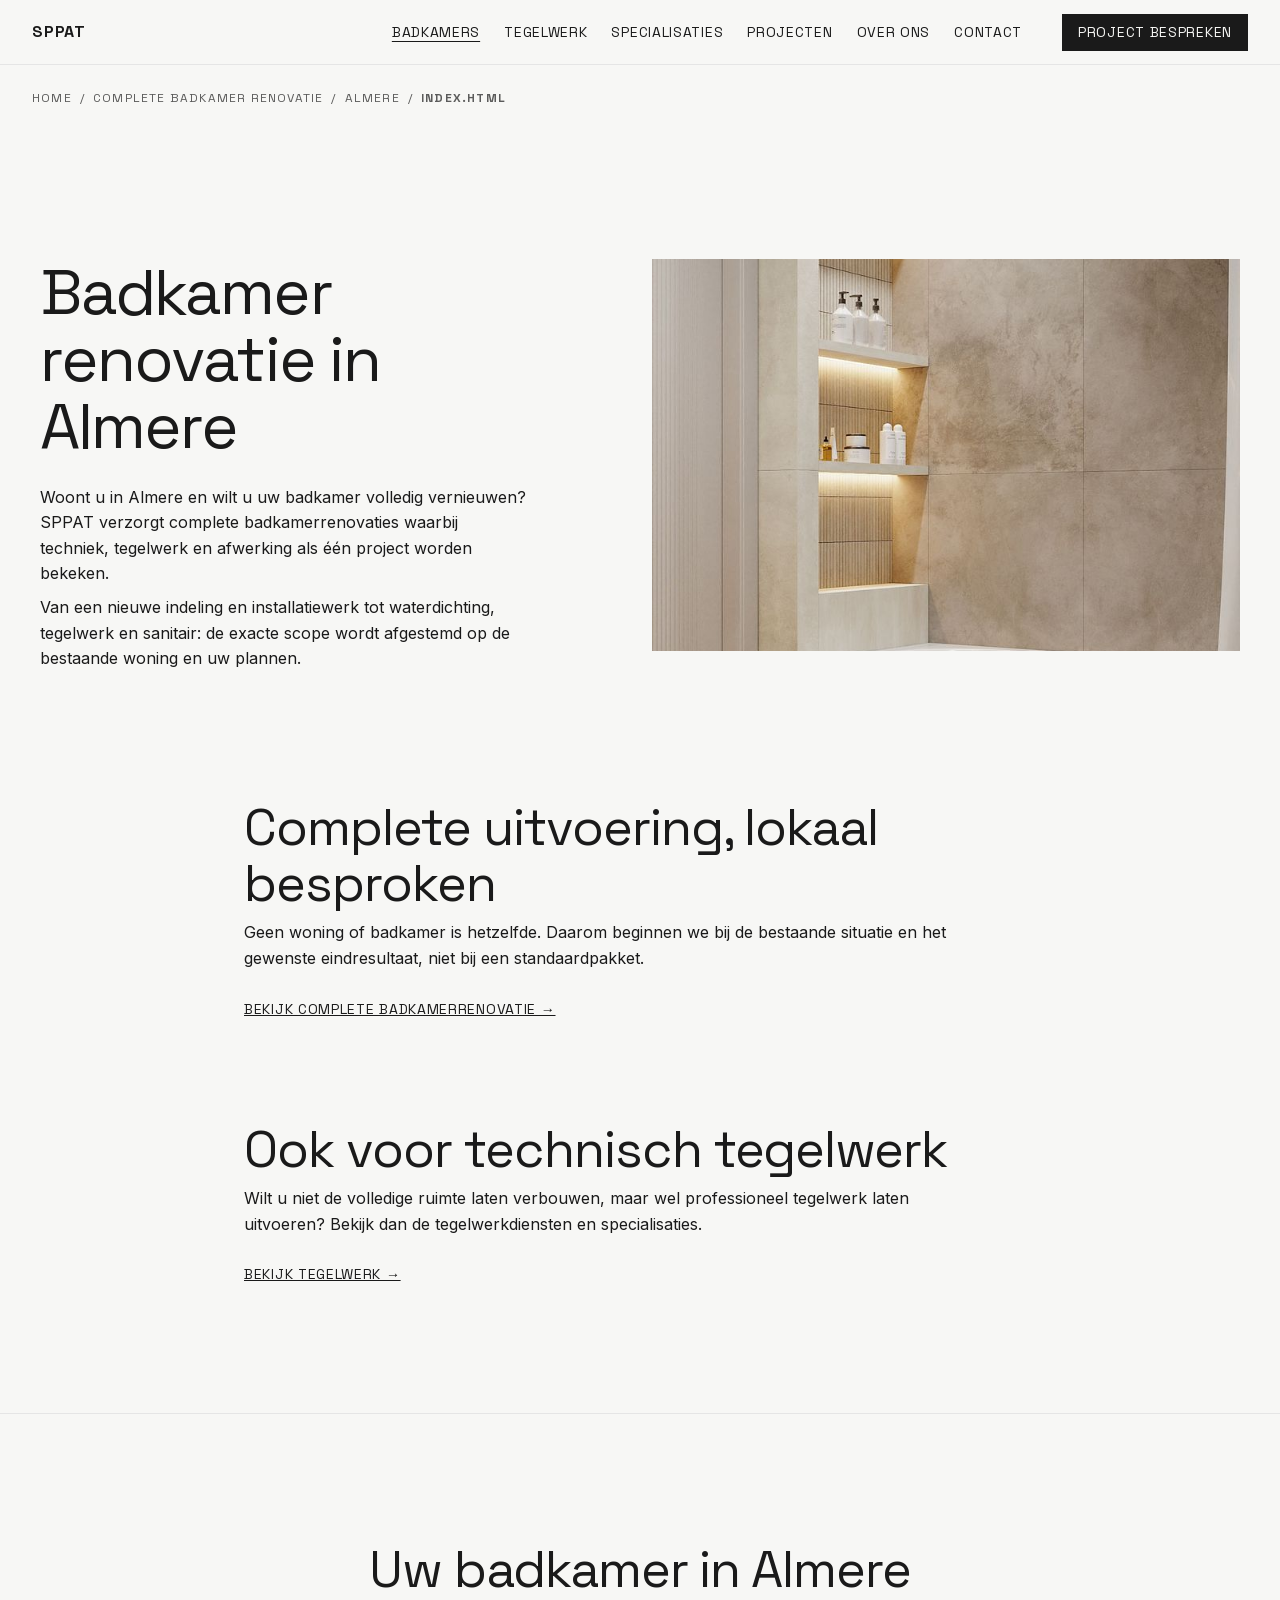
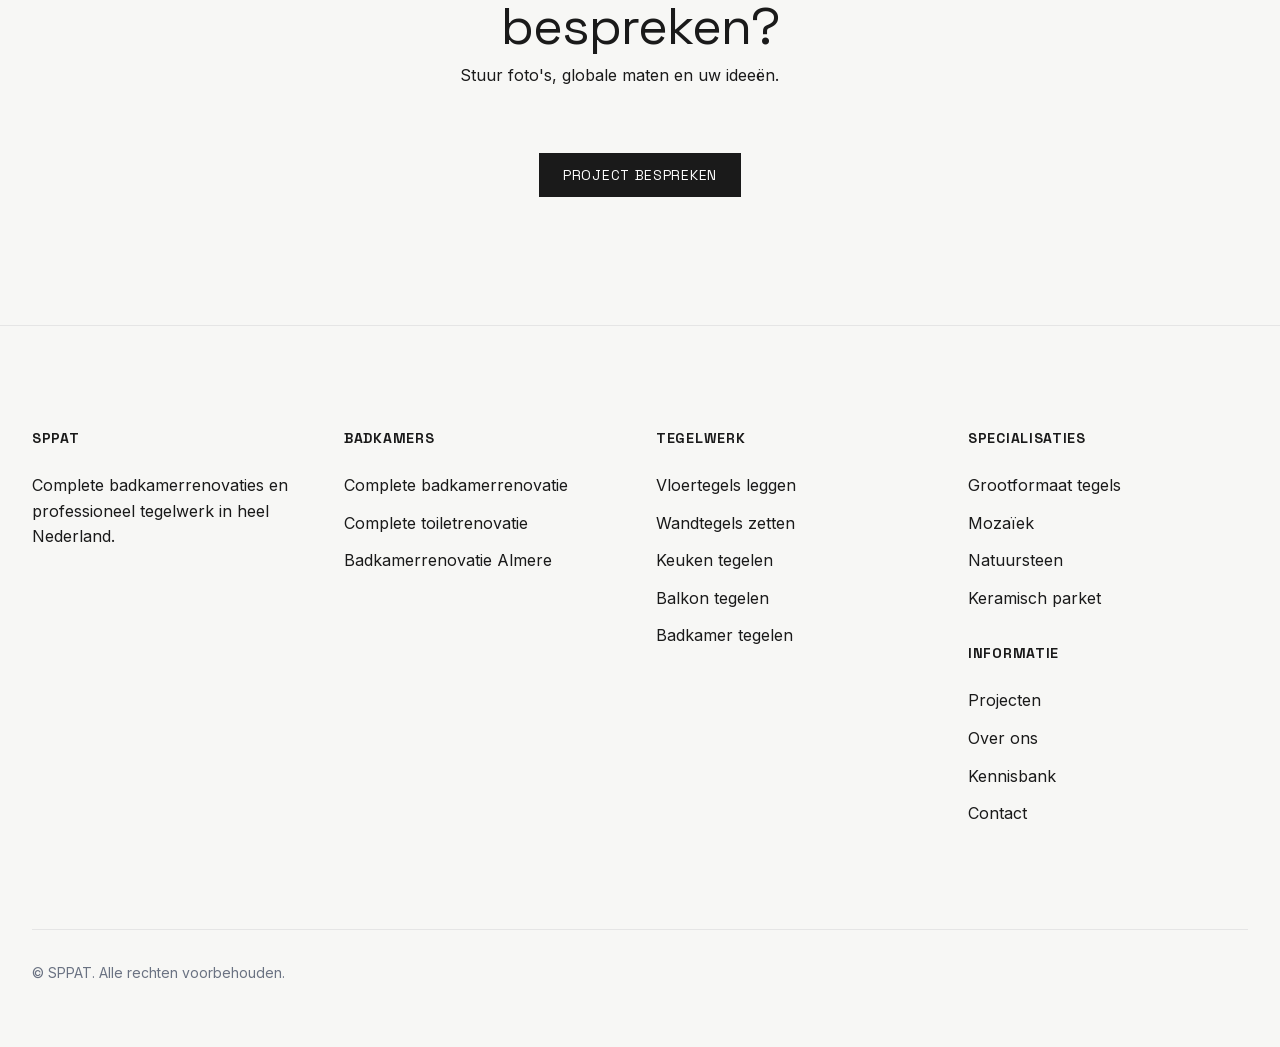
<file: complete-badkamer-renovatie/almere/index.html>
<!DOCTYPE html><html lang="nl" class="space_grotesk_f76259d7-module__OldsZG__variable inter_fe8b9d92-module__LINzvG__variable h-full antialiased"><head><meta charSet="utf-8"/><meta name="viewport" content="width=device-width, initial-scale=1"/><link rel="preload" href="/_next/static/media/0c89a48fa5027cee-s.p.2cyn07wtgehh0.woff2" as="font" crossorigin="" type="font/woff2"/><link rel="preload" href="/_next/static/media/83afe278b6a6bb3c-s.p.2bn3s6zvc0dyp.woff2" as="font" crossorigin="" type="font/woff2"/><link rel="stylesheet" href="/_next/static/chunks/1rkklwnxbx78p.css" data-precedence="next"/><link rel="preload" as="script" fetchPriority="low" href="/_next/static/chunks/310vm2bl3xxpt.js"/><script src="/_next/static/chunks/19mx3mg6lkumu.js" async=""></script><script src="/_next/static/chunks/0bma92pht_c97.js" async=""></script><script src="/_next/static/chunks/344n2zhqbh4pn.js" async=""></script><script src="/_next/static/chunks/turbopack-154wuuf6u0_13.js" async=""></script><script src="/_next/static/chunks/1w-tnjwwrdrpd.js" async=""></script><title>Badkamerrenovatie Almere | Complete Uitvoering | SPPAT</title><meta name="description" content="Badkamer renoveren in Almere? SPPAT verzorgt complete badkamerrenovaties en technisch tegelwerk. Van voorbereiding tot afwerking."/><link rel="canonical" href="https://www.sppat.nl/complete-badkamer-renovatie/almere/"/><link rel="icon" href="/favicon.ico?favicon.2vob68tjqpejf.ico" sizes="256x256" type="image/x-icon"/><meta name="next-size-adjust" content=""/><script src="/_next/static/chunks/0cz1d0mv5g_q7.js" noModule=""></script></head><body class="min-h-full flex flex-col font-inter bg-[#F7F7F5] text-[#1A1A1A]"><div hidden=""><!--$--><!--/$--></div><header class="sticky top-0 z-50 bg-[#F7F7F5] border-b border-[#E5E5E5]"><a href="#main-content" class="sr-only focus:not-sr-only focus:absolute focus:p-4 focus:bg-[#1A1A1A] focus:text-[#F7F7F5] z-[100]">Ga naar hoofdinhoud</a><div class="max-w-full w-full mx-auto px-5 lg:px-8 h-16 flex items-center justify-between"><a class="font-space font-bold uppercase tracking-[0.05em] text-[#1A1A1A] focus-visible:outline-2 focus-visible:outline-offset-4 focus-visible:outline-[#1A1A1A]" href="/">SPPAT</a><nav class="hidden lg:flex items-center gap-6"><a aria-current="page" class="font-space text-[14px] uppercase tracking-[0.05em] text-[#1A1A1A] hover:underline decoration-1 underline-offset-4 focus-visible:outline-2 focus-visible:outline-offset-4 focus-visible:outline-[#1A1A1A] underline" href="/complete-badkamer-renovatie/">Badkamers</a><a class="font-space text-[14px] uppercase tracking-[0.05em] text-[#1A1A1A] hover:underline decoration-1 underline-offset-4 focus-visible:outline-2 focus-visible:outline-offset-4 focus-visible:outline-[#1A1A1A] " href="/tegelwerk/">Tegelwerk</a><a class="font-space text-[14px] uppercase tracking-[0.05em] text-[#1A1A1A] hover:underline decoration-1 underline-offset-4 focus-visible:outline-2 focus-visible:outline-offset-4 focus-visible:outline-[#1A1A1A] " href="/specialisaties/">Specialisaties</a><a class="font-space text-[14px] uppercase tracking-[0.05em] text-[#1A1A1A] hover:underline decoration-1 underline-offset-4 focus-visible:outline-2 focus-visible:outline-offset-4 focus-visible:outline-[#1A1A1A] " href="/projecten/">Projecten</a><a class="font-space text-[14px] uppercase tracking-[0.05em] text-[#1A1A1A] hover:underline decoration-1 underline-offset-4 focus-visible:outline-2 focus-visible:outline-offset-4 focus-visible:outline-[#1A1A1A] " href="/over-ons/">Over ons</a><a class="font-space text-[14px] uppercase tracking-[0.05em] text-[#1A1A1A] hover:underline decoration-1 underline-offset-4 focus-visible:outline-2 focus-visible:outline-offset-4 focus-visible:outline-[#1A1A1A] " href="/contact/">Contact</a><a class="ml-4 font-space text-[14px] uppercase tracking-[0.05em] bg-[#1A1A1A] text-[#F7F7F5] px-4 py-2 hover:bg-[#333] transition-colors focus-visible:outline-2 focus-visible:outline-offset-4 focus-visible:outline-[#1A1A1A]" href="/contact/">Project bespreken</a></nav><button class="lg:hidden p-2 -mr-2 focus-visible:outline-2 focus-visible:outline-offset-4 focus-visible:outline-[#1A1A1A]" aria-label="Open menu" aria-expanded="false" aria-controls="mobile-menu"><svg xmlns="http://www.w3.org/2000/svg" width="24" height="24" viewBox="0 0 24 24" fill="none" stroke="currentColor" stroke-width="2" stroke-linecap="round" stroke-linejoin="round" class="lucide lucide-menu w-6 h-6 text-[#1A1A1A]" aria-hidden="true"><path d="M4 5h16"></path><path d="M4 12h16"></path><path d="M4 19h16"></path></svg></button></div></header><nav aria-label="Breadcrumb" class="w-full max-w-full mx-auto px-5 lg:px-8 py-space-sm"><ol class="hidden md:flex flex-wrap items-center gap-2 font-space text-[12px] uppercase tracking-widest text-[#1A1A1A] opacity-70"><li><a class="hover:opacity-100 transition-opacity" href="/">Home</a></li><li class="flex items-center gap-2 overflow-hidden text-ellipsis whitespace-nowrap"><span>/</span><a class="hover:opacity-100 transition-opacity text-ellipsis overflow-hidden" href="/complete-badkamer-renovatie/">Complete Badkamer Renovatie</a></li><li class="flex items-center gap-2 overflow-hidden text-ellipsis whitespace-nowrap"><span>/</span><span class="font-bold opacity-100 text-ellipsis overflow-hidden">Almere</span></li></ol><div class="flex md:hidden font-space text-[12px] uppercase tracking-widest text-[#1A1A1A] opacity-70"><a class="flex items-center gap-2 hover:opacity-100 transition-opacity" href="/complete-badkamer-renovatie/"><span>←</span> <!-- -->Complete Badkamer Renovatie</a></div></nav><div id="main-content" class="flex-grow"><main data-page="almere" class="grid grid-cols-1 md:grid-cols-12 gap-x-6"><section class="col-span-1 md:col-span-12 grid grid-cols-1 md:grid-cols-12 gap-x-6 mb-space-xl px-5 md:px-10 pt-space-xl"><div class="col-span-1 md:col-span-5 md:col-start-1 flex flex-col justify-center order-2 md:order-1 mt-space-md md:mt-0"><h1 class="font-space text-[clamp(2.5rem,5vw,4.5rem)] leading-[1.05] tracking-[-0.03em] word-break-keep ">Badkamer<wbr/>renovatie in Almere</h1><p class="mt-space-sm font-inter text-[#1A1A1A] text-lg">Woont u in Almere en wilt u uw badkamer volledig vernieuwen? SPPAT verzorgt complete badkamerrenovaties waarbij techniek, tegelwerk en afwerking als één project worden bekeken.</p><p class="mt-space-xs font-inter text-[#1A1A1A] text-lg">Van een nieuwe indeling en installatiewerk tot waterdichting, tegelwerk en sanitair: de exacte scope wordt afgestemd op de bestaande woning en uw plannen.</p></div><div class="col-span-1 md:col-span-6 md:col-start-7 order-1 md:order-2"><div class="aspect-[4/5] md:aspect-[3/2] relative w-full"><div class="relative   w-full h-full object-cover aspect-[4/5] md:aspect-[3/2] " data-media-id="ALM-HERO"><picture class="block w-full h-full absolute inset-0"><img src="/media/ванная-ниша-лед-мозаика-120ъ60см.jpeg" alt="Badkamer met verlichte nis en mozaïekaccenten" class="w-full h-full object-cover block" style="object-position:center" loading="lazy" data-media-id="ALM-HERO"/></picture></div></div></div></section><section class="col-span-1 md:col-span-12 grid grid-cols-1 md:grid-cols-12 gap-x-6 mb-space-xl px-5 md:px-10"><div class="col-span-1 md:col-span-8 md:col-start-3"><div class="mb-space-lg"><h2 class="font-space text-[clamp(2rem,4vw,3.5rem)] leading-[1.1] tracking-[-0.02em] word-break-keep ">Complete uitvoering, lokaal besproken</h2><p class="mt-space-xs font-inter text-[#1A1A1A]">Geen woning of badkamer is hetzelfde. Daarom beginnen we bij de bestaande situatie en het gewenste eindresultaat, niet bij een standaardpakket.</p><div class="mt-space-sm"><a class="font-space uppercase text-sm tracking-wider underline hover:no-underline" href="/complete-badkamer-renovatie/">Bekijk complete badkamerrenovatie →</a></div></div><div><h2 class="font-space text-[clamp(2rem,4vw,3.5rem)] leading-[1.1] tracking-[-0.02em] word-break-keep ">Ook voor technisch tegelwerk</h2><p class="mt-space-xs font-inter text-[#1A1A1A]">Wilt u niet de volledige ruimte laten verbouwen, maar wel professioneel tegelwerk laten uitvoeren? Bekijk dan de tegelwerkdiensten en specialisaties.</p><div class="mt-space-sm"><a class="font-space uppercase text-sm tracking-wider underline hover:no-underline" href="/tegelwerk/">Bekijk tegelwerk →</a></div></div></div></section><section class="col-span-1 md:col-span-12 grid grid-cols-1 md:grid-cols-12 gap-x-6 mb-space-xl px-5 md:px-10 border-t border-[#E5E5E5] pt-space-xl"><div class="col-span-1 md:col-span-8 md:col-start-3 text-center"><h2 class="font-space text-[clamp(2rem,4vw,3.5rem)] leading-[1.1] tracking-[-0.02em] word-break-keep ">Uw badkamer in Almere bespreken?</h2><p class="mt-space-xs font-inter text-[#1A1A1A]">Stuur foto&#x27;s, globale maten en uw ideeën.</p><div class="mt-space-md"><a class="bg-[#1A1A1A] text-white px-6 py-3 font-space uppercase tracking-wider text-sm hover:bg-black transition-colors inline-block" href="/contact/">Project bespreken</a></div></div></section></main><!--$--><!--/$--></div><script type="application/ld+json">{"@context":"https://schema.org","@type":"LocalBusiness","name":"SPPAT","url":"https://www.sppat.nl","areaServed":"Nederland"}</script><footer class="border-t border-[#E5E5E5] bg-[#F7F7F5] pt-space-lg pb-space-md mt-auto"><div class="max-w-full mx-auto px-5 lg:px-8"><div class="grid grid-cols-1 md:grid-cols-2 lg:grid-cols-4 gap-space-md lg:gap-8"><div class="flex flex-col gap-4"><h3 class="font-space text-[14px] uppercase tracking-[0.05em] font-bold mb-2">SPPAT</h3><p class="font-inter text-body leading-[1.6]">Complete badkamerrenovaties en professioneel tegelwerk in heel Nederland.</p><div class="font-inter text-body leading-[1.6] flex flex-col gap-1 mt-2"></div></div><div class="flex flex-col gap-4"><h3 class="font-space text-[14px] uppercase tracking-[0.05em] font-bold mb-2">Badkamers</h3><div class="flex flex-col gap-3 font-inter text-body leading-[1.6]"><a class="hover:underline" href="/complete-badkamer-renovatie/">Complete badkamerrenovatie</a><a class="hover:underline" href="/complete-badkamer-renovatie/#toiletrenovatie">Complete toiletrenovatie</a><a class="hover:underline" href="/complete-badkamer-renovatie/almere/">Badkamerrenovatie Almere</a></div></div><div class="flex flex-col gap-4"><h3 class="font-space text-[14px] uppercase tracking-[0.05em] font-bold mb-2">Tegelwerk</h3><div class="flex flex-col gap-3 font-inter text-body leading-[1.6]"><a class="hover:underline" href="/tegelwerk/#vloertegels">Vloertegels leggen</a><a class="hover:underline" href="/tegelwerk/#wandtegels">Wandtegels zetten</a><a class="hover:underline" href="/tegelwerk/#keuken">Keuken tegelen</a><a class="hover:underline" href="/tegelwerk/#balkon">Balkon tegelen</a><a class="hover:underline" href="/tegelwerk/#badkamer">Badkamer tegelen</a></div></div><div class="flex flex-col gap-8"><div class="flex flex-col gap-4"><h3 class="font-space text-[14px] uppercase tracking-[0.05em] font-bold mb-2">Specialisaties</h3><div class="flex flex-col gap-3 font-inter text-body leading-[1.6]"><a class="hover:underline" href="/specialisaties/#grootformaat">Grootformaat tegels</a><a class="hover:underline" href="/specialisaties/#mozaiek">Mozaïek</a><a class="hover:underline" href="/specialisaties/#natuursteen">Natuursteen</a><a class="hover:underline" href="/specialisaties/#keramisch-parket">Keramisch parket</a></div></div><div class="flex flex-col gap-4"><h3 class="font-space text-[14px] uppercase tracking-[0.05em] font-bold mb-2">Informatie</h3><div class="flex flex-col gap-3 font-inter text-body leading-[1.6]"><a class="hover:underline" href="/projecten/">Projecten</a><a class="hover:underline" href="/over-ons/">Over ons</a><a class="hover:underline" href="/kennisbank/">Kennisbank</a><a class="hover:underline" href="/contact/">Contact</a></div></div></div></div><div class="mt-space-lg pt-8 border-t border-[#E5E5E5]"><p class="font-inter text-[14px] text-gray-500">© SPPAT. Alle rechten voorbehouden.</p></div></div></footer><script src="/_next/static/chunks/310vm2bl3xxpt.js" id="_R_" async=""></script><script>(self.__next_f=self.__next_f||[]).push([0])</script><script>self.__next_f.push([1,"1:\"$Sreact.fragment\"\n2:I[2971,[\"/_next/static/chunks/1w-tnjwwrdrpd.js\"],\"Header\"]\n3:I[7335,[\"/_next/static/chunks/1w-tnjwwrdrpd.js\"],\"Breadcrumbs\"]\n4:I[39756,[\"/_next/static/chunks/1w-tnjwwrdrpd.js\"],\"default\"]\n5:I[37457,[\"/_next/static/chunks/1w-tnjwwrdrpd.js\"],\"default\"]\n6:I[22016,[\"/_next/static/chunks/1w-tnjwwrdrpd.js\"],\"\"]\n11:I[68027,[\"/_next/static/chunks/1w-tnjwwrdrpd.js\"],\"default\",1]\n:HL[\"/_next/static/chunks/1rkklwnxbx78p.css\",\"style\"]\n:HL[\"/_next/static/media/0c89a48fa5027cee-s.p.2cyn07wtgehh0.woff2\",\"font\",{\"crossOrigin\":\"\",\"type\":\"font/woff2\"}]\n:HL[\"/_next/static/media/83afe278b6a6bb3c-s.p.2bn3s6zvc0dyp.woff2\",\"font\",{\"crossOrigin\":\"\",\"type\":\"font/woff2\"}]\nf:X\n0:{\"P\":null,\"c\":[\"\",\"complete-badkamer-renovatie\",\"almere\",\"\"],\"q\":\"\",\"i\":false,\"f\":[[[\"\",{\"children\":[\"complete-badkamer-renovatie\",{\"children\":[\"almere\",{\"children\":[\"__PAGE__\",{},\"$undefined\",\"$undefined\",4608]},\"$undefined\",\"$undefined\",4608]},\"$undefined\",\"$undefined\",4608]},\"$undefined\",\"$undefined\",4624],[[\"$\",\"$1\",\"c\",{\"children\":[[[\"$\",\"link\",\"0\",{\"rel\":\"stylesheet\",\"href\":\"/_next/static/chunks/1rkklwnxbx78p.css\",\"precedence\":\"next\",\"crossOrigin\":\"$undefined\",\"nonce\":\"$undefined\"}],[\"$\",\"script\",\"script-0\",{\"src\":\"/_next/static/chunks/1w-tnjwwrdrpd.js\",\"async\":true,\"nonce\":\"$undefined\"}]],[\"$\",\"html\",null,{\"lang\":\"nl\",\"className\":\"space_grotesk_f76259d7-module__OldsZG__variable inter_fe8b9d92-module__LINzvG__variable h-full antialiased\",\"children\":[\"$\",\"body\",null,{\"className\":\"min-h-full flex flex-col font-inter bg-[#F7F7F5] text-[#1A1A1A]\",\"children\":[[\"$\",\"$L2\",null,{}],[\"$\",\"$L3\",null,{}],[\"$\",\"div\",null,{\"id\":\"main-content\",\"className\":\"flex-grow\",\"children\":[\"$\",\"$L4\",null,{\"parallelRouterKey\":\"children\",\"error\":\"$undefined\",\"errorStyles\":\"$undefined\",\"errorScripts\":\"$undefined\",\"template\":[\"$\",\"$L5\",null,{}],\"templateStyles\":\"$undefined\",\"templateScripts\":\"$undefined\",\"notFound\":[[[\"$\",\"title\",null,{\"children\":\"404: This page could not be found.\"}],[\"$\",\"div\",null,{\"style\":{\"fontFamily\":\"system-ui,\\\"Segoe UI\\\",Roboto,Helvetica,Arial,sans-serif,\\\"Apple Color Emoji\\\",\\\"Segoe UI Emoji\\\"\",\"height\":\"100vh\",\"textAlign\":\"center\",\"display\":\"flex\",\"flexDirection\":\"column\",\"alignItems\":\"center\",\"justifyContent\":\"center\"},\"children\":[\"$\",\"div\",null,{\"children\":[[\"$\",\"style\",null,{\"dangerouslySetInnerHTML\":{\"__html\":\"body{color:#000;background:#fff;margin:0}.next-error-h1{border-right:1px solid rgba(0,0,0,.3)}@media (prefers-color-scheme:dark){body{color:#fff;background:#000}.next-error-h1{border-right:1px solid rgba(255,255,255,.3)}}\"}}],[\"$\",\"h1\",null,{\"className\":\"next-error-h1\",\"style\":{\"display\":\"inline-block\",\"margin\":\"0 20px 0 0\",\"padding\":\"0 23px 0 0\",\"fontSize\":24,\"fontWeight\":500,\"verticalAlign\":\"top\",\"lineHeight\":\"49px\"},\"children\":404}],[\"$\",\"div\",null,{\"style\":{\"display\":\"inline-block\"},\"children\":[\"$\",\"h2\",null,{\"style\":{\"fontSize\":14,\"fontWeight\":400,\"lineHeight\":\"49px\",\"margin\":0},\"children\":\"This page could not be found.\"}]}]]}]}]],[]],\"forbidden\":\"$undefined\",\"unauthorized\":\"$undefined\"}]}],[\"$\",\"script\",null,{\"type\":\"application/ld+json\",\"dangerouslySetInnerHTML\":{\"__html\":\"{\\\"@context\\\":\\\"https://schema.org\\\",\\\"@type\\\":\\\"LocalBusiness\\\",\\\"name\\\":\\\"SPPAT\\\",\\\"url\\\":\\\"https://www.sppat.nl\\\",\\\"areaServed\\\":\\\"Nederland\\\"}\"}}],[\"$\",\"footer\",null,{\"className\":\"border-t border-[#E5E5E5] bg-[#F7F7F5] pt-space-lg pb-space-md mt-auto\",\"children\":[\"$\",\"div\",null,{\"className\":\"max-w-full mx-auto px-5 lg:px-8\",\"children\":[[\"$\",\"div\",null,{\"className\":\"grid grid-cols-1 md:grid-cols-2 lg:grid-cols-4 gap-space-md lg:gap-8\",\"children\":[[\"$\",\"div\",null,{\"className\":\"flex flex-col gap-4\",\"children\":[[\"$\",\"h3\",null,{\"className\":\"font-space text-[14px] uppercase tracking-[0.05em] font-bold mb-2\",\"children\":\"SPPAT\"}],[\"$\",\"p\",null,{\"className\":\"font-inter text-body leading-[1.6]\",\"children\":\"Complete badkamerrenovaties en professioneel tegelwerk in heel Nederland.\"}],[\"$\",\"div\",null,{\"className\":\"font-inter text-body leading-[1.6] flex flex-col gap-1 mt-2\",\"children\":[null,null,null,null]}]]}],[\"$\",\"div\",null,{\"className\":\"flex flex-col gap-4\",\"children\":[[\"$\",\"h3\",null,{\"className\":\"font-space text-[14px] uppercase tracking-[0.05em] font-bold mb-2\",\"children\":\"Badkamers\"}],[\"$\",\"div\",null,{\"className\":\"flex flex-col gap-3 font-inter text-body leading-[1.6]\",\"children\":[[\"$\",\"$L6\",null,{\"href\":\"/complete-badkamer-renovatie/\",\"className\":\"hover:underline\",\"children\":\"Complete badkamerrenovatie\"}],[\"$\",\"$L6\",null,{\"href\":\"/complete-badkamer-renovatie/#toiletrenovatie\",\"className\":\"hover:underline\",\"children\":\"Complete toiletrenovatie\"}],[\"$\",\"$L6\",null,{\"href\":\"/complete-badkamer-renovatie/almere/\",\"className\":\"hover:underline\",\"children\":\"Badkamerrenovatie Almere\"}]]}]]}],[\"$\",\"div\",null,{\"className\":\"flex flex-col gap-4\",\"children\":[[\"$\",\"h3\",null,{\"className\":\"font-space text-[14px] uppercase tracking-[0.05em] font-bold mb-2\",\"children\":\"Tegelwerk\"}],[\"$\",\"div\",null,{\"className\":\"flex flex-col gap-3 font-inter text-body leading-[1.6]\",\"children\":[[\"$\",\"$L6\",null,{\"href\":\"/tegelwerk/#vloertegels\",\"className\":\"hover:underline\",\"children\":\"Vloertegels leggen\"}],[\"$\",\"$L6\",null,{\"href\":\"/tegelwerk/#wandtegels\",\"className\":\"hover:underline\",\"children\":\"Wandtegels zetten\"}],\"$L7\",\"$L8\",\"$L9\"]}]]}],\"$La\"]}],\"$Lb\"]}]}]]}]}]]}],{\"children\":[\"$Lc\",{\"children\":[\"$Ld\",{\"children\":[\"$Le\",{},null,false,null]},null,false,\"$f\"]},null,false,\"$f\"]},null,false,null],\"$L10\",false]],\"m\":\"$undefined\",\"G\":[\"$11\",[\"$L12\"]],\"S\":true,\"h\":null,\"r\":\"$undefined\",\"s\":\"$undefined\",\"a\":\"$undefined\",\"l\":\"$undefined\",\"p\":\"$undefined\",\"d\":\"$undefined\",\"b\":\"UzCiHNYJDGdKNgG8ju-Is\"}\n15:I[97367,[\"/_next/static/chunks/1w-tnjwwrdrpd.js\"],\"ViewportBoundary\"]\n17:I[97367,[\"/_next/static/chunks/1w-tnjwwrdrpd.js\"],\"MetadataBoundary\"]\n18:\"$Sreact.suspense\"\n7:[\"$\",\"$L6\",null,{\"href\":\"/tegelwerk/#keuken\",\"className\":\"hover:underline\",\"children\":\"Keuken tegelen\"}]\n8:[\"$\",\"$L6\",null,{\"href\":\"/tegelwerk/#balkon\",\"className\":\"hover:underline\",\"children\":\"Balkon tegelen\"}]\n9:[\"$\",\"$L6\",null,{\"href\":\"/tegelwerk/#badkamer\",\"className\":\"hover:underline\",\"children\":\"Badkamer tegelen\"}]\na:[\"$\",\"div\",null,{\"className\":\"flex flex-col gap-8\",\"children\":[[\"$\",\"div\",null,{\"className\":\"flex flex-col gap-4\",\"children\":[[\"$\",\"h3\",null,{\"className\":\"font-space text-[14px] uppercase tracking-[0.05em] font-bold mb-2\",\"children\":\"Specialisaties\"}],[\"$\",\"div\",null,{\"className\":\"flex flex-col gap-3 font-inter text-body leading-[1.6]\",\"children\":[[\"$\",\"$L6\",null,{\"href\":\"/specialisaties/#grootformaat\",\"className\":\"hover:underline\",\"children\":\"Grootformaat tegels\"}],[\"$\",\"$L6\",null,{\"href\":\"/specialisaties/#mozaiek\",\"className\":\"hover:underline\",\"children\":\"Mozaïek\"}],[\"$\",\"$L6\",null,{\"href\":\"/specialisaties/#natuursteen\",\"className\":\"hover:underline\",\"children\":\"Natuursteen\"}],[\"$\",\"$L6\",null,{\"href\":\"/specialisaties/#keramisch-parket\",\"className\":\"hover:underline\",\"children\":\"Keramisch parket\"}]]}]]}],[\"$\",\"div\",null,{\"className\":\"flex flex-col gap-4\",\"children\":[[\"$\",\"h3\",null,{\"className\":\"font-space text-[14px] uppercase tracking-[0.05em] font-bold mb-2\",\"children\":\"Informatie\"}],[\"$\",\"div\",null,{\"className\":\"flex flex-col gap-3 font-inter text-body leading-[1.6]\",\"children\":[[\"$\",\"$L6\",null,{\"href\":\"/projecten/\",\"className\":\"hover:underline\",\"children\":\"Projecten\"}],[\"$\",\"$L6\",null,{\"href\":\"/over-ons/\",\"className\":\"hover:underline\",\"children\":\"Over ons\"}],[\"$\",\"$L6\",null,{\"href\":\"/kennisbank/\",\"className\":\"hover:underline\",\"children\":\"Kennisbank\"}],[\"$\",\"$L6\",null,{\"href\":\"/contact/\",\"className\":\"hover:underline\",\"children\":\"Contact\"}]]}]]}]]}]\nb:[\"$\",\"div\",null,{\"className\":\"mt-space-lg pt-8 border-t border-[#E5E5E5]\",\"children\":[\"$\",\"p\",null,{\"className\":\"font-inter text-[14px] text-gray-500\",\"children\":\"© SPPAT. Alle rechten voorbehouden.\"}]}]\nc:[\"$\",\"$1\",\"c\",{\"children\":[null,[\"$\",\"$L4\",null,{\"parallelRouterKey\":\"children\",\"error\":\"$undefined\",\"errorStyles\":\"$undefined\",\"errorScripts\":\"$undefined\",\"template\":[\"$\",\"$L5\",null,{}],\"templateStyles\":\"$undefined\",\"templateScripts\":\"$undefined\",\"notFound\":\"$undefined\",\"forbidden\":\"$undefined\",\"unauthorized\":\"$undefined\"}]]}]\nd:[\"$\",\"$1\",\"c\",{\"children\":[null,[\"$\",\"$L4\",null,{\"parallelRouterKey\":\"children\",\"error\":\"$undefined\",\"errorStyles\":\"$undefined\",\"errorScripts\":\"$undefined\",\"template\":[\"$\",\"$L5\",null,{}],\"templateStyles\":\"$undefined\",\"templateScripts\":\"$undefined\",\"notFound\":\"$undefined\",\"forbidden\":\"$undefined\",\"unauthorized\":\"$undefined\"}]]}]\n13:[\"$undefined\",\"$undefined\",\"$undefined\",[\"$\",\"img\",null,{\"src\":\"/media/ванная-ниша-лед-мозаика-120ъ60см.jpeg\",\"alt\":\"Badkamer met verlichte nis en mozaïekaccenten\",\"className\":\"w-full h-full object-cover block\",\"style\":{\"objectPosition\":\"center\"},\"loading\":\"lazy\",\"fetchPriority\":\"$undefined\",\"data-media-id\":\"ALM-HERO\"}]]\ne:[\"$\",\"$1\",\"c\",{\"children\":[[\"$\",\"main\",null,{\"data-page\":\"almere\",\"className\":\"grid grid-cols-1 md:grid-cols-12 gap-x-6\",\"children\":[[\"$\",\"section\",null,{\"className\":\"col-span-1 md:col-span-12 grid grid-cols-1 md:grid-cols-12 gap-x-6 mb-space-xl px-5 md:px-10 pt-space-xl\",\"children\":[[\"$\",\"div\",null,{\"className\":\"col-span-1 md:col-span-5 md:col-start-1 flex flex-col justify-center order-2 md:order-1 mt-space-md md:mt-0\",\"children\":[[\"$\",\"h1\",null,{\"id\":\"$undefined\",\"className\":\"font-space text-[clamp(2.5rem,5vw,4.5rem)] leading-[1.05] tracking-[-0.03em] word-break-keep \",\"children\":[\"Badkamer\",[\"$\",\"wbr\",null,{}],\"renovatie in Almere\"]}],[\"$\",\"p\",null,{\"className\":\"mt-space-sm font-inter text-[#1A1A1A] text-lg\",\"children\":\"Woont u in Almere en wilt u uw badkamer volledig vernieuwen? SPPAT verzorgt complete badkamerrenovaties waarbij techniek, tegelwerk en afwerking als één project worden bekeken.\"}],[\"$\",\"p\",null,{\"className\":\"mt-space-xs font-inter text-[#1A1A1A] text-lg\",\"children\":\"Van een nieuwe indeling en installatiewerk tot waterdichting, tegelwerk en sanitair: de exacte scope wordt afgestemd op de bestaande woning en uw plannen.\"}]]}],[\"$\",\"div\",null,{\"className\":\"col-span-1 md:col-span-6 md:col-start-7 order-1 md:order-2\",\"children\":[\"$\",\"div\",null,{\"className\":\"aspect-[4/5] md:aspect-[3/2] relative w-full\",\"children\":[\"$\",\"div\",null,{\"className\":\"relative   w-full h-full object-cover aspect-[4/5] md:aspect-[3/2] \",\"data-media-id\":\"ALM-HERO\",\"children\":[[\"$\",\"picture\",null,{\"className\":\"block w-full h-full absolute inset-0\",\"children\":\"$13\"}],\"$undefined\",false]}]}]}]]}],[\"$\",\"section\",null,{\"className\":\"col-span-1 md:col-span-12 grid grid-cols-1 md:grid-cols-12 gap-x-6 mb-space-xl px-5 md:px-10\",\"children\":[\"$\",\"div\",null,{\"className\":\"col-span-1 md:col-span-8 md:col-start-3\",\"children\":[[\"$\",\"div\",null,{\"className\":\"mb-space-lg\",\"children\":[[\"$\",\"h2\",null,{\"id\":\"$undefined\",\"className\":\"font-space text-[clamp(2rem,4vw,3.5rem)] leading-[1.1] tracking-[-0.02em] word-break-keep \",\"children\":\"Complete uitvoering, lokaal besproken\"}],[\"$\",\"p\",null,{\"className\":\"mt-space-xs font-inter text-[#1A1A1A]\",\"children\":\"Geen woning of badkamer is hetzelfde. Daarom beginnen we bij de bestaande situatie en het gewenste eindresultaat, niet bij een standaardpakket.\"}],[\"$\",\"div\",null,{\"className\":\"mt-space-sm\",\"children\":[\"$\",\"$L6\",null,{\"href\":\"/complete-badkamer-renovatie/\",\"className\":\"font-space uppercase text-sm tracking-wider underline hover:no-underline\",\"children\":\"Bekijk complete badkamerrenovatie →\"}]}]]}],[\"$\",\"div\",null,{\"children\":[[\"$\",\"h2\",null,{\"id\":\"$undefined\",\"className\":\"font-space text-[clamp(2rem,4vw,3.5rem)] leading-[1.1] tracking-[-0.02em] word-break-keep \",\"children\":\"Ook voor technisch tegelwerk\"}],[\"$\",\"p\",null,{\"className\":\"mt-space-xs font-inter text-[#1A1A1A]\",\"children\":\"Wilt u niet de volledige ruimte laten verbouwen, maar wel professioneel tegelwerk laten uitvoeren? Bekijk dan de tegelwerkdiensten en specialisaties.\"}],[\"$\",\"div\",null,{\"className\":\"mt-space-sm\",\"children\":[\"$\",\"$L6\",null,{\"href\":\"/tegelwerk/\",\"className\":\"font-space uppercase text-sm tracking-wider underline hover:no-underline\",\"children\":\"Bekijk tegelwerk →\"}]}]]}]]}]}],[\"$\",\"section\",null,{\"className\":\"col-span-1 md:col-span-12 grid grid-cols-1 md:grid-cols-12 gap-x-6 mb-space-xl px-5 md:px-10 border-t border-[#E5E5E5] pt-space-xl\",\"children\":[\"$\",\"div\",null,{\"className\":\"col-span-1 md:col-span-8 md:col-start-3 text-center\",\"children\":[[\"$\",\"h2\",null,{\"id\":\"$undefined\",\"className\":\"font-space text-[clamp(2rem,4vw,3.5rem)] leading-[1.1] tracking-[-0.02em] word-break-keep \",\"children\":\"Uw badkamer in Almere bespreken?\"}],[\"$\",\"p\",null,{\"className\":\"mt-space-xs font-inter text-[#1A1A1A]\",\"children\":\"Stuur foto's, globale maten en uw ideeën.\"}],[\"$\",\"div\",null,{\"className\":\"mt-space-md\",\"children\":[\"$\",\"$L6\",null,{\"href\":\"/contact/\",\"className\":\"bg-[#1A1A1A] text-white px-6 py-3 font-space uppercase tracking-wider text-sm hover:bg-black transition-colors inline-block\",\"children\":\"Project bespreken\"}]}]]}]}]]}],null,\"$L14\"]}]\n10:[\"$\",\"$1\",\"h\",{\"children\":[null,[\"$\",\"$L15\",null,{\"children\":\"$L16\"}],[\"$\",\"div\",null,{\"hidden\":true,\"children\":[\"$\",\"$L17\",null,{\"children\":[\"$\",\"$18\",null,{\"name\":\"Next.Metadata\",\"children\":\"$L19\"}]}]}],[\"$\",\"meta\",null,{\"name\":\"next-size-adjust\",\"content\":\"\"}]]}]\n12:[\"$\",\"link\",\"0\",{\"rel\":\"stylesheet\",\"href\":\"/_next/static/chunks/1rkklwnxbx78p.css\",\"precedence\":\"next\",\"crossOrigin\":\"$undefined\",\"nonce\":\"$undefined\"}]\n1a:I[97367,[\"/_next/static/chunks/1w-tnjwwrdrpd.js\"],\"OutletBoundary\"]\nf:C\n14:[\"$\",\"$L1a\",null,{\"children\":[\"$\",\"$18\",null,{\"name\":\"Next.MetadataOutlet\",\"children\":\"$@1b\"}]}]\n16:[[\"$\",\"meta\",\"0\",{\"charSet\":\"utf-8\"}],[\"$\",\"meta\",\"1\",{\"name\":\"viewport\",\"content\":\"width=device-width, initial-scale=1\"}]]\n1c:I[27201,[\"/_next/static/chunks/1w-tnjwwrdrpd.js\"],\"IconMark\"]\n19:[[\"$\",\"title\",\"0\",{\"children\":\"Badkamerrenovatie Almere | Complete Uitvoering | SPPAT\"}],[\"$\",\"meta\",\"1\",{\"name\":\"description\",\"content\":\"Badkamer renoveren in Almere? SPPAT verzorgt complete badkamerrenovaties en technisch tegelwerk. Van voorbereiding tot afwerking.\"}],[\"$\",\"link\",\"2\",{\"rel\":\"canonical\",\"href\":\"https://www.sppat.nl/complete-badkamer-renovatie/almere/\"}],[\"$\",\"link\",\"3\",{\"rel\":\"icon\",\"href\":\"/favicon.ico?favicon.2vob68tjqpejf.ico\",\"sizes\":\"256x256\",\"type\":\"image/x-icon\"}],[\"$\",\"$L1c\",\"4\",{}]]\n1b:null\n"])</script></body></html>
</file>
<file: _next/static/chunks/1rkklwnxbx78p.css>
@font-face{font-family:Space Grotesk;font-style:normal;font-weight:300 700;font-display:swap;src:url(../media/32687112bd2dd8db-s.1gepa_7fcx9fm.woff2)format("woff2");unicode-range:U+102-103,U+110-111,U+128-129,U+168-169,U+1A0-1A1,U+1AF-1B0,U+300-301,U+303-304,U+308-309,U+323,U+329,U+1EA0-1EF9,U+20AB}@font-face{font-family:Space Grotesk;font-style:normal;font-weight:300 700;font-display:swap;src:url(../media/28868e710e86be81-s.2eksvhm1z0jwa.woff2)format("woff2");unicode-range:U+100-2BA,U+2BD-2C5,U+2C7-2CC,U+2CE-2D7,U+2DD-2FF,U+304,U+308,U+329,U+1D00-1DBF,U+1E00-1E9F,U+1EF2-1EFF,U+2020,U+20A0-20AB,U+20AD-20C0,U+2113,U+2C60-2C7F,U+A720-A7FF}@font-face{font-family:Space Grotesk;font-style:normal;font-weight:300 700;font-display:swap;src:url(../media/0c89a48fa5027cee-s.p.2cyn07wtgehh0.woff2)format("woff2");unicode-range:U+??,U+131,U+152-153,U+2BB-2BC,U+2C6,U+2DA,U+2DC,U+304,U+308,U+329,U+2000-206F,U+20AC,U+2122,U+2191,U+2193,U+2212,U+2215,U+FEFF,U+FFFD}@font-face{font-family:Space Grotesk Fallback;src:local(Arial);ascent-override:89.71%;descent-override:26.62%;line-gap-override:0.0%;size-adjust:109.69%}.space_grotesk_f76259d7-module__OldsZG__className{font-family:Space Grotesk,Space Grotesk Fallback;font-style:normal}.space_grotesk_f76259d7-module__OldsZG__variable{--font-space:"Space Grotesk", "Space Grotesk Fallback"}
@font-face{font-family:Inter;font-style:normal;font-weight:100 900;font-display:swap;src:url(../media/2c55a0e60120577a-s.0-dom-5bn10r2.woff2)format("woff2");unicode-range:U+460-52F,U+1C80-1C8A,U+20B4,U+2DE0-2DFF,U+A640-A69F,U+FE2E-FE2F}@font-face{font-family:Inter;font-style:normal;font-weight:100 900;font-display:swap;src:url(../media/9c72aa0f40e4eef8-s.1y4-pdgsjb-pw.woff2)format("woff2");unicode-range:U+301,U+400-45F,U+490-491,U+4B0-4B1,U+2116}@font-face{font-family:Inter;font-style:normal;font-weight:100 900;font-display:swap;src:url(../media/ad66f9afd8947f86-s.3lvt2whj97whp.woff2)format("woff2");unicode-range:U+1F??}@font-face{font-family:Inter;font-style:normal;font-weight:100 900;font-display:swap;src:url(../media/5476f68d60460930-s.2uwcyprjm3xu3.woff2)format("woff2");unicode-range:U+370-377,U+37A-37F,U+384-38A,U+38C,U+38E-3A1,U+3A3-3FF}@font-face{font-family:Inter;font-style:normal;font-weight:100 900;font-display:swap;src:url(../media/2bbe8d2671613f1f-s.0k62hbripvv8p.woff2)format("woff2");unicode-range:U+102-103,U+110-111,U+128-129,U+168-169,U+1A0-1A1,U+1AF-1B0,U+300-301,U+303-304,U+308-309,U+323,U+329,U+1EA0-1EF9,U+20AB}@font-face{font-family:Inter;font-style:normal;font-weight:100 900;font-display:swap;src:url(../media/1bffadaabf893a1e-s.3-6t-g6q0vh0a.woff2)format("woff2");unicode-range:U+100-2BA,U+2BD-2C5,U+2C7-2CC,U+2CE-2D7,U+2DD-2FF,U+304,U+308,U+329,U+1D00-1DBF,U+1E00-1E9F,U+1EF2-1EFF,U+2020,U+20A0-20AB,U+20AD-20C0,U+2113,U+2C60-2C7F,U+A720-A7FF}@font-face{font-family:Inter;font-style:normal;font-weight:100 900;font-display:swap;src:url(../media/83afe278b6a6bb3c-s.p.2bn3s6zvc0dyp.woff2)format("woff2");unicode-range:U+??,U+131,U+152-153,U+2BB-2BC,U+2C6,U+2DA,U+2DC,U+304,U+308,U+329,U+2000-206F,U+20AC,U+2122,U+2191,U+2193,U+2212,U+2215,U+FEFF,U+FFFD}@font-face{font-family:Inter Fallback;src:local(Arial);ascent-override:90.44%;descent-override:22.52%;line-gap-override:0.0%;size-adjust:107.12%}.inter_fe8b9d92-module__LINzvG__className{font-family:Inter,Inter Fallback;font-style:normal}.inter_fe8b9d92-module__LINzvG__variable{--font-inter:"Inter", "Inter Fallback"}
@layer properties{@supports (((-webkit-hyphens:none)) and (not (margin-trim:inline))) or ((-moz-orient:inline) and (not (color:rgb(from red r g b)))){*,:before,:after,::backdrop{--tw-rotate-x:initial;--tw-rotate-y:initial;--tw-rotate-z:initial;--tw-skew-x:initial;--tw-skew-y:initial;--tw-scroll-snap-strictness:proximity;--tw-space-y-reverse:0;--tw-border-style:solid;--tw-leading:initial;--tw-font-weight:initial;--tw-tracking:initial;--tw-blur:initial;--tw-brightness:initial;--tw-contrast:initial;--tw-grayscale:initial;--tw-hue-rotate:initial;--tw-invert:initial;--tw-opacity:initial;--tw-saturate:initial;--tw-sepia:initial;--tw-drop-shadow:initial;--tw-drop-shadow-color:initial;--tw-drop-shadow-alpha:100%;--tw-drop-shadow-size:initial;--tw-translate-x:0;--tw-translate-y:0;--tw-translate-z:0;--tw-outline-style:solid}}}@layer theme{:root,:host{--font-sans:-apple-system, BlinkMacSystemFont, "Segoe UI", Roboto, "Helvetica Neue", "Noto Sans", Arial, sans-serif, "Apple Color Emoji", "Segoe UI Emoji", "Segoe UI Symbol", "Noto Color Emoji";--font-mono:ui-monospace, SFMono-Regular, Menlo, Monaco, Consolas, "Liberation Mono", "Courier New", monospace;--color-gray-400:#99a1af;--color-gray-500:#6a7282;--color-black:#000;--color-white:#fff;--spacing:.25rem;--container-sm:24rem;--container-2xl:42rem;--container-4xl:56rem;--text-xs:.75rem;--text-xs--line-height:calc(1 / .75);--text-sm:.875rem;--text-sm--line-height:calc(1.25 / .875);--text-base:1rem;--text-base--line-height:calc(1.5 / 1);--text-lg:1.125rem;--text-lg--line-height:calc(1.75 / 1.125);--text-xl:1.25rem;--text-xl--line-height:calc(1.75 / 1.25);--text-2xl:1.5rem;--text-2xl--line-height:calc(2 / 1.5);--text-4xl:2.25rem;--text-4xl--line-height:calc(2.5 / 2.25);--text-8xl:6rem;--text-8xl--line-height:1;--font-weight-bold:700;--tracking-tight:-.025em;--tracking-wide:.025em;--tracking-wider:.05em;--tracking-widest:.1em;--default-transition-duration:.15s;--default-transition-timing-function:cubic-bezier(.4, 0, .2, 1);--default-font-family:var(--font-sans);--default-mono-font-family:var(--font-mono);--font-space:var(--font-space), "Space Grotesk", sans-serif;--font-inter:var(--font-inter), "Inter", sans-serif;--color-blueprint:#e5e5e5;--spacing-space-xs:8px;--spacing-space-sm:24px;--spacing-space-md:clamp(48px, 5vw, 64px);--spacing-space-lg:clamp(80px, 8vw, 120px);--spacing-space-xl:clamp(100px, 10vw, 160px);--text-h3:clamp(1.25rem, 2vw, 1.5rem);--text-body:clamp(1rem, 1.1vw, 1.125rem)}@supports (color:lab(0% 0 0)){:root,:host{--color-gray-400:lab(65.9269% -.832707 -8.17473);--color-gray-500:lab(47.7841% -.393182 -10.0268)}}}@layer base{*,:after,:before,::backdrop{box-sizing:border-box;border:0 solid;margin:0;padding:0}::file-selector-button{box-sizing:border-box;border:0 solid;margin:0;padding:0}html,:host{-webkit-text-size-adjust:100%;tab-size:4;line-height:1.5;font-family:var(--default-font-family,-apple-system, BlinkMacSystemFont, "Segoe UI", Roboto, "Helvetica Neue", "Noto Sans", Arial, sans-serif, "Apple Color Emoji", "Segoe UI Emoji", "Segoe UI Symbol", "Noto Color Emoji");font-feature-settings:var(--default-font-feature-settings,normal);font-variation-settings:var(--default-font-variation-settings,normal);-webkit-tap-highlight-color:transparent}hr{height:0;color:inherit;border-top-width:1px}abbr:where([title]){-webkit-text-decoration:underline dotted;text-decoration:underline dotted}h1,h2,h3,h4,h5,h6{font-size:inherit;font-weight:inherit}a{color:inherit;-webkit-text-decoration:inherit;-webkit-text-decoration:inherit;-webkit-text-decoration:inherit;-webkit-text-decoration:inherit;text-decoration:inherit}b,strong{font-weight:bolder}code,kbd,samp,pre{font-family:var(--default-mono-font-family,ui-monospace, SFMono-Regular, Menlo, Monaco, Consolas, "Liberation Mono", "Courier New", monospace);font-feature-settings:var(--default-mono-font-feature-settings,normal);font-variation-settings:var(--default-mono-font-variation-settings,normal);font-size:1em}small{font-size:80%}sub,sup{vertical-align:baseline;font-size:75%;line-height:0;position:relative}sub{bottom:-.25em}sup{top:-.5em}table{text-indent:0;border-color:inherit;border-collapse:collapse}:-moz-focusring:where(:not(iframe)){outline:auto}progress{vertical-align:baseline}summary{display:list-item}ol,ul,menu{list-style:none}img,svg,video,canvas,audio,iframe,embed,object{vertical-align:middle;display:block}img,video{max-width:100%;height:auto}button,input,select,optgroup,textarea{font:inherit;font-feature-settings:inherit;font-variation-settings:inherit;letter-spacing:inherit;color:inherit;opacity:1;background-color:#0000;border-radius:0}::file-selector-button{font:inherit;font-feature-settings:inherit;font-variation-settings:inherit;letter-spacing:inherit;color:inherit;opacity:1;background-color:#0000;border-radius:0}:where(select:is([multiple],[size])) optgroup{font-weight:bolder}:where(select:is([multiple],[size])) optgroup option{padding-inline-start:20px}::file-selector-button{margin-inline-end:4px}::placeholder{opacity:1}@supports (not ((-webkit-appearance:-apple-pay-button))) or (contain-intrinsic-size:1px){::placeholder{color:currentColor}@supports (color:color-mix(in lab, red, red)){::placeholder{color:color-mix(in oklab, currentcolor 50%, transparent)}}}textarea{resize:vertical}::-webkit-search-decoration{-webkit-appearance:none}::-webkit-date-and-time-value{min-height:1lh;text-align:inherit}::-webkit-datetime-edit{display:inline-flex}::-webkit-datetime-edit-fields-wrapper{padding:0}::-webkit-datetime-edit{padding-block:0}::-webkit-datetime-edit-year-field{padding-block:0}::-webkit-datetime-edit-month-field{padding-block:0}::-webkit-datetime-edit-day-field{padding-block:0}::-webkit-datetime-edit-hour-field{padding-block:0}::-webkit-datetime-edit-minute-field{padding-block:0}::-webkit-datetime-edit-second-field{padding-block:0}::-webkit-datetime-edit-millisecond-field{padding-block:0}::-webkit-datetime-edit-meridiem-field{padding-block:0}::-webkit-calendar-picker-indicator{line-height:1}:-moz-ui-invalid{box-shadow:none}button,input:where([type=button],[type=reset],[type=submit]){appearance:button}::file-selector-button{appearance:button}::-webkit-inner-spin-button{height:auto}::-webkit-outer-spin-button{height:auto}[hidden]:where(:not([hidden=until-found])){display:none!important}}@layer components;@layer utilities{.pointer-events-none{pointer-events:none}.visible{visibility:visible}.sr-only{clip-path:inset(50%);white-space:nowrap;border-width:0;width:1px;height:1px;margin:-1px;padding:0;position:absolute;overflow:hidden}.absolute{position:absolute}.fixed{position:fixed}.relative{position:relative}.sticky{position:sticky}.inset-0{inset:0}.top-0{top:0}.top-2{top:calc(var(--spacing) * 2)}.top-20{top:calc(var(--spacing) * 20)}.bottom-0{bottom:0}.left-2{left:calc(var(--spacing) * 2)}.left-\[20px\]{left:20px}.isolate{isolation:isolate}.z-0{z-index:0}.z-10{z-index:10}.z-20{z-index:20}.z-50{z-index:50}.z-\[100\]{z-index:100}.order-1{order:1}.order-2{order:2}.order-first{order:-9999}.order-last{order:9999}.col-span-1{grid-column:span 1/span 1}.col-span-4{grid-column:span 4/span 4}.col-span-full{grid-column:1/-1}.container{width:100%}@media (min-width:40rem){.container{max-width:40rem}}@media (min-width:48rem){.container{max-width:48rem}}@media (min-width:64rem){.container{max-width:64rem}}@media (min-width:80rem){.container{max-width:80rem}}@media (min-width:96rem){.container{max-width:96rem}}.-mx-5{margin-inline:calc(var(--spacing) * -5)}.-mx-\[20px\]{margin-inline:-20px}.mx-auto{margin-inline:auto}.mt-1{margin-top:var(--spacing)}.mt-2{margin-top:calc(var(--spacing) * 2)}.mt-4{margin-top:calc(var(--spacing) * 4)}.mt-6{margin-top:calc(var(--spacing) * 6)}.mt-\[173px\]{margin-top:173px}.mt-auto{margin-top:auto}.mt-space-lg{margin-top:var(--spacing-space-lg)}.mt-space-md{margin-top:var(--spacing-space-md)}.mt-space-sm{margin-top:var(--spacing-space-sm)}.mt-space-xl{margin-top:var(--spacing-space-xl)}.mt-space-xs{margin-top:var(--spacing-space-xs)}.-mr-2{margin-right:calc(var(--spacing) * -2)}.mr-4{margin-right:calc(var(--spacing) * 4)}.mb-1{margin-bottom:var(--spacing)}.mb-2{margin-bottom:calc(var(--spacing) * 2)}.mb-4{margin-bottom:calc(var(--spacing) * 4)}.mb-8{margin-bottom:calc(var(--spacing) * 8)}.mb-space-lg{margin-bottom:var(--spacing-space-lg)}.mb-space-md{margin-bottom:var(--spacing-space-md)}.mb-space-sm{margin-bottom:var(--spacing-space-sm)}.mb-space-xl{margin-bottom:var(--spacing-space-xl)}.mb-space-xs{margin-bottom:var(--spacing-space-xs)}.ml-4{margin-left:calc(var(--spacing) * 4)}.ml-8{margin-left:calc(var(--spacing) * 8)}.block{display:block}.contents{display:contents}.flex{display:flex}.grid{display:grid}.hidden{display:none}.inline-block{display:inline-block}.aspect-\[3\/2\]{aspect-ratio:3/2}.aspect-\[3\/4\]{aspect-ratio:3/4}.aspect-\[4\/3\]{aspect-ratio:4/3}.aspect-\[4\/5\]{aspect-ratio:4/5}.aspect-\[16\/9\]{aspect-ratio:16/9}.aspect-\[21\/9\]{aspect-ratio:21/9}.aspect-square{aspect-ratio:1}.h-6{height:calc(var(--spacing) * 6)}.h-16{height:calc(var(--spacing) * 16)}.h-\[1px\]{height:1px}.h-\[40vh\]{height:40vh}.h-auto{height:auto}.h-full{height:100%}.min-h-full{min-height:100%}.w-6{width:calc(var(--spacing) * 6)}.w-\[1px\]{width:1px}.w-\[70vw\]{width:70vw}.w-\[calc\(100\%\+40px\)\]{width:calc(100% + 40px)}.w-full{width:100%}.max-w-2xl{max-width:var(--container-2xl)}.max-w-4xl{max-width:var(--container-4xl)}.max-w-\[100vw\]{max-width:100vw}.max-w-full{max-width:100%}.max-w-none{max-width:none}.max-w-sm{max-width:var(--container-sm)}.min-w-0{min-width:0}.flex-none{flex:none}.flex-shrink-0,.shrink-0{flex-shrink:0}.flex-grow{flex-grow:1}.transform{transform:var(--tw-rotate-x,) var(--tw-rotate-y,) var(--tw-rotate-z,) var(--tw-skew-x,) var(--tw-skew-y,)}.cursor-pointer{cursor:pointer}.resize-none{resize:none}.snap-x{scroll-snap-type:x var(--tw-scroll-snap-strictness)}.snap-mandatory{--tw-scroll-snap-strictness:mandatory}.snap-center{scroll-snap-align:center}.list-inside{list-style-position:inside}.list-disc{list-style-type:disc}.appearance-none{appearance:none}.columns-1{columns:1}.break-inside-avoid{break-inside:avoid}.grid-cols-1{grid-template-columns:repeat(1,minmax(0,1fr))}.grid-cols-4{grid-template-columns:repeat(4,minmax(0,1fr))}.flex-col{flex-direction:column}.flex-wrap{flex-wrap:wrap}.items-center{align-items:center}.items-start{align-items:flex-start}.justify-between{justify-content:space-between}.justify-center{justify-content:center}.gap-1{gap:var(--spacing)}.gap-2{gap:calc(var(--spacing) * 2)}.gap-3{gap:calc(var(--spacing) * 3)}.gap-4{gap:calc(var(--spacing) * 4)}.gap-6{gap:calc(var(--spacing) * 6)}.gap-8{gap:calc(var(--spacing) * 8)}.gap-10{gap:calc(var(--spacing) * 10)}.gap-space-md{gap:var(--spacing-space-md)}.gap-space-sm{gap:var(--spacing-space-sm)}:where(.space-y-1>:not(:last-child)){--tw-space-y-reverse:0;margin-block-start:calc(var(--spacing) * var(--tw-space-y-reverse));margin-block-end:calc(var(--spacing) * calc(1 - var(--tw-space-y-reverse)))}:where(.space-y-4>:not(:last-child)){--tw-space-y-reverse:0;margin-block-start:calc(calc(var(--spacing) * 4) * var(--tw-space-y-reverse));margin-block-end:calc(calc(var(--spacing) * 4) * calc(1 - var(--tw-space-y-reverse)))}:where(.space-y-space-md>:not(:last-child)){--tw-space-y-reverse:0;margin-block-start:calc(var(--spacing-space-md) * var(--tw-space-y-reverse));margin-block-end:calc(var(--spacing-space-md) * calc(1 - var(--tw-space-y-reverse)))}.gap-x-4{column-gap:calc(var(--spacing) * 4)}.gap-x-6{column-gap:calc(var(--spacing) * 6)}.self-start{align-self:flex-start}.overflow-hidden{overflow:hidden}.overflow-x-auto{overflow-x:auto}.overflow-y-auto{overflow-y:auto}.rounded{border-radius:.25rem}.rounded-none{border-radius:0}.border{border-style:var(--tw-border-style);border-width:1px}.border-y{border-block-style:var(--tw-border-style);border-block-width:1px}.border-t{border-top-style:var(--tw-border-style);border-top-width:1px}.border-b{border-bottom-style:var(--tw-border-style);border-bottom-width:1px}.border-\[\#1A1A1A\]{border-color:#1a1a1a}.border-\[\#E5E5E5\]{border-color:#e5e5e5}.border-blueprint{border-color:var(--color-blueprint)}.border-white\/20{border-color:#fff3}@supports (color:color-mix(in lab, red, red)){.border-white\/20{border-color:color-mix(in oklab, var(--color-white) 20%, transparent)}}.bg-\[\#1A1A1A\]{background-color:#1a1a1a}.bg-\[\#E5E5E5\]{background-color:#e5e5e5}.bg-\[\#F7F7F5\]{background-color:#f7f7f5}.bg-black{background-color:var(--color-black)}.bg-transparent{background-color:#0000}.bg-white{background-color:var(--color-white)}.object-cover{object-fit:cover}.p-2{padding:calc(var(--spacing) * 2)}.p-5{padding:calc(var(--spacing) * 5)}.p-space-md{padding:var(--spacing-space-md)}.px-0{padding-inline:0}.px-2{padding-inline:calc(var(--spacing) * 2)}.px-3{padding-inline:calc(var(--spacing) * 3)}.px-4{padding-inline:calc(var(--spacing) * 4)}.px-5{padding-inline:calc(var(--spacing) * 5)}.px-6{padding-inline:calc(var(--spacing) * 6)}.px-8{padding-inline:calc(var(--spacing) * 8)}.px-\[20px\]{padding-inline:20px}.py-0{padding-block:0}.py-1{padding-block:var(--spacing)}.py-2{padding-block:calc(var(--spacing) * 2)}.py-3{padding-block:calc(var(--spacing) * 3)}.py-4{padding-block:calc(var(--spacing) * 4)}.py-space-lg{padding-block:var(--spacing-space-lg)}.py-space-md{padding-block:var(--spacing-space-md)}.py-space-sm{padding-block:var(--spacing-space-sm)}.py-space-xl{padding-block:var(--spacing-space-xl)}.pt-8{padding-top:calc(var(--spacing) * 8)}.pt-space-lg{padding-top:var(--spacing-space-lg)}.pt-space-xl{padding-top:var(--spacing-space-xl)}.pb-1{padding-bottom:var(--spacing)}.pb-4{padding-bottom:calc(var(--spacing) * 4)}.pb-space-lg{padding-bottom:var(--spacing-space-lg)}.pb-space-md{padding-bottom:var(--spacing-space-md)}.pb-space-sm{padding-bottom:var(--spacing-space-sm)}.pb-space-xl{padding-bottom:var(--spacing-space-xl)}.pl-5{padding-left:calc(var(--spacing) * 5)}.pl-10{padding-left:calc(var(--spacing) * 10)}.text-center{text-align:center}.font-inter{font-family:var(--font-inter)}.font-space{font-family:var(--font-space)}.text-4xl{font-size:var(--text-4xl);line-height:var(--tw-leading,var(--text-4xl--line-height))}.text-base{font-size:var(--text-base);line-height:var(--tw-leading,var(--text-base--line-height))}.text-lg{font-size:var(--text-lg);line-height:var(--tw-leading,var(--text-lg--line-height))}.text-sm{font-size:var(--text-sm);line-height:var(--tw-leading,var(--text-sm--line-height))}.text-xl{font-size:var(--text-xl);line-height:var(--tw-leading,var(--text-xl--line-height))}.text-xs{font-size:var(--text-xs);line-height:var(--tw-leading,var(--text-xs--line-height))}.\!text-\[1\.5rem\]{font-size:1.5rem!important}.text-\[0\.875rem\]{font-size:.875rem}.text-\[10px\]{font-size:10px}.text-\[12px\]{font-size:12px}.text-\[14px\]{font-size:14px}.text-\[clamp\(1\.25rem\,2vw\,1\.5rem\)\]{font-size:clamp(1.25rem,2vw,1.5rem)}.text-\[clamp\(1rem\,1\.1vw\,1\.125rem\)\]{font-size:clamp(1rem,1.1vw,1.125rem)}.text-\[clamp\(2\.5rem\,5vw\,4\.5rem\)\]{font-size:clamp(2.5rem,5vw,4.5rem)}.text-\[clamp\(2rem\,4vw\,3\.5rem\)\]{font-size:clamp(2rem,4vw,3.5rem)}.text-\[clamp\(2rem\,6vw\,6rem\)\]{font-size:clamp(2rem,6vw,6rem)}.text-body{font-size:var(--text-body)}.leading-\[1\.1\]{--tw-leading:1.1;line-height:1.1}.leading-\[1\.2\]{--tw-leading:1.2;line-height:1.2}.leading-\[1\.05\]{--tw-leading:1.05;line-height:1.05}.leading-\[1\.6\]{--tw-leading:1.6;line-height:1.6}.font-bold{--tw-font-weight:var(--font-weight-bold);font-weight:var(--font-weight-bold)}.tracking-\[-0\.02em\]{--tw-tracking:-.02em;letter-spacing:-.02em}.tracking-\[-0\.03em\]{--tw-tracking:-.03em;letter-spacing:-.03em}.tracking-\[0\.05em\]{--tw-tracking:.05em;letter-spacing:.05em}.tracking-\[0em\]{--tw-tracking:0em;letter-spacing:0}.tracking-tight{--tw-tracking:var(--tracking-tight);letter-spacing:var(--tracking-tight)}.tracking-wide{--tw-tracking:var(--tracking-wide);letter-spacing:var(--tracking-wide)}.tracking-wider{--tw-tracking:var(--tracking-wider);letter-spacing:var(--tracking-wider)}.tracking-widest{--tw-tracking:var(--tracking-widest);letter-spacing:var(--tracking-widest)}.word-break-keep{word-break:keep-all;overflow-wrap:break-word}.break-words{overflow-wrap:break-word}.text-ellipsis{text-overflow:ellipsis}.whitespace-normal{white-space:normal}.whitespace-nowrap{white-space:nowrap}.text-\[\#1A1A1A\]{color:#1a1a1a}.text-\[\#666\],.text-\[\#666666\]{color:#666}.text-\[\#F7F7F5\]{color:#f7f7f5}.text-gray-400{color:var(--color-gray-400)}.text-gray-500{color:var(--color-gray-500)}.text-white{color:var(--color-white)}.capitalize{text-transform:capitalize}.uppercase{text-transform:uppercase}.italic{font-style:italic}.underline{text-decoration-line:underline}.decoration-1{text-decoration-thickness:1px}.underline-offset-4{text-underline-offset:4px}.antialiased{-webkit-font-smoothing:antialiased;-moz-osx-font-smoothing:grayscale}.opacity-70{opacity:.7}.opacity-80{opacity:.8}.opacity-100{opacity:1}.filter{filter:var(--tw-blur,) var(--tw-brightness,) var(--tw-contrast,) var(--tw-grayscale,) var(--tw-hue-rotate,) var(--tw-invert,) var(--tw-saturate,) var(--tw-sepia,) var(--tw-drop-shadow,)}.transition{transition-property:color,background-color,border-color,outline-color,text-decoration-color,fill,stroke,--tw-gradient-from,--tw-gradient-via,--tw-gradient-to,opacity,box-shadow,transform,translate,scale,rotate,filter,-webkit-backdrop-filter,backdrop-filter,display,content-visibility,overlay,pointer-events;transition-timing-function:var(--tw-ease,var(--default-transition-timing-function));transition-duration:var(--tw-duration,var(--default-transition-duration))}.transition-colors{transition-property:color,background-color,border-color,outline-color,text-decoration-color,fill,stroke,--tw-gradient-from,--tw-gradient-via,--tw-gradient-to;transition-timing-function:var(--tw-ease,var(--default-transition-timing-function));transition-duration:var(--tw-duration,var(--default-transition-duration))}.transition-opacity{transition-property:opacity;transition-timing-function:var(--tw-ease,var(--default-transition-timing-function));transition-duration:var(--tw-duration,var(--default-transition-duration))}.transition-transform{transition-property:transform,translate,scale,rotate;transition-timing-function:var(--tw-ease,var(--default-transition-timing-function));transition-duration:var(--tw-duration,var(--default-transition-duration))}.outline-none{--tw-outline-style:none;outline-style:none}@media (hover:hover){.group-hover\:translate-x-1:is(:where(.group):hover *){--tw-translate-x:var(--spacing);translate:var(--tw-translate-x) var(--tw-translate-y)}.hover\:border-\[\#1A1A1A\]:hover{border-color:#1a1a1a}.hover\:bg-\[\#333\]:hover{background-color:#333}.hover\:bg-\[\#E5E5E5\]:hover{background-color:#e5e5e5}.hover\:bg-black:hover{background-color:var(--color-black)}.hover\:text-\[\#555\]:hover{color:#555}.hover\:no-underline:hover{text-decoration-line:none}.hover\:underline:hover{text-decoration-line:underline}.hover\:opacity-100:hover{opacity:1}}.focus\:not-sr-only:focus{clip-path:none;white-space:normal;width:auto;height:auto;margin:0;padding:0;position:static;overflow:visible}.focus\:absolute:focus{position:absolute}.focus\:border-\[\#1A1A1A\]:focus{border-color:#1a1a1a}.focus\:bg-\[\#1A1A1A\]:focus{background-color:#1a1a1a}.focus\:p-4:focus{padding:calc(var(--spacing) * 4)}.focus\:text-\[\#F7F7F5\]:focus{color:#f7f7f5}.focus\:outline-none:focus{--tw-outline-style:none;outline-style:none}.focus-visible\:outline-2:focus-visible{outline-style:var(--tw-outline-style);outline-width:2px}.focus-visible\:outline-offset-4:focus-visible{outline-offset:4px}.focus-visible\:outline-\[\#1A1A1A\]:focus-visible{outline-color:#1a1a1a}@media (min-width:48rem){.md\:left-\[33\.33\%\]{left:33.33%}.md\:left-\[110\%\]{left:110%}.md\:order-1{order:1}.md\:order-2{order:2}.md\:order-first{order:-9999}.md\:order-last{order:9999}.md\:col-span-3{grid-column:span 3/span 3}.md\:col-span-4{grid-column:span 4/span 4}.md\:col-span-5{grid-column:span 5/span 5}.md\:col-span-6{grid-column:span 6/span 6}.md\:col-span-8{grid-column:span 8/span 8}.md\:col-span-9{grid-column:span 9/span 9}.md\:col-span-10{grid-column:span 10/span 10}.md\:col-span-12{grid-column:span 12/span 12}.md\:col-start-1{grid-column-start:1}.md\:col-start-2{grid-column-start:2}.md\:col-start-3{grid-column-start:3}.md\:col-start-7{grid-column-start:7}.md\:col-start-8{grid-column-start:8}.md\:mx-0{margin-inline:0}.md\:mt-0{margin-top:0}.md\:mt-8{margin-top:calc(var(--spacing) * 8)}.md\:mb-0{margin-bottom:0}.md\:block{display:block}.md\:flex{display:flex}.md\:hidden{display:none}.md\:aspect-\[3\/2\]{aspect-ratio:3/2}.md\:aspect-\[4\/5\]{aspect-ratio:4/5}.md\:aspect-\[16\/9\]{aspect-ratio:16/9}.md\:aspect-\[21\/9\]{aspect-ratio:21/9}.md\:aspect-square{aspect-ratio:1}.md\:h-\[60vh\]{height:60vh}.md\:w-1\/4{width:25%}.md\:w-\[200\%\]{width:200%}.md\:w-auto{width:auto}.md\:max-w-none{max-width:none}.md\:columns-2{columns:2}.md\:grid-cols-2{grid-template-columns:repeat(2,minmax(0,1fr))}.md\:grid-cols-3{grid-template-columns:repeat(3,minmax(0,1fr))}.md\:grid-cols-12{grid-template-columns:repeat(12,minmax(0,1fr))}.md\:flex-row{flex-direction:row}.md\:gap-6{gap:calc(var(--spacing) * 6)}.md\:border-none{--tw-border-style:none;border-style:none}.md\:p-10{padding:calc(var(--spacing) * 10)}.md\:px-0{padding-inline:0}.md\:px-10{padding-inline:calc(var(--spacing) * 10)}.md\:py-space-xl{padding-block:var(--spacing-space-xl)}.md\:pr-8{padding-right:calc(var(--spacing) * 8)}.md\:pl-0{padding-left:0}.md\:pl-8{padding-left:calc(var(--spacing) * 8)}.md\:text-right{text-align:right}.md\:text-2xl{font-size:var(--text-2xl);line-height:var(--tw-leading,var(--text-2xl--line-height))}.md\:text-8xl{font-size:var(--text-8xl);line-height:var(--tw-leading,var(--text-8xl--line-height))}.md\:text-lg{font-size:var(--text-lg);line-height:var(--tw-leading,var(--text-lg--line-height))}.md\:\!text-\[clamp\(2rem\,4vw\,3\.5rem\)\]{font-size:clamp(2rem,4vw,3.5rem)!important}}@media (min-width:64rem){.lg\:col-span-3{grid-column:span 3/span 3}.lg\:col-span-8{grid-column:span 8/span 8}.lg\:col-start-5{grid-column-start:5}.lg\:block{display:block}.lg\:flex{display:flex}.lg\:hidden{display:none}.lg\:columns-3{columns:3}.lg\:grid-cols-4{grid-template-columns:repeat(4,minmax(0,1fr))}.lg\:gap-8{gap:calc(var(--spacing) * 8)}.lg\:px-8{padding-inline:calc(var(--spacing) * 8)}}}:root{--background:#f7f7f5;--foreground:#1a1a1a}body{background:var(--background);color:var(--foreground);font-family:var(--font-inter), "Inter", sans-serif;-webkit-font-smoothing:antialiased;-moz-osx-font-smoothing:grayscale}@property --tw-rotate-x{syntax:"*";inherits:false}@property --tw-rotate-y{syntax:"*";inherits:false}@property --tw-rotate-z{syntax:"*";inherits:false}@property --tw-skew-x{syntax:"*";inherits:false}@property --tw-skew-y{syntax:"*";inherits:false}@property --tw-scroll-snap-strictness{syntax:"*";inherits:false;initial-value:proximity}@property --tw-space-y-reverse{syntax:"*";inherits:false;initial-value:0}@property --tw-border-style{syntax:"*";inherits:false;initial-value:solid}@property --tw-leading{syntax:"*";inherits:false}@property --tw-font-weight{syntax:"*";inherits:false}@property --tw-tracking{syntax:"*";inherits:false}@property --tw-blur{syntax:"*";inherits:false}@property --tw-brightness{syntax:"*";inherits:false}@property --tw-contrast{syntax:"*";inherits:false}@property --tw-grayscale{syntax:"*";inherits:false}@property --tw-hue-rotate{syntax:"*";inherits:false}@property --tw-invert{syntax:"*";inherits:false}@property --tw-opacity{syntax:"*";inherits:false}@property --tw-saturate{syntax:"*";inherits:false}@property --tw-sepia{syntax:"*";inherits:false}@property --tw-drop-shadow{syntax:"*";inherits:false}@property --tw-drop-shadow-color{syntax:"*";inherits:false}@property --tw-drop-shadow-alpha{syntax:"<percentage>";inherits:false;initial-value:100%}@property --tw-drop-shadow-size{syntax:"*";inherits:false}@property --tw-translate-x{syntax:"*";inherits:false;initial-value:0}@property --tw-translate-y{syntax:"*";inherits:false;initial-value:0}@property --tw-translate-z{syntax:"*";inherits:false;initial-value:0}@property --tw-outline-style{syntax:"*";inherits:false;initial-value:solid}
main :where(section,article,div,form,a,h1,h2,h3){min-width:0}main :where(p,li){font-size:var(--text-body);line-height:1.6}main :where(h1,h2,h3){word-break:keep-all;overflow-wrap:break-word}main [id]{scroll-margin-top:88px}:focus-visible{outline-offset:4px;outline:2px solid #1a1a1a}main[data-page]{width:100%;max-width:100%;margin-inline:auto}.service-hero,.tile-hero,.material-xxl,.cta-anchor{grid-template-columns:minmax(0,1fr);display:grid}.service-hero-copy,.tile-hero-copy,.material-xxl-copy,.material-parket-copy,.cta-anchor-copy{z-index:1;background:var(--background);margin:-64px 20px 0;padding:24px;position:relative}.material-xxl-copy{background:#fff}.material-parket-copy{order:2;grid-column:1/-1}.tile-hero-image{min-width:0}.cta-anchor-image{grid-column:1/-1}.cta-monument{padding-inline:20px}.material-index,.knowledge-index{gap:var(--spacing-space-md);margin:0 20px var(--spacing-space-xl);grid-column:1/-1;display:grid}.material-index>div,.knowledge-index>div{border-top:1px solid var(--color-blueprint);padding-top:24px}.material-index h2,.knowledge-index h2{font-size:var(--text-h3)}main[data-page=specialisaties] h3,main[data-page=kennisbank] h3{font-family:var(--font-space), sans-serif;font-size:var(--text-h3);letter-spacing:0;text-transform:none;font-weight:400;line-height:1.2}.stone-diptych{scroll-snap-type:x mandatory;margin-bottom:var(--spacing-space-md);grid-column:1/-1;gap:24px;display:flex;overflow-x:auto}.stone-diptych>div{scroll-snap-align:start;flex:0 0 85%}.service-close{padding-inline:20px}.project-secondary{scroll-snap-type:x mandatory;gap:24px;display:flex;overflow-x:auto}.project-secondary>div{scroll-snap-align:start;flex:0 0 85%}.knowledge-close{gap:24px;display:grid}.knowledge-close>div:last-child{margin-top:24px;padding-block:24px}.knowledge-close>div:last-child h2{font-size:var(--text-h3)}main[data-page=projecten] section:last-child{text-align:left;padding-top:0}main[data-page=projecten] section:last-child>div{grid-column:1/-1}main[data-page=projecten] .cta-monument{padding-inline:0}main[data-page=projecten] .break-inside-avoid picture{height:auto}main[data-page=contact] :where(input,select,textarea){width:100%;min-width:0}main[data-page=contact] input[type=checkbox]{width:auto}main[data-page=contact] form{min-width:0}main[data-page=contact] form button{max-width:100%}main[data-page=contact]>div>div:last-child{padding:24px}@media (min-width:768px){.service-hero,.tile-hero,.material-xxl,.cta-anchor{grid-template-columns:repeat(12,minmax(0,1fr));column-gap:24px}.service-hero>div:first-child,.material-xxl>div:first-child{grid-column:1/-1}.service-hero-copy{padding:var(--spacing-space-md);grid-column:1/9;margin:-96px 0 0 40px}.tile-hero{padding-top:var(--spacing-space-md)}.tile-hero-image{grid-area:1/3/auto/-1;align-self:start}.tile-hero-copy{border-right:1px solid var(--color-blueprint);grid-area:1/1/auto/7;align-self:start;margin:-48px 0 0 40px;padding:24px}.material-xxl-copy{padding:var(--spacing-space-md);grid-column:1/9;margin:-96px 0 0 40px}.material-parket-copy{border-left:1px solid var(--color-blueprint);grid-area:2/1/auto/7;margin:-64px 0 0;padding:24px}main[data-page=specialisaties] #keramisch-parket>div:first-child{grid-row:1}.cta-anchor-copy{padding:var(--spacing-space-md);grid-column:1/9;margin:-96px 0 0 40px}.cta-monument,.service-close{padding-inline:40px}.material-index,.knowledge-index{grid-template-columns:repeat(2,minmax(0,1fr));margin-inline:16.6667%}.stone-diptych{grid-column:1/11;grid-template-columns:repeat(2,minmax(0,1fr));display:grid;overflow:visible}main[data-page=specialisaties] #natuursteen>div:nth-child(2){grid-column:1/11}.project-beta{align-items:start}.project-beta>div:nth-child(2){margin-top:64px}.project-beta>div:nth-child(3){margin-top:120px}.project-secondary{flex-direction:column;overflow:visible}.project-secondary>div{flex:none}main[data-page=projecten] :is(#project-03,#project-05)>div:nth-child(3){grid-area:3/1/auto/11}main[data-page=projecten] :is(#project-03,#project-05) .project-secondary{background:var(--background);z-index:1;grid-area:4/8/auto/-1;grid-template-columns:repeat(2,minmax(0,1fr));gap:8px;margin-top:-64px;padding:8px;display:grid}main[data-page=projecten] .project-secondary>div{aspect-ratio:1}.project-rail{grid-template-columns:repeat(4,minmax(0,1fr));display:grid;overflow:visible}.project-rail>div{width:auto}.knowledge-close{grid-template-columns:minmax(0,7fr) minmax(0,5fr);align-items:end}.knowledge-close>div:last-child{grid-column:auto;margin-top:0}main[data-page=contact]>div>div:last-child{padding:24px}}@media (min-width:1280px){.service-hero-copy{grid-column-end:8}.tile-hero-copy,.material-parket-copy{grid-column-end:6}.cta-anchor-copy{grid-column-end:8}main[data-page=contact]>div>div:last-child{padding:var(--spacing-space-md)}}@media (prefers-reduced-motion:reduce){*,:before,:after{scroll-behavior:auto!important;transition:none!important}}@media (min-width:481px) and (max-width:767px){.service-hero [data-media-id],.tile-hero [data-media-id],.material-xxl [data-media-id]{aspect-ratio:4/3}}main[data-page] :where(p,ul){max-width:75ch}
</file>
<file: _next/static/chunks/2prvf16sb_qkj.css>
.about-module__NRMn0W__page{width:100%;max-width:100%;margin-inline:auto}.about-module__NRMn0W__page p{font-size:var(--text-body);line-height:1.6}.about-module__NRMn0W__page [data-media-id]>picture{position:absolute;inset:0}.about-module__NRMn0W__hero,.about-module__NRMn0W__reading,.about-module__NRMn0W__closing{gap:var(--spacing-space-sm);margin-bottom:var(--spacing-space-lg);grid-template-columns:minmax(0,1fr);display:grid}.about-module__NRMn0W__heroImage{aspect-ratio:4/5;width:100%;min-width:0}.about-module__NRMn0W__heroCopy{z-index:1;padding-block:var(--spacing-space-sm);background:var(--background);margin:calc(-18.75vw - 24px) 20px 0;position:relative}.about-module__NRMn0W__reading,.about-module__NRMn0W__closing{padding-inline:20px}.about-module__NRMn0W__readingCopy,.about-module__NRMn0W__closingCopy{gap:var(--spacing-space-lg);flex-direction:column;min-width:0;display:flex}.about-module__NRMn0W__contextLink{text-underline-offset:.2em;text-decoration:underline;text-decoration-thickness:1px}.about-module__NRMn0W__contextLink:hover{text-decoration:none}.about-module__NRMn0W__brief{min-width:0;padding-block:var(--spacing-space-sm);border-block:1px solid var(--color-blueprint)}.about-module__NRMn0W__brief h2{margin-bottom:var(--spacing-space-sm);font-size:var(--text-h3);line-height:1.2}@media (min-width:768px){.about-module__NRMn0W__hero,.about-module__NRMn0W__reading,.about-module__NRMn0W__closing{column-gap:var(--spacing-space-sm);grid-template-columns:repeat(12,minmax(0,1fr))}.about-module__NRMn0W__heroImage{aspect-ratio:16/9;grid-area:1/5/auto/-1}.about-module__NRMn0W__heroCopy{padding:var(--spacing-space-md);border-top:1px solid var(--color-blueprint);border-right:1px solid var(--color-blueprint);grid-area:2/1/auto/7;margin:clamp(-120px,-8vw,-64px) 0 0}.about-module__NRMn0W__reading,.about-module__NRMn0W__closing{padding-inline:0}.about-module__NRMn0W__readingCopy{padding-inline:var(--spacing-space-sm);border-left:1px solid var(--color-blueprint);grid-column:3/11}.about-module__NRMn0W__closingCopy{padding-inline:var(--spacing-space-sm);border-left:1px solid var(--color-blueprint);grid-column:3/9}.about-module__NRMn0W__brief{margin-right:var(--spacing-space-sm);grid-column:9/-1;align-self:end}}@media (min-width:768px) and (max-width:1279px){.about-module__NRMn0W__heroCopy{grid-column:1/9;padding-inline:24px}}@media (min-width:481px) and (max-width:767px){.about-module__NRMn0W__heroImage{aspect-ratio:4/3}}
</file>
